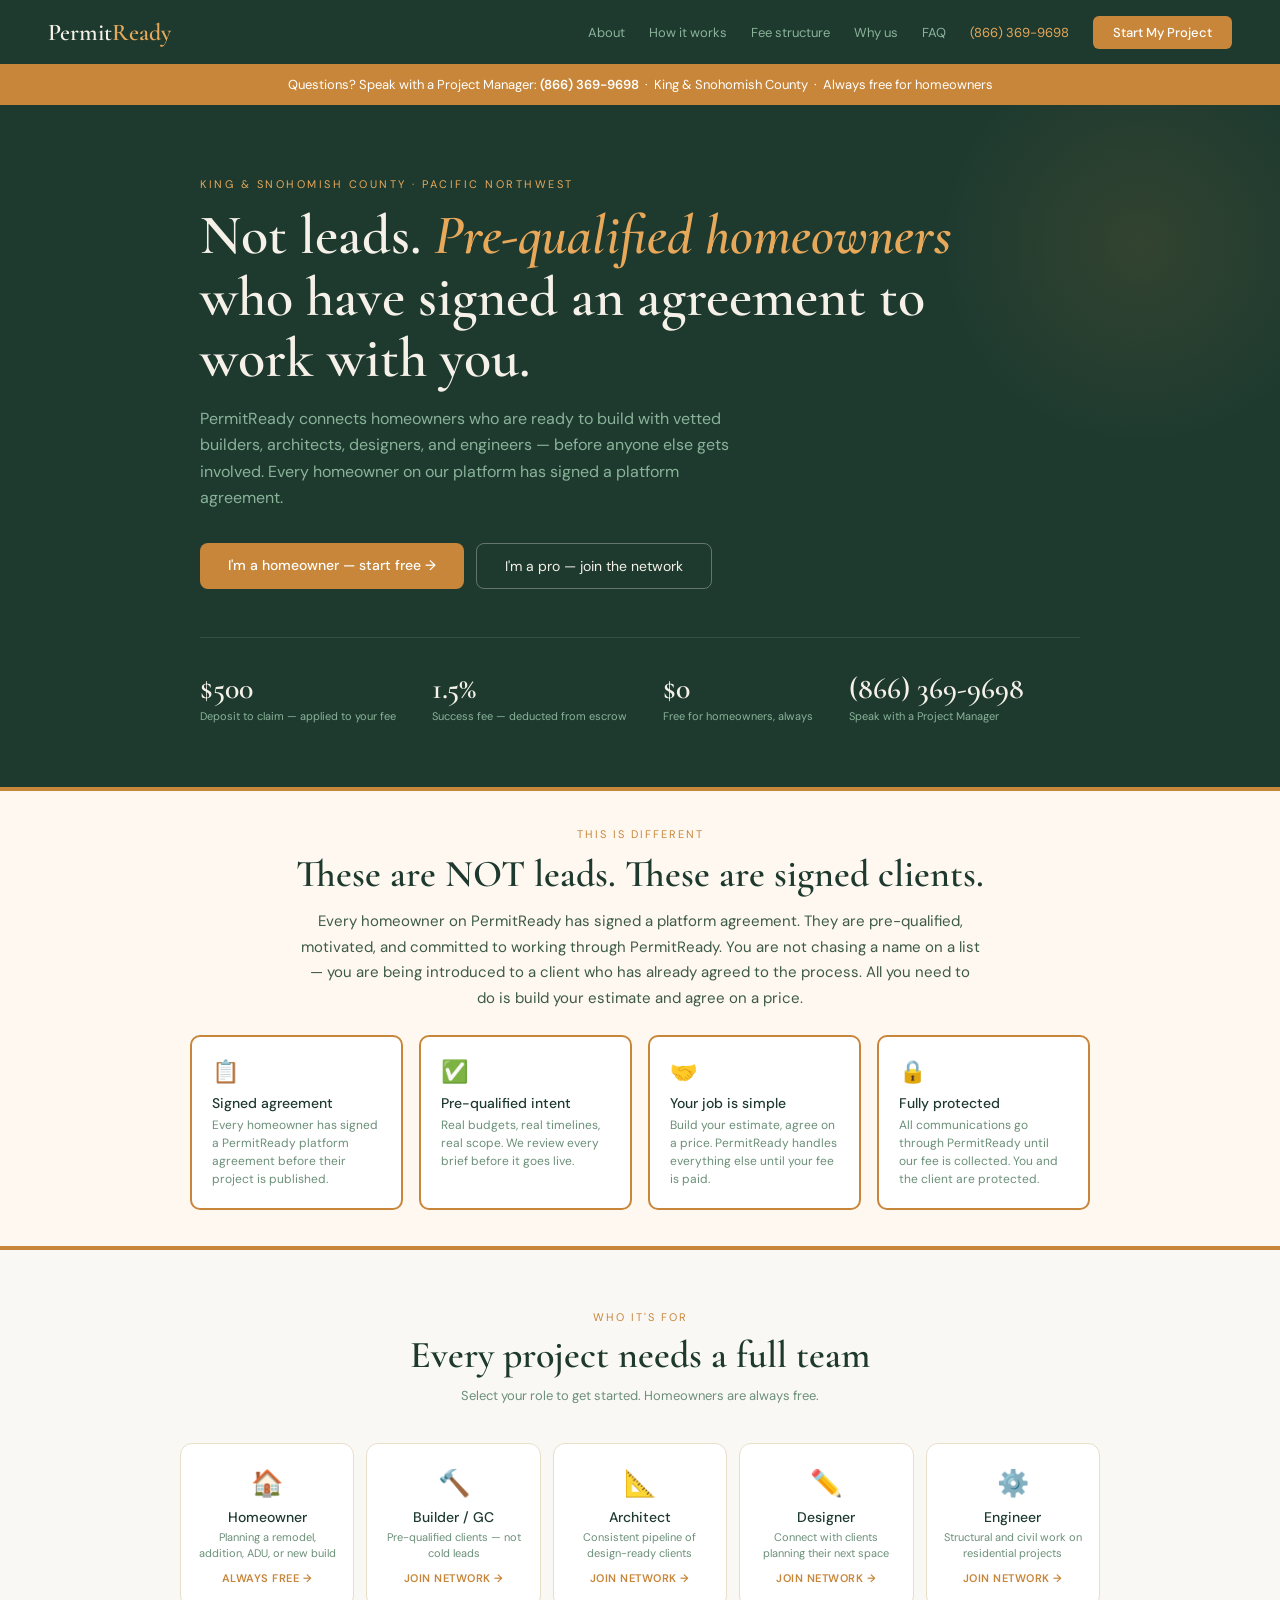
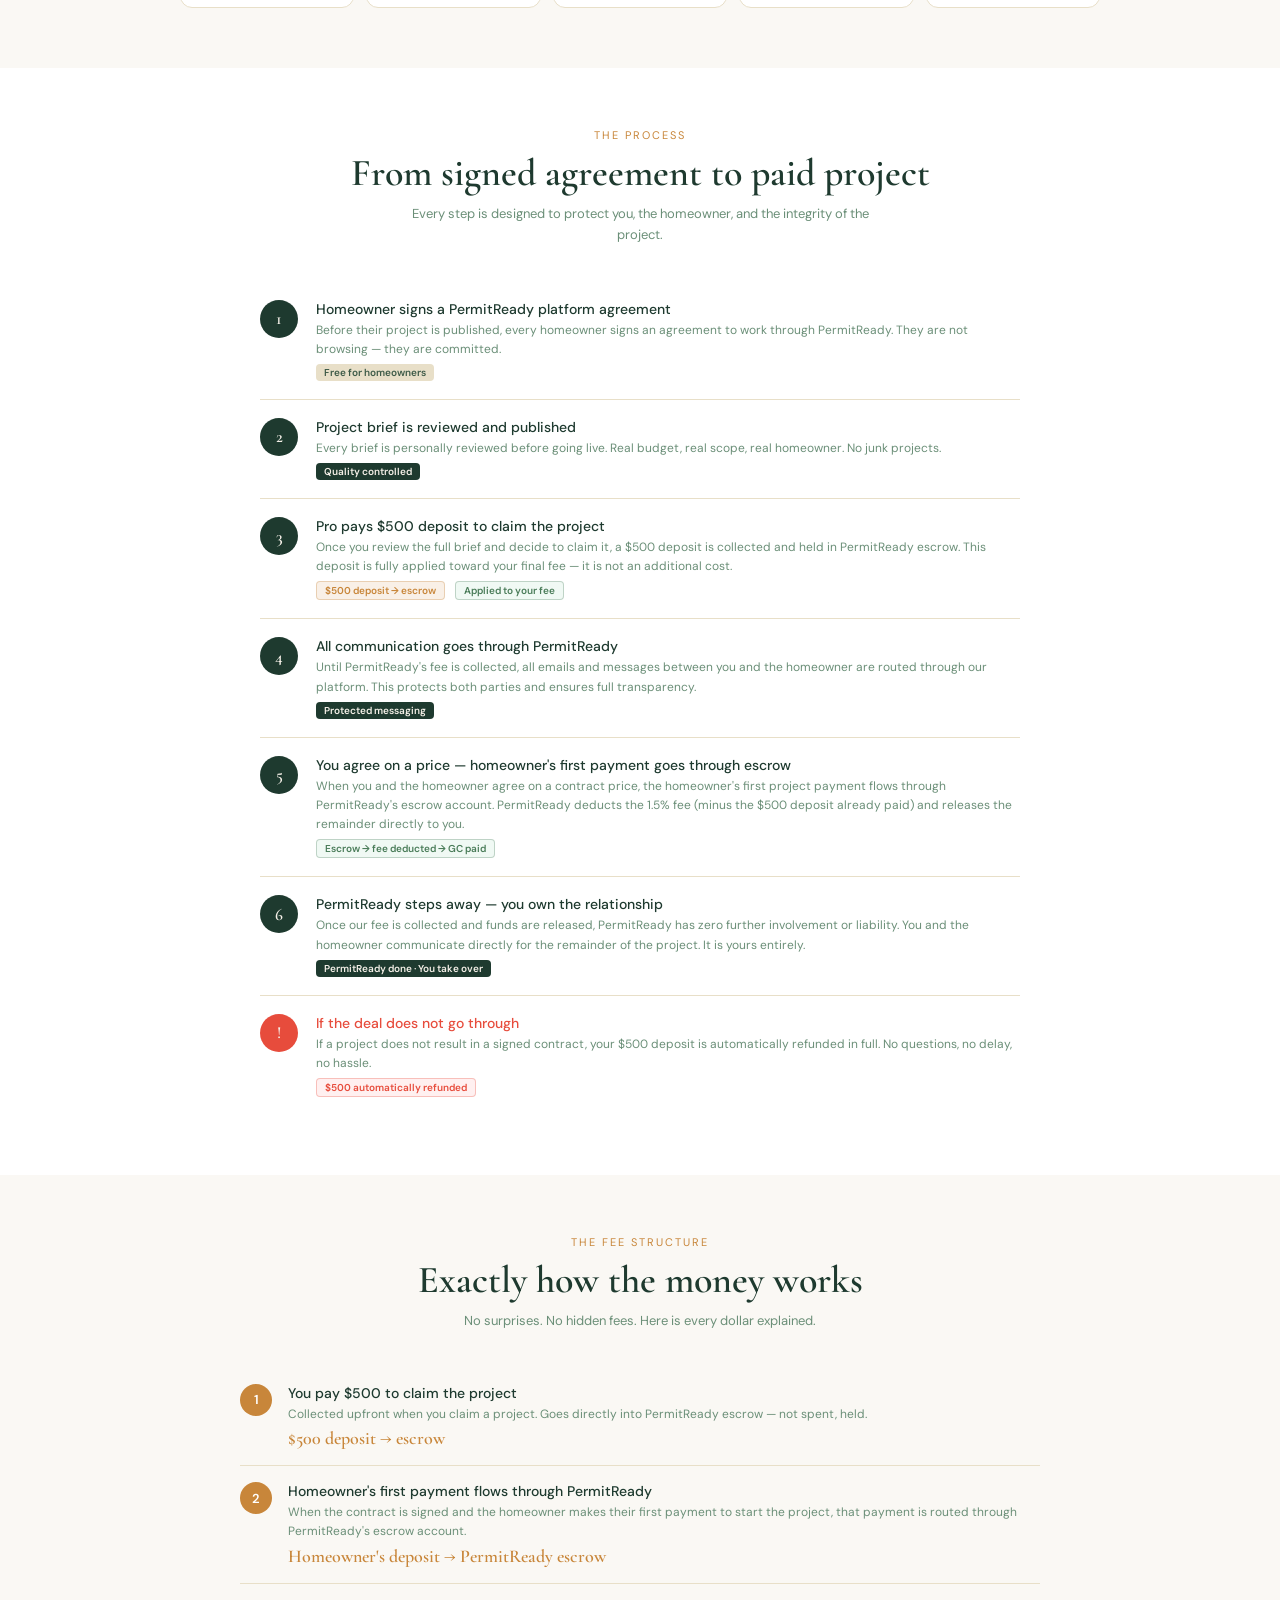
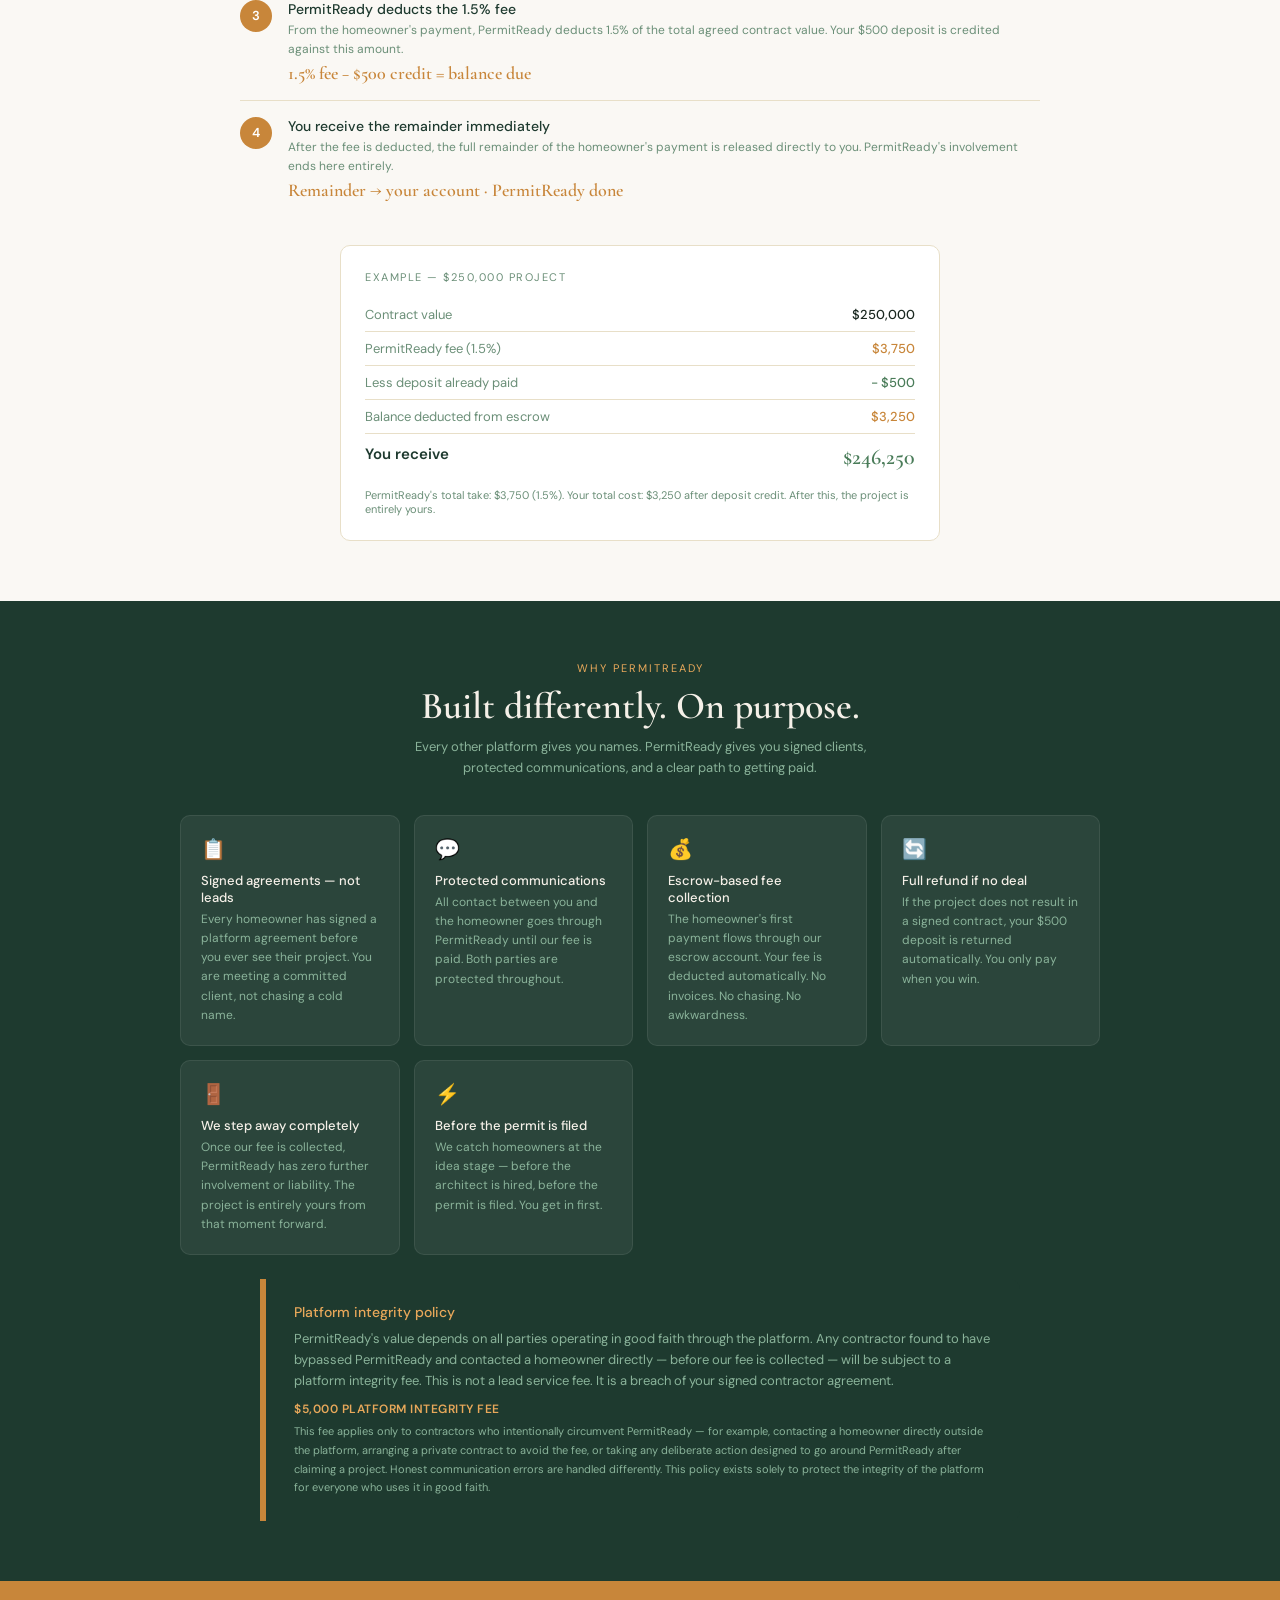
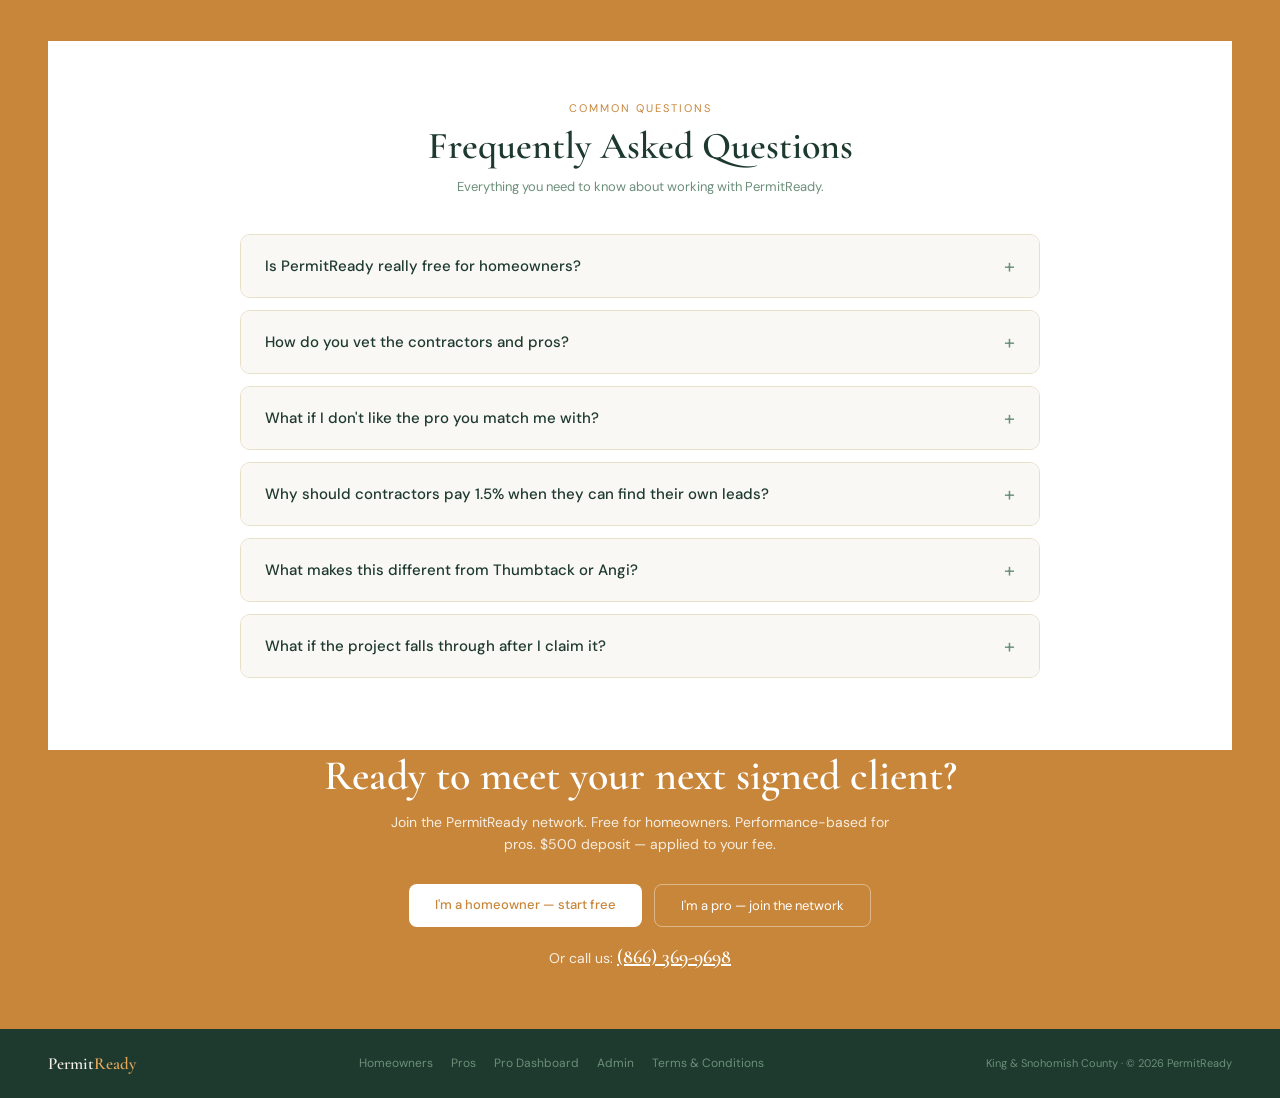
<file: index.html>
<!DOCTYPE html>
<html lang="en">
<head>
<!-- PWA Meta Tags -->
<link rel="manifest" href="manifest.json">
<meta name="theme-color" content="#1e3a2f">
<meta name="apple-mobile-web-app-capable" content="yes">
<meta name="apple-mobile-web-app-status-bar-style" content="black-translucent">
<meta name="apple-mobile-web-app-title" content="PermitReady">
<link rel="apple-touch-icon" href="icon-192.png">

<meta charset="UTF-8">
<link rel="icon" type="image/svg+xml" href="favicon.svg">
<meta name="viewport" content="width=device-width, initial-scale=1.0">
<title>PermitReady — Pre-Qualified Homeowners for King & Snohomish County Contractors</title>
<meta name="description" content="PermitReady connects pre-qualified homeowners with vetted builders, architects, designers and engineers in King and Snohomish County. Not leads — signed agreements.">
<link href="https://fonts.googleapis.com/css2?family=Cormorant+Garamond:ital,wght@0,500;0,600;0,700;1,600&family=DM+Sans:wght@300;400;500&display=swap" rel="stylesheet">
<style>
*,*::before,*::after{box-sizing:border-box;margin:0;padding:0}
:root{--forest:#1e3a2f;--moss:#4a7c59;--sage:#8ab39a;--cream:#f5f0e8;--sand:#e8dfc8;--warm:#faf8f4;--txt:#1a2820;--txtm:#3d5a47;--txtl:#6b8f78;--accent:#c8863a;--acl:#e8a85a;--border:#e8dfc8}
body{font-family:'DM Sans',sans-serif;background:#fff;color:var(--txt)}
nav{background:var(--forest);padding:0 48px;display:flex;align-items:center;justify-content:space-between;height:64px}
.nav-logo{font-family:'Cormorant Garamond',serif;font-size:24px;font-weight:600;color:var(--cream)}
.nav-logo span{color:var(--acl)}
.nav-links{display:flex;gap:24px;align-items:center}
.nav-link{font-size:13px;color:var(--sage);text-decoration:none;transition:color .15s}
.nav-link:hover{color:var(--cream)}
.btn-nav{padding:8px 20px;background:var(--accent);color:#fff;border:none;border-radius:6px;font-family:'DM Sans',sans-serif;font-size:13px;font-weight:500;cursor:pointer;text-decoration:none;transition:all .2s}
.btn-nav:hover{background:var(--acl);color:var(--forest)}
.phone-bar{background:var(--accent);padding:12px 48px;text-align:center;font-size:13px;color:#fff}
.phone-bar a{color:#fff;font-weight:600;text-decoration:none}

/* HERO */
.hero{background:var(--forest);padding:72px 48px 64px;overflow:hidden;position:relative}
.hero::before{content:'';position:absolute;top:-60px;right:-60px;width:400px;height:400px;background:radial-gradient(circle,rgba(200,134,58,.12) 0%,transparent 70%);border-radius:50%}
.hero-inner{max-width:880px;margin:0 auto;position:relative;z-index:1}
.hero-eyebrow{font-size:11px;letter-spacing:2.5px;text-transform:uppercase;color:var(--acl);margin-bottom:14px}
.hero-title{font-family:'Cormorant Garamond',serif;font-size:clamp(30px,5vw,56px);font-weight:600;color:var(--cream);line-height:1.1;margin-bottom:16px;max-width:760px}
.hero-title em{font-style:italic;color:var(--acl)}
.hero-sub{font-size:16px;color:var(--sage);max-width:560px;line-height:1.65;margin-bottom:32px}
.hero-btns{display:flex;gap:12px;flex-wrap:wrap;margin-bottom:48px}
.btn-primary{background:var(--accent);color:#fff;padding:13px 28px;border-radius:8px;font-family:'DM Sans',sans-serif;font-size:14px;font-weight:500;text-decoration:none;display:inline-block;transition:all .2s;border:none;cursor:pointer}
.btn-primary:hover{background:var(--acl);color:var(--forest)}
.btn-ghost{background:transparent;color:var(--cream);border:1.5px solid rgba(255,255,255,.3);padding:13px 28px;border-radius:8px;font-family:'DM Sans',sans-serif;font-size:14px;text-decoration:none;display:inline-block;transition:all .2s}
.btn-ghost:hover{border-color:var(--sage);color:var(--sage)}
.hero-stats{display:flex;gap:36px;padding-top:32px;border-top:1px solid rgba(255,255,255,.1);flex-wrap:wrap}
.stat-val{font-family:'Cormorant Garamond',serif;font-size:30px;font-weight:600;color:var(--cream)}
.stat-lbl{font-size:11px;color:var(--sage);margin-top:2px}

/* NOT LEADS BANNER */
.not-leads{background:#fff8f0;border-top:4px solid var(--accent);border-bottom:4px solid var(--accent);padding:36px 48px;text-align:center}
.not-leads-eyebrow{font-size:11px;letter-spacing:2px;text-transform:uppercase;color:var(--accent);margin-bottom:10px}
.not-leads-title{font-family:'Cormorant Garamond',serif;font-size:clamp(24px,3.5vw,38px);font-weight:600;color:var(--forest);margin-bottom:12px}
.not-leads-sub{font-size:15px;color:var(--txtm);max-width:680px;margin:0 auto 24px;line-height:1.7}
.not-leads-grid{display:grid;grid-template-columns:repeat(auto-fit,minmax(200px,1fr));gap:16px;max-width:900px;margin:0 auto}
.nl-card{background:#fff;border:2px solid var(--accent);border-radius:10px;padding:20px;text-align:left}
.nl-card-icon{font-size:22px;margin-bottom:8px}
.nl-card-title{font-size:14px;font-weight:500;color:var(--forest);margin-bottom:4px}
.nl-card-desc{font-size:12px;color:var(--txtl);line-height:1.5}

/* SECTIONS */
.section{padding:60px 48px}
.section-eyebrow{font-size:11px;letter-spacing:2px;text-transform:uppercase;color:var(--accent);margin-bottom:8px;text-align:center}
.section-title{font-family:'Cormorant Garamond',serif;font-size:clamp(24px,3.5vw,38px);font-weight:600;color:var(--forest);text-align:center;margin-bottom:8px}
.section-sub{font-size:13px;color:var(--txtl);text-align:center;max-width:480px;margin:0 auto 36px;line-height:1.6}

/* ROLES */
.role-grid{display:grid;grid-template-columns:repeat(auto-fit,minmax(170px,1fr));gap:12px;max-width:920px;margin:0 auto}
.role-card{background:#fff;border:1.5px solid var(--border);border-radius:12px;padding:22px 16px;text-align:center;cursor:pointer;transition:all .2s;text-decoration:none;display:block}
.role-card:hover{border-color:var(--moss);transform:translateY(-3px);box-shadow:0 6px 20px rgba(30,58,47,.1)}
.role-icon{font-size:26px;margin-bottom:8px;display:block}
.role-name{font-size:14px;font-weight:500;color:var(--forest);margin-bottom:4px}
.role-desc{font-size:11px;color:var(--txtl);line-height:1.4;margin-bottom:10px}
.role-cta{font-size:11px;font-weight:600;color:var(--accent);text-transform:uppercase;letter-spacing:.5px}

/* HOW IT WORKS */
.steps{max-width:760px;margin:0 auto}
.step-row{display:flex;gap:18px;padding:18px 0;border-bottom:1px solid var(--border)}
.step-row:last-child{border-bottom:none}
.step-num{width:38px;height:38px;background:var(--forest);border-radius:50%;display:flex;align-items:center;justify-content:center;font-family:'Cormorant Garamond',serif;font-size:17px;font-weight:600;color:var(--cream);flex-shrink:0}
.step-title{font-size:14px;font-weight:500;color:var(--forest);margin-bottom:3px}
.step-desc{font-size:12px;color:var(--txtl);line-height:1.6}
.step-tag{display:inline-block;font-size:10px;padding:2px 8px;border-radius:4px;margin-top:5px;font-weight:600}
.tag-deposit{background:rgba(200,134,58,.12);color:var(--accent);border:1px solid rgba(200,134,58,.3)}
.tag-escrow{background:#f0f9f4;color:var(--moss);border:1px solid rgba(74,124,89,.3)}
.tag-protected{background:var(--forest);color:var(--cream)}
.tag-free{background:var(--sand);color:var(--txtm)}

/* MONEY FLOW */
.money-flow{max-width:800px;margin:0 auto}
.mf-row{display:flex;gap:16px;padding:16px 0;border-bottom:1px solid var(--border);align-items:flex-start}
.mf-row:last-child{border-bottom:none}
.mf-step{width:32px;height:32px;background:var(--accent);border-radius:50%;display:flex;align-items:center;justify-content:center;font-size:13px;font-weight:600;color:#fff;flex-shrink:0}
.mf-title{font-size:14px;font-weight:500;color:var(--forest);margin-bottom:3px}
.mf-desc{font-size:12px;color:var(--txtl);line-height:1.6}
.mf-amount{font-family:'Cormorant Garamond',serif;font-size:18px;font-weight:600;color:var(--accent);margin-top:3px}

/* WHY DIFFERENT */
.why-grid{display:grid;grid-template-columns:repeat(auto-fit,minmax(190px,1fr));gap:14px;max-width:920px;margin:0 auto}
.why-card{background:rgba(255,255,255,.06);border:1px solid rgba(255,255,255,.08);border-radius:10px;padding:20px}
.why-icon{font-size:20px;margin-bottom:10px}
.why-title{font-size:13px;font-weight:500;color:var(--cream);margin-bottom:4px}
.why-desc{font-size:12px;color:var(--sage);line-height:1.6}

/* PENALTY BOX */
.penalty-box{background:var(--forest);border-left:6px solid var(--accent);border-radius:0 10px 10px 0;padding:24px 28px;max-width:760px;margin:24px auto 0}
.penalty-title{font-size:14px;font-weight:500;color:var(--acl);margin-bottom:8px}
.penalty-desc{font-size:13px;color:var(--sage);line-height:1.6}
.penalty-amount{font-family:'Cormorant Garamond',serif;font-size:32px;font-weight:600;color:var(--acl);margin-top:8px}

/* CTA */
.cta-sec{background:var(--accent);padding:60px 48px;text-align:center}
.cta-title{font-family:'Cormorant Garamond',serif;font-size:clamp(24px,4vw,42px);font-weight:600;color:#fff;margin-bottom:10px}
.cta-sub{font-size:14px;color:rgba(255,255,255,.85);margin-bottom:28px;max-width:500px;margin-left:auto;margin-right:auto;line-height:1.6}
.cta-btns{display:flex;gap:12px;justify-content:center;flex-wrap:wrap;margin-bottom:18px}
.btn-white{background:#fff;color:var(--accent);padding:12px 26px;border-radius:8px;font-family:'DM Sans',sans-serif;font-size:13px;font-weight:500;text-decoration:none;display:inline-block;transition:all .2s;border:none;cursor:pointer}
.btn-white:hover{background:var(--cream)}
.btn-ghost2{background:transparent;color:#fff;border:1.5px solid rgba(255,255,255,.4);padding:12px 26px;border-radius:8px;font-family:'DM Sans',sans-serif;font-size:13px;text-decoration:none;display:inline-block;transition:all .2s}
.btn-ghost2:hover{border-color:#fff}

/* FOOTER */
.footer{background:var(--forest);padding:24px 48px;display:flex;align-items:center;justify-content:space-between;flex-wrap:wrap;gap:12px}
.footer-logo{font-family:'Cormorant Garamond',serif;font-size:17px;font-weight:600;color:var(--cream)}
.footer-logo span{color:var(--acl)}
.footer-links{display:flex;gap:18px;flex-wrap:wrap}
.footer-link{font-size:12px;color:var(--txtl);text-decoration:none}
.footer-link:hover{color:var(--sage)}
.footer-copy{font-size:11px;color:var(--txtl)}
.hamburger{display:none;background:none;border:none;cursor:pointer;padding:8px;flex-direction:column;gap:5px}
.hamburger span{display:block;width:24px;height:2px;background:var(--cream);transition:all .3s}
.mobile-nav{display:none;position:absolute;top:64px;left:0;right:0;background:var(--forest);padding:20px;border-top:1px solid rgba(255,255,255,.1)}
.mobile-nav a{display:block;padding:12px 0;color:var(--sage);text-decoration:none;font-size:14px;border-bottom:1px solid rgba(255,255,255,.08)}
.mobile-nav a:last-child{border-bottom:none}
.mobile-nav a:hover{color:var(--cream)}
.mobile-nav .btn-nav{display:inline-block;margin-top:16px;text-align:center;width:100%}
@media(max-width:768px){.nav-links{display:none}.hamburger{display:flex}.mobile-nav.open{display:block}nav{position:relative}}
</style>
</head>
<body>

<nav>
  <div class="nav-logo">Permit<span>Ready</span></div>
  <div class="nav-links">
    <a class="nav-link" href="about.html">About</a>
    <a class="nav-link" href="#how">How it works</a>
    <a class="nav-link" href="#money">Fee structure</a>
    <a class="nav-link" href="#why">Why us</a>
    <a class="nav-link" href="#faq">FAQ</a>
    <a class="nav-link" style="color:var(--acl)" href="tel:8663699698">(866) 369-9698</a>
    <a class="btn-nav" href="homeowner.html">Start My Project</a>
  </div>
<button class="hamburger" onclick="document.getElementById('mobile-nav').classList.toggle('open')">
    <span></span><span></span><span></span>
  </button>
  <div class="mobile-nav" id="mobile-nav">
    <a href="about.html">About</a>
    <a href="#how">How it works</a>
    <a href="#money">Fee structure</a>
    <a href="#faq">FAQ</a>
    <a href="contact.html">Contact</a>
    <a href="tel:8663699698">(866) 369-9698</a>
    <a class="btn-nav" href="homeowner.html">Start My Project</a>
  </div>
</nav>

<div class="phone-bar">
  Questions? Speak with a Project Manager: <a href="tel:8663699698">(866) 369-9698</a> &nbsp;·&nbsp; King &amp; Snohomish County &nbsp;·&nbsp; Always free for homeowners
</div>

<!-- HERO -->
<section class="hero">
  <div class="hero-inner">
    <div class="hero-eyebrow">King &amp; Snohomish County · Pacific Northwest</div>
    <h1 class="hero-title">Not leads. <em>Pre-qualified homeowners</em> who have signed an agreement to work with you.</h1>
    <p class="hero-sub">PermitReady connects homeowners who are ready to build with vetted builders, architects, designers, and engineers — before anyone else gets involved. Every homeowner on our platform has signed a platform agreement.</p>
    <div class="hero-btns">
      <a class="btn-primary" href="homeowner.html">I'm a homeowner — start free →</a>
      <a class="btn-ghost" href="register.html">I'm a pro — join the network</a>
    </div>
    <div class="hero-stats">
      <div><div class="stat-val">$500</div><div class="stat-lbl">Deposit to claim — applied to your fee</div></div>
      <div><div class="stat-val">1.5%</div><div class="stat-lbl">Success fee — deducted from escrow</div></div>
      <div><div class="stat-val">$0</div><div class="stat-lbl">Free for homeowners, always</div></div>
      <div><div class="stat-val">(866) 369-9698</div><div class="stat-lbl">Speak with a Project Manager</div></div>
    </div>
  </div>
</section>

<!-- NOT LEADS BANNER -->
<section class="not-leads">
  <div class="not-leads-eyebrow">This is different</div>
  <h2 class="not-leads-title">These are NOT leads. These are signed clients.</h2>
  <p class="not-leads-sub">Every homeowner on PermitReady has signed a platform agreement. They are pre-qualified, motivated, and committed to working through PermitReady. You are not chasing a name on a list — you are being introduced to a client who has already agreed to the process. All you need to do is build your estimate and agree on a price.</p>
  <div class="not-leads-grid">
    <div class="nl-card">
      <div class="nl-card-icon">📋</div>
      <div class="nl-card-title">Signed agreement</div>
      <div class="nl-card-desc">Every homeowner has signed a PermitReady platform agreement before their project is published.</div>
    </div>
    <div class="nl-card">
      <div class="nl-card-icon">✅</div>
      <div class="nl-card-title">Pre-qualified intent</div>
      <div class="nl-card-desc">Real budgets, real timelines, real scope. We review every brief before it goes live.</div>
    </div>
    <div class="nl-card">
      <div class="nl-card-icon">🤝</div>
      <div class="nl-card-title">Your job is simple</div>
      <div class="nl-card-desc">Build your estimate, agree on a price. PermitReady handles everything else until your fee is paid.</div>
    </div>
    <div class="nl-card">
      <div class="nl-card-icon">🔒</div>
      <div class="nl-card-title">Fully protected</div>
      <div class="nl-card-desc">All communications go through PermitReady until our fee is collected. You and the client are protected.</div>
    </div>
  </div>
</section>

<!-- WHO IT'S FOR -->
<section class="section" style="background:var(--warm)">
  <div class="section-eyebrow">Who it's for</div>
  <h2 class="section-title">Every project needs a full team</h2>
  <p class="section-sub">Select your role to get started. Homeowners are always free.</p>
  <div class="role-grid">
    <a class="role-card" href="homeowner.html"><span class="role-icon">🏠</span><div class="role-name">Homeowner</div><div class="role-desc">Planning a remodel, addition, ADU, or new build</div><div class="role-cta">Always free →</div></a>
    <a class="role-card" href="register.html?type=gc"><span class="role-icon">🔨</span><div class="role-name">Builder / GC</div><div class="role-desc">Pre-qualified clients — not cold leads</div><div class="role-cta">Join network →</div></a>
    <a class="role-card" href="register.html?type=architect"><span class="role-icon">📐</span><div class="role-name">Architect</div><div class="role-desc">Consistent pipeline of design-ready clients</div><div class="role-cta">Join network →</div></a>
    <a class="role-card" href="register.html?type=designer"><span class="role-icon">✏️</span><div class="role-name">Designer</div><div class="role-desc">Connect with clients planning their next space</div><div class="role-cta">Join network →</div></a>
    <a class="role-card" href="register.html?type=engineer"><span class="role-icon">⚙️</span><div class="role-name">Engineer</div><div class="role-desc">Structural and civil work on residential projects</div><div class="role-cta">Join network →</div></a>
  </div>
</section>

<!-- HOW IT WORKS -->
<section class="section" style="background:#fff" id="how">
  <div class="section-eyebrow">The process</div>
  <h2 class="section-title">From signed agreement to paid project</h2>
  <p class="section-sub">Every step is designed to protect you, the homeowner, and the integrity of the project.</p>
  <div class="steps">
    <div class="step-row">
      <div class="step-num">1</div>
      <div>
        <div class="step-title">Homeowner signs a PermitReady platform agreement</div>
        <div class="step-desc">Before their project is published, every homeowner signs an agreement to work through PermitReady. They are not browsing — they are committed.</div>
        <span class="step-tag tag-free">Free for homeowners</span>
      </div>
    </div>
    <div class="step-row">
      <div class="step-num">2</div>
      <div>
        <div class="step-title">Project brief is reviewed and published</div>
        <div class="step-desc">Every brief is personally reviewed before going live. Real budget, real scope, real homeowner. No junk projects.</div>
        <span class="step-tag tag-protected">Quality controlled</span>
      </div>
    </div>
    <div class="step-row">
      <div class="step-num">3</div>
      <div>
        <div class="step-title">Pro pays $500 deposit to claim the project</div>
        <div class="step-desc">Once you review the full brief and decide to claim it, a $500 deposit is collected and held in PermitReady escrow. This deposit is fully applied toward your final fee — it is not an additional cost.</div>
        <span class="step-tag tag-deposit">$500 deposit → escrow</span>
        <span class="step-tag tag-escrow" style="margin-left:6px">Applied to your fee</span>
      </div>
    </div>
    <div class="step-row">
      <div class="step-num">4</div>
      <div>
        <div class="step-title">All communication goes through PermitReady</div>
        <div class="step-desc">Until PermitReady's fee is collected, all emails and messages between you and the homeowner are routed through our platform. This protects both parties and ensures full transparency.</div>
        <span class="step-tag tag-protected">Protected messaging</span>
      </div>
    </div>
    <div class="step-row">
      <div class="step-num">5</div>
      <div>
        <div class="step-title">You agree on a price — homeowner's first payment goes through escrow</div>
        <div class="step-desc">When you and the homeowner agree on a contract price, the homeowner's first project payment flows through PermitReady's escrow account. PermitReady deducts the 1.5% fee (minus the $500 deposit already paid) and releases the remainder directly to you.</div>
        <span class="step-tag tag-escrow">Escrow → fee deducted → GC paid</span>
      </div>
    </div>
    <div class="step-row">
      <div class="step-num">6</div>
      <div>
        <div class="step-title">PermitReady steps away — you own the relationship</div>
        <div class="step-desc">Once our fee is collected and funds are released, PermitReady has zero further involvement or liability. You and the homeowner communicate directly for the remainder of the project. It is yours entirely.</div>
        <span class="step-tag tag-protected">PermitReady done · You take over</span>
      </div>
    </div>
    <div class="step-row">
      <div class="step-num" style="background:#e74c3c">!</div>
      <div>
        <div class="step-title" style="color:#e74c3c">If the deal does not go through</div>
        <div class="step-desc">If a project does not result in a signed contract, your $500 deposit is automatically refunded in full. No questions, no delay, no hassle.</div>
        <span class="step-tag" style="background:#fff0f0;color:#e74c3c;border:1px solid rgba(231,76,60,.3)">$500 automatically refunded</span>
      </div>
    </div>
  </div>
</section>

<!-- MONEY FLOW -->
<section class="section" style="background:var(--warm)" id="money">
  <div class="section-eyebrow">The fee structure</div>
  <h2 class="section-title">Exactly how the money works</h2>
  <p class="section-sub">No surprises. No hidden fees. Here is every dollar explained.</p>
  <div class="money-flow">
    <div class="mf-row">
      <div class="mf-step">1</div>
      <div>
        <div class="mf-title">You pay $500 to claim the project</div>
        <div class="mf-desc">Collected upfront when you claim a project. Goes directly into PermitReady escrow — not spent, held.</div>
        <div class="mf-amount">$500 deposit → escrow</div>
      </div>
    </div>
    <div class="mf-row">
      <div class="mf-step">2</div>
      <div>
        <div class="mf-title">Homeowner's first payment flows through PermitReady</div>
        <div class="mf-desc">When the contract is signed and the homeowner makes their first payment to start the project, that payment is routed through PermitReady's escrow account.</div>
        <div class="mf-amount">Homeowner's deposit → PermitReady escrow</div>
      </div>
    </div>
    <div class="mf-row">
      <div class="mf-step">3</div>
      <div>
        <div class="mf-title">PermitReady deducts the 1.5% fee</div>
        <div class="mf-desc">From the homeowner's payment, PermitReady deducts 1.5% of the total agreed contract value. Your $500 deposit is credited against this amount.</div>
        <div class="mf-amount">1.5% fee − $500 credit = balance due</div>
      </div>
    </div>
    <div class="mf-row">
      <div class="mf-step">4</div>
      <div>
        <div class="mf-title">You receive the remainder immediately</div>
        <div class="mf-desc">After the fee is deducted, the full remainder of the homeowner's payment is released directly to you. PermitReady's involvement ends here entirely.</div>
        <div class="mf-amount">Remainder → your account · PermitReady done</div>
      </div>
    </div>
  </div>

  <!-- EXAMPLE -->
  <div style="background:white;border:1px solid var(--border);border-radius:10px;padding:24px;max-width:600px;margin:28px auto 0">
    <div style="font-size:11px;letter-spacing:1.5px;text-transform:uppercase;color:var(--txtl);margin-bottom:14px">Example — $250,000 project</div>
    <div style="display:flex;justify-content:space-between;padding:8px 0;border-bottom:1px solid var(--border);font-size:13px"><span style="color:var(--txtl)">Contract value</span><span style="font-weight:500">$250,000</span></div>
    <div style="display:flex;justify-content:space-between;padding:8px 0;border-bottom:1px solid var(--border);font-size:13px"><span style="color:var(--txtl)">PermitReady fee (1.5%)</span><span style="font-weight:500;color:var(--accent)">$3,750</span></div>
    <div style="display:flex;justify-content:space-between;padding:8px 0;border-bottom:1px solid var(--border);font-size:13px"><span style="color:var(--txtl)">Less deposit already paid</span><span style="font-weight:500;color:var(--moss)">− $500</span></div>
    <div style="display:flex;justify-content:space-between;padding:8px 0;border-bottom:1px solid var(--border);font-size:13px"><span style="color:var(--txtl)">Balance deducted from escrow</span><span style="font-weight:500;color:var(--accent)">$3,250</span></div>
    <div style="display:flex;justify-content:space-between;padding:10px 0;font-size:15px;font-weight:600"><span style="color:var(--forest)">You receive</span><span style="color:var(--moss);font-family:'Cormorant Garamond',serif;font-size:22px">$246,250</span></div>
    <div style="font-size:11px;color:var(--txtl);margin-top:8px">PermitReady's total take: $3,750 (1.5%). Your total cost: $3,250 after deposit credit. After this, the project is entirely yours.</div>
  </div>
</section>

<!-- WHY DIFFERENT -->
<section class="section" style="background:var(--forest)" id="why">
  <div class="section-eyebrow" style="color:var(--acl)">Why PermitReady</div>
  <h2 class="section-title" style="color:var(--cream)">Built differently. On purpose.</h2>
  <p class="section-sub" style="color:var(--sage)">Every other platform gives you names. PermitReady gives you signed clients, protected communications, and a clear path to getting paid.</p>
  <div class="why-grid">
    <div class="why-card"><div class="why-icon">📋</div><div class="why-title">Signed agreements — not leads</div><div class="why-desc">Every homeowner has signed a platform agreement before you ever see their project. You are meeting a committed client, not chasing a cold name.</div></div>
    <div class="why-card"><div class="why-icon">💬</div><div class="why-title">Protected communications</div><div class="why-desc">All contact between you and the homeowner goes through PermitReady until our fee is paid. Both parties are protected throughout.</div></div>
    <div class="why-card"><div class="why-icon">💰</div><div class="why-title">Escrow-based fee collection</div><div class="why-desc">The homeowner's first payment flows through our escrow account. Your fee is deducted automatically. No invoices. No chasing. No awkwardness.</div></div>
    <div class="why-card"><div class="why-icon">🔄</div><div class="why-title">Full refund if no deal</div><div class="why-desc">If the project does not result in a signed contract, your $500 deposit is returned automatically. You only pay when you win.</div></div>
    <div class="why-card"><div class="why-icon">🚪</div><div class="why-title">We step away completely</div><div class="why-desc">Once our fee is collected, PermitReady has zero further involvement or liability. The project is entirely yours from that moment forward.</div></div>
    <div class="why-card"><div class="why-icon">⚡</div><div class="why-title">Before the permit is filed</div><div class="why-desc">We catch homeowners at the idea stage — before the architect is hired, before the permit is filed. You get in first.</div></div>
  </div>

  <!-- PENALTY BOX -->
  <div class="penalty-box">
    <div class="penalty-title">Platform integrity policy</div>
    <div class="penalty-desc">PermitReady's value depends on all parties operating in good faith through the platform. Any contractor found to have bypassed PermitReady and contacted a homeowner directly — before our fee is collected — will be subject to a platform integrity fee. This is not a lead service fee. It is a breach of your signed contractor agreement.</div>
    <div style="font-size:12px;font-weight:600;color:var(--acl);margin-top:10px;letter-spacing:.5px;text-transform:uppercase">$5,000 platform integrity fee</div><div style="font-size:11px;color:var(--sage);margin-top:5px;line-height:1.7">This fee applies only to contractors who intentionally circumvent PermitReady — for example, contacting a homeowner directly outside the platform, arranging a private contract to avoid the fee, or taking any deliberate action designed to go around PermitReady after claiming a project. Honest communication errors are handled differently. This policy exists solely to protect the integrity of the platform for everyone who uses it in good faith.</div>
  </div>
</section>

<!-- CTA -->
<section class="cta-sec">

<!-- FAQ -->
<section class="section" style="background:#fff" id="faq">
  <div class="section-eyebrow">Common questions</div>
  <h2 class="section-title">Frequently Asked Questions</h2>
  <p class="section-sub">Everything you need to know about working with PermitReady.</p>
  
  <div style="max-width:800px;margin:0 auto">
    <div style="margin-bottom:12px;border:1px solid #e8dfc8;border-radius:10px;overflow:hidden">
      <div onclick="this.parentElement.classList.toggle('open')" style="padding:18px 24px;background:#faf8f4;cursor:pointer;display:flex;justify-content:space-between;align-items:center">
        <span style="font-size:15px;font-weight:500;color:#1e3a2f">Is PermitReady really free for homeowners?</span>
        <span style="font-size:20px;color:#6b8f78;transition:transform .2s">+</span>
      </div>
      <div style="max-height:0;overflow:hidden;transition:max-height .3s ease">
        <div style="padding:18px 24px;font-size:14px;color:#3d5a47;line-height:1.7;border-top:1px solid #e8dfc8">
          Yes, 100% free. Homeowners never pay PermitReady anything — not now, not ever. Our fee comes from the professional who wins your project, and only after you've signed a contract with them. You get matched with vetted pros at no cost.
        </div>
      </div>
    </div>

    <div style="margin-bottom:12px;border:1px solid #e8dfc8;border-radius:10px;overflow:hidden">
      <div onclick="this.parentElement.classList.toggle('open')" style="padding:18px 24px;background:#faf8f4;cursor:pointer;display:flex;justify-content:space-between;align-items:center">
        <span style="font-size:15px;font-weight:500;color:#1e3a2f">How do you vet the contractors and pros?</span>
        <span style="font-size:20px;color:#6b8f78;transition:transform .2s">+</span>
      </div>
      <div style="max-height:0;overflow:hidden;transition:max-height .3s ease">
        <div style="padding:18px 24px;font-size:14px;color:#3d5a47;line-height:1.7;border-top:1px solid #e8dfc8">
          Every pro on PermitReady is manually reviewed. We verify active Washington State licenses, check insurance coverage, review past project history, and confirm they're in good standing. We only approve established professionals with a track record in King and Snohomish County.
        </div>
      </div>
    </div>

    <div style="margin-bottom:12px;border:1px solid #e8dfc8;border-radius:10px;overflow:hidden">
      <div onclick="this.parentElement.classList.toggle('open')" style="padding:18px 24px;background:#faf8f4;cursor:pointer;display:flex;justify-content:space-between;align-items:center">
        <span style="font-size:15px;font-weight:500;color:#1e3a2f">What if I don't like the pro you match me with?</span>
        <span style="font-size:20px;color:#6b8f78;transition:transform .2s">+</span>
      </div>
      <div style="max-height:0;overflow:hidden;transition:max-height .3s ease">
        <div style="padding:18px 24px;font-size:14px;color:#3d5a47;line-height:1.7;border-top:1px solid #e8dfc8">
          No obligation whatsoever. If the match isn't right, just let us know. You're never locked in, and we can connect you with a different professional. Our goal is finding you the right fit, not just any fit.
        </div>
      </div>
    </div>

    <div style="margin-bottom:12px;border:1px solid #e8dfc8;border-radius:10px;overflow:hidden">
      <div onclick="this.parentElement.classList.toggle('open')" style="padding:18px 24px;background:#faf8f4;cursor:pointer;display:flex;justify-content:space-between;align-items:center">
        <span style="font-size:15px;font-weight:500;color:#1e3a2f">Why should contractors pay 1.5% when they can find their own leads?</span>
        <span style="font-size:20px;color:#6b8f78;transition:transform .2s">+</span>
      </div>
      <div style="max-height:0;overflow:hidden;transition:max-height .3s ease">
        <div style="padding:18px 24px;font-size:14px;color:#3d5a47;line-height:1.7;border-top:1px solid #e8dfc8">
          These aren't leads — they're signed clients. Every homeowner has already agreed to work with the pro who claims them. No competing bids, no tire-kickers, no chasing. You pay only on projects you actually win. Most contractors spend 5-10% of revenue on marketing for uncertain results. This is 1.5% for a done deal.
        </div>
      </div>
    </div>

    <div style="margin-bottom:12px;border:1px solid #e8dfc8;border-radius:10px;overflow:hidden">
      <div onclick="this.parentElement.classList.toggle('open')" style="padding:18px 24px;background:#faf8f4;cursor:pointer;display:flex;justify-content:space-between;align-items:center">
        <span style="font-size:15px;font-weight:500;color:#1e3a2f">What makes this different from Thumbtack or Angi?</span>
        <span style="font-size:20px;color:#6b8f78;transition:transform .2s">+</span>
      </div>
      <div style="max-height:0;overflow:hidden;transition:max-height .3s ease">
        <div style="padding:18px 24px;font-size:14px;color:#3d5a47;line-height:1.7;border-top:1px solid #e8dfc8">
          On those platforms, you're one of 5+ contractors bidding on the same job — and you pay just to send a quote. On PermitReady, when you claim a project, it's yours exclusively. No competition. The homeowner has already signed an agreement to work with you. You pay nothing until the project closes.
        </div>
      </div>
    </div>

    <div style="margin-bottom:12px;border:1px solid #e8dfc8;border-radius:10px;overflow:hidden">
      <div onclick="this.parentElement.classList.toggle('open')" style="padding:18px 24px;background:#faf8f4;cursor:pointer;display:flex;justify-content:space-between;align-items:center">
        <span style="font-size:15px;font-weight:500;color:#1e3a2f">What if the project falls through after I claim it?</span>
        <span style="font-size:20px;color:#6b8f78;transition:transform .2s">+</span>
      </div>
      <div style="max-height:0;overflow:hidden;transition:max-height .3s ease">
        <div style="padding:18px 24px;font-size:14px;color:#3d5a47;line-height:1.7;border-top:1px solid #e8dfc8">
          Your $500 deposit is fully refundable if the deal doesn't close — minus payment processing fees, which we credit back to your account for your next claim. You only pay the 1.5% success fee when money actually changes hands and the project moves forward.
        </div>
      </div>
    </div>
  </div>
</section>

<style>
.open > div:first-child span:last-child { transform: rotate(45deg); }
.open > div:last-child { max-height: 200px !important; }
.hamburger{display:none;background:none;border:none;cursor:pointer;padding:8px;flex-direction:column;gap:5px}
.hamburger span{display:block;width:24px;height:2px;background:var(--cream);transition:all .3s}
.mobile-nav{display:none;position:absolute;top:64px;left:0;right:0;background:var(--forest);padding:20px;border-top:1px solid rgba(255,255,255,.1)}
.mobile-nav a{display:block;padding:12px 0;color:var(--sage);text-decoration:none;font-size:14px;border-bottom:1px solid rgba(255,255,255,.08)}
.mobile-nav a:last-child{border-bottom:none}
.mobile-nav a:hover{color:var(--cream)}
.mobile-nav .btn-nav{display:inline-block;margin-top:16px;text-align:center;width:100%}
@media(max-width:768px){.nav-links{display:none}.hamburger{display:flex}.mobile-nav.open{display:block}nav{position:relative}}
</style>
  <h2 class="cta-title">Ready to meet your next signed client?</h2>
  <p class="cta-sub">Join the PermitReady network. Free for homeowners. Performance-based for pros. $500 deposit — applied to your fee.</p>
  <div class="cta-btns">
    <a class="btn-white" href="homeowner.html">I'm a homeowner — start free</a>
    <a class="btn-ghost2" href="register.html">I'm a pro — join the network</a>
  </div>
  <div style="color:rgba(255,255,255,.85);font-size:14px">Or call us: <a href="tel:8663699698" style="color:#fff;font-family:Cormorant Garamond,serif;font-size:20px;font-weight:600">(866) 369-9698</a></div>
</section>

<footer class="footer">
  <div class="footer-logo">Permit<span>Ready</span></div>
  <div class="footer-links">
    <a class="footer-link" href="homeowner.html">Homeowners</a>
    <a class="footer-link" href="register.html">Pros</a>
    <a class="footer-link" href="dashboard.html">Pro Dashboard</a>
    <a class="footer-link" href="admin.html">Admin</a>
    <a class="footer-link" href="terms.html">Terms & Conditions</a>
  </div>
  <div class="footer-copy">King &amp; Snohomish County · © 2026 PermitReady</div>
</footer>


<!-- PWA Install Banner -->
<style>
.pwa-install-banner{position:fixed;bottom:0;left:0;right:0;background:linear-gradient(135deg,#1e3a2f,#2d5441);padding:16px 20px;display:none;align-items:center;justify-content:space-between;gap:12px;z-index:9999;box-shadow:0 -4px 20px rgba(0,0,0,0.3)}
.pwa-install-banner.show{display:flex}
.pwa-banner-content{display:flex;align-items:center;gap:12px;flex:1}
.pwa-banner-icon{width:48px;height:48px;border-radius:10px}
.pwa-banner-text h4{color:#f5f0e8;font-size:15px;margin:0 0 2px 0;font-weight:600}
.pwa-banner-text p{color:#8ab39a;font-size:12px;margin:0}
.pwa-install-btn{background:#e8a85a;color:#1e3a2f;border:none;padding:12px 20px;border-radius:8px;font-weight:600;font-size:14px;cursor:pointer;white-space:nowrap}
.pwa-install-btn:hover{background:#c8863a}
.pwa-close-btn{background:none;border:none;color:#6b8f78;font-size:24px;cursor:pointer;padding:4px 8px}
.pwa-close-btn:hover{color:#f5f0e8}
.pwa-ios-modal{position:fixed;top:0;left:0;right:0;bottom:0;background:rgba(0,0,0,0.8);display:none;align-items:center;justify-content:center;z-index:10000;padding:20px}
.pwa-ios-modal.show{display:flex}
.pwa-ios-content{background:#f5f0e8;border-radius:16px;padding:24px;max-width:320px;text-align:center}
.pwa-ios-content h3{color:#1e3a2f;font-size:20px;margin:0 0 16px 0}
.pwa-ios-step{display:flex;align-items:center;gap:12px;text-align:left;padding:12px 0;border-bottom:1px solid #e8dfc8}
.pwa-ios-step:last-of-type{border-bottom:none}
.pwa-ios-num{width:28px;height:28px;background:#1e3a2f;color:#e8a85a;border-radius:50%;display:flex;align-items:center;justify-content:center;font-weight:600;font-size:14px;flex-shrink:0}
.pwa-ios-step p{color:#1e3a2f;font-size:14px;margin:0;line-height:1.4}
.pwa-ios-step .icon{font-size:20px}
.pwa-ios-close{margin-top:20px;background:#1e3a2f;color:#f5f0e8;border:none;padding:14px 32px;border-radius:8px;font-weight:600;font-size:15px;cursor:pointer;width:100%}
</style>
<div class="pwa-install-banner" id="pwa-banner">
  <div class="pwa-banner-content">
    <img src="icon-192.png" alt="PermitReady" class="pwa-banner-icon">
    <div class="pwa-banner-text">
      <h4>Install PermitReady</h4>
      <p>Add to your home screen for quick access</p>
    </div>
  </div>
  <button class="pwa-install-btn" id="pwa-install-btn">Install App</button>
  <button class="pwa-close-btn" id="pwa-close-btn">&times;</button>
</div>
<div class="pwa-ios-modal" id="pwa-ios-modal">
  <div class="pwa-ios-content">
    <h3>Install PermitReady</h3>
    <div class="pwa-ios-step">
      <div class="pwa-ios-num">1</div>
      <p>Tap the <span class="icon">⬆️</span> <strong>Share</strong> button at the bottom of Safari</p>
    </div>
    <div class="pwa-ios-step">
      <div class="pwa-ios-num">2</div>
      <p>Scroll down and tap <strong>"Add to Home Screen"</strong></p>
    </div>
    <div class="pwa-ios-step">
      <div class="pwa-ios-num">3</div>
      <p>Tap <strong>"Add"</strong> in the top right corner</p>
    </div>
    <button class="pwa-ios-close" onclick="document.getElementById('pwa-ios-modal').classList.remove('show')">Got it!</button>
  </div>
</div>
<script>
// Register Service Worker
if ('serviceWorker' in navigator) {
  navigator.serviceWorker.register('/sw.js').catch(err => console.log('SW error:', err));
}
// PWA Install Handler
(function() {
  let deferredPrompt;
  const banner = document.getElementById('pwa-banner');
  const installBtn = document.getElementById('pwa-install-btn');
  const closeBtn = document.getElementById('pwa-close-btn');
  const iosModal = document.getElementById('pwa-ios-modal');
  if (!banner) return;
  if (window.matchMedia('(display-mode: standalone)').matches) return;
  if (window.navigator.standalone === true) return;
  const dismissed = localStorage.getItem('pwa-dismissed');
  if (dismissed && Date.now() - parseInt(dismissed) < 86400000) return;
  const isIOS = /iPad|iPhone|iPod/.test(navigator.userAgent);
  const isAndroid = /Android/.test(navigator.userAgent);
  const isMobile = isIOS || isAndroid;
  // Show on all devices
  window.addEventListener('beforeinstallprompt', (e) => {
    e.preventDefault();
    deferredPrompt = e;
    banner.classList.add('show');
  });
  if (isIOS) {
    setTimeout(() => { banner.classList.add('show'); }, 3000);
  }
  installBtn.addEventListener('click', async () => {
    if (isIOS) {
      iosModal.classList.add('show');
    } else if (deferredPrompt) {
      deferredPrompt.prompt();
      const { outcome } = await deferredPrompt.userChoice;
      if (outcome === 'accepted') { banner.classList.remove('show'); }
      deferredPrompt = null;
    }
  });
  closeBtn.addEventListener('click', () => {
    banner.classList.remove('show');
    localStorage.setItem('pwa-dismissed', Date.now().toString());
  });
  iosModal.addEventListener('click', (e) => {
    if (e.target === iosModal) { iosModal.classList.remove('show'); }
  });
})();
</script>
</body>
</html>
</file>
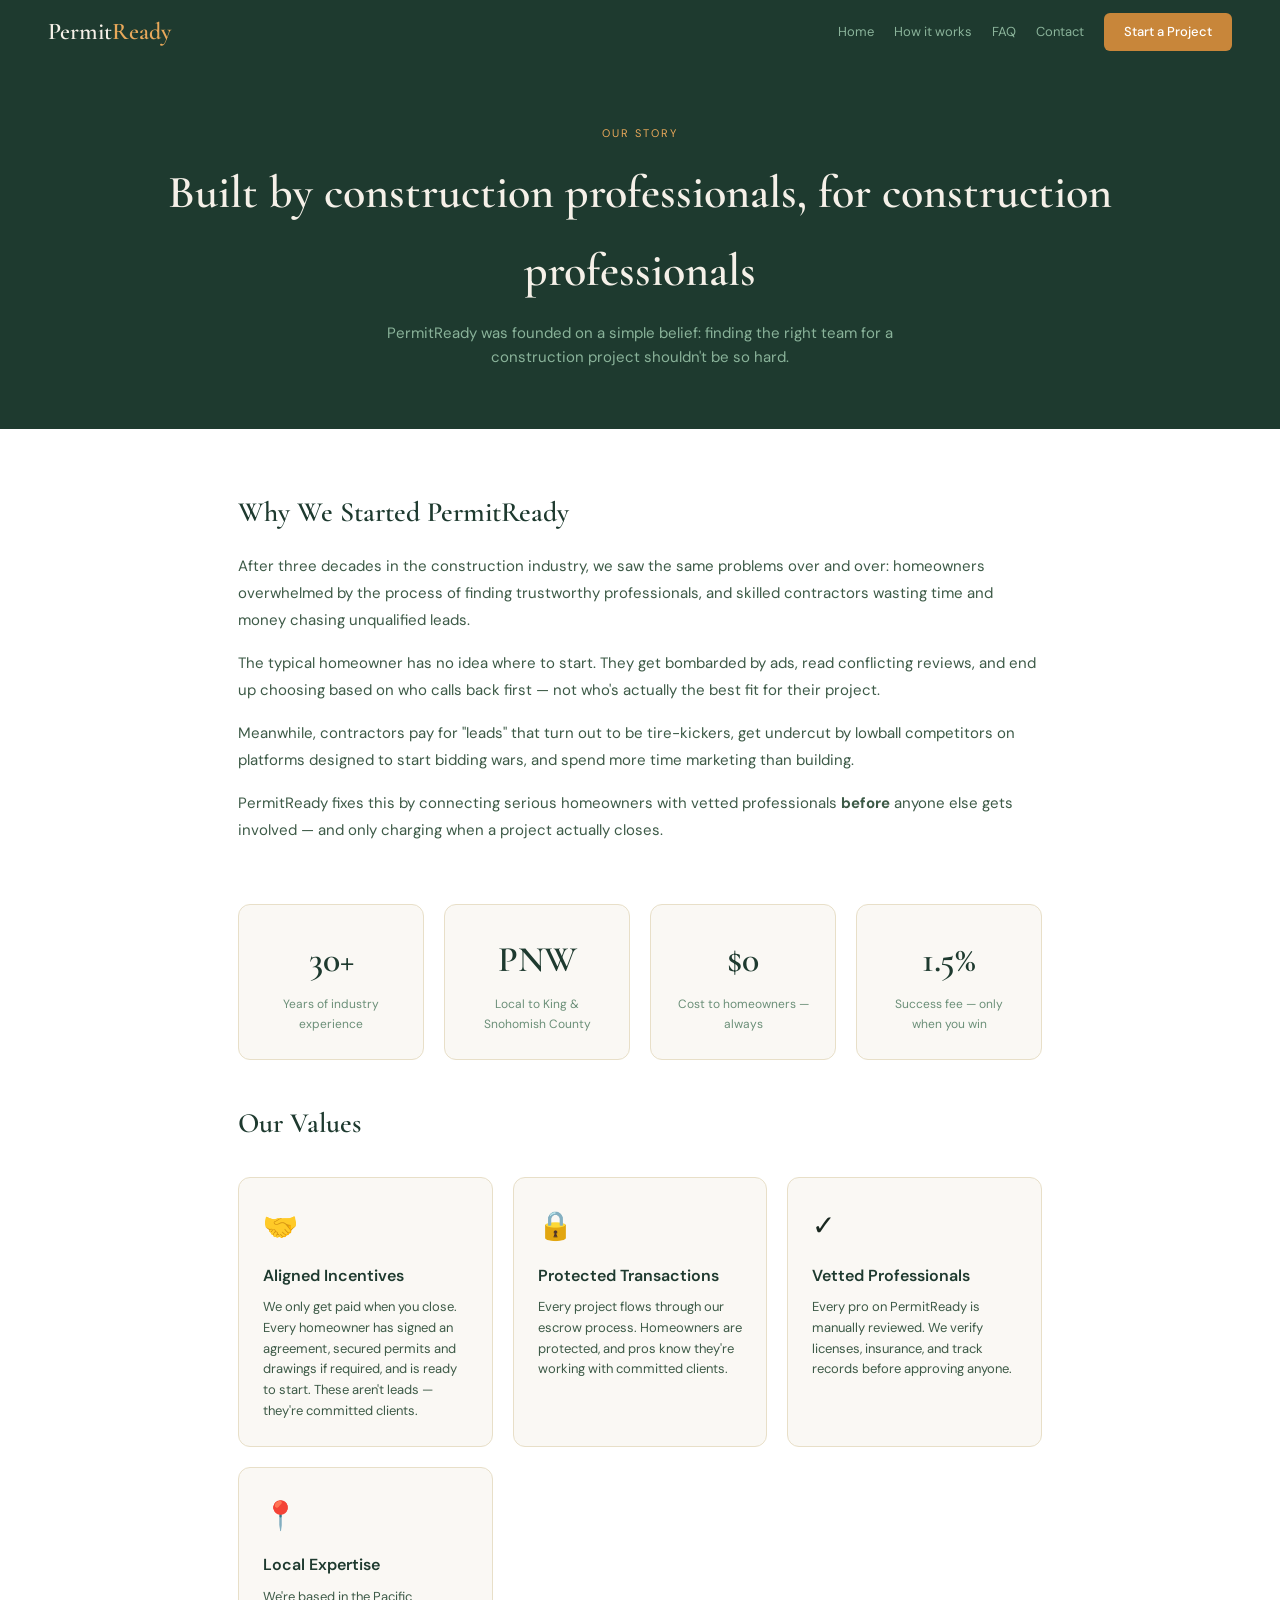
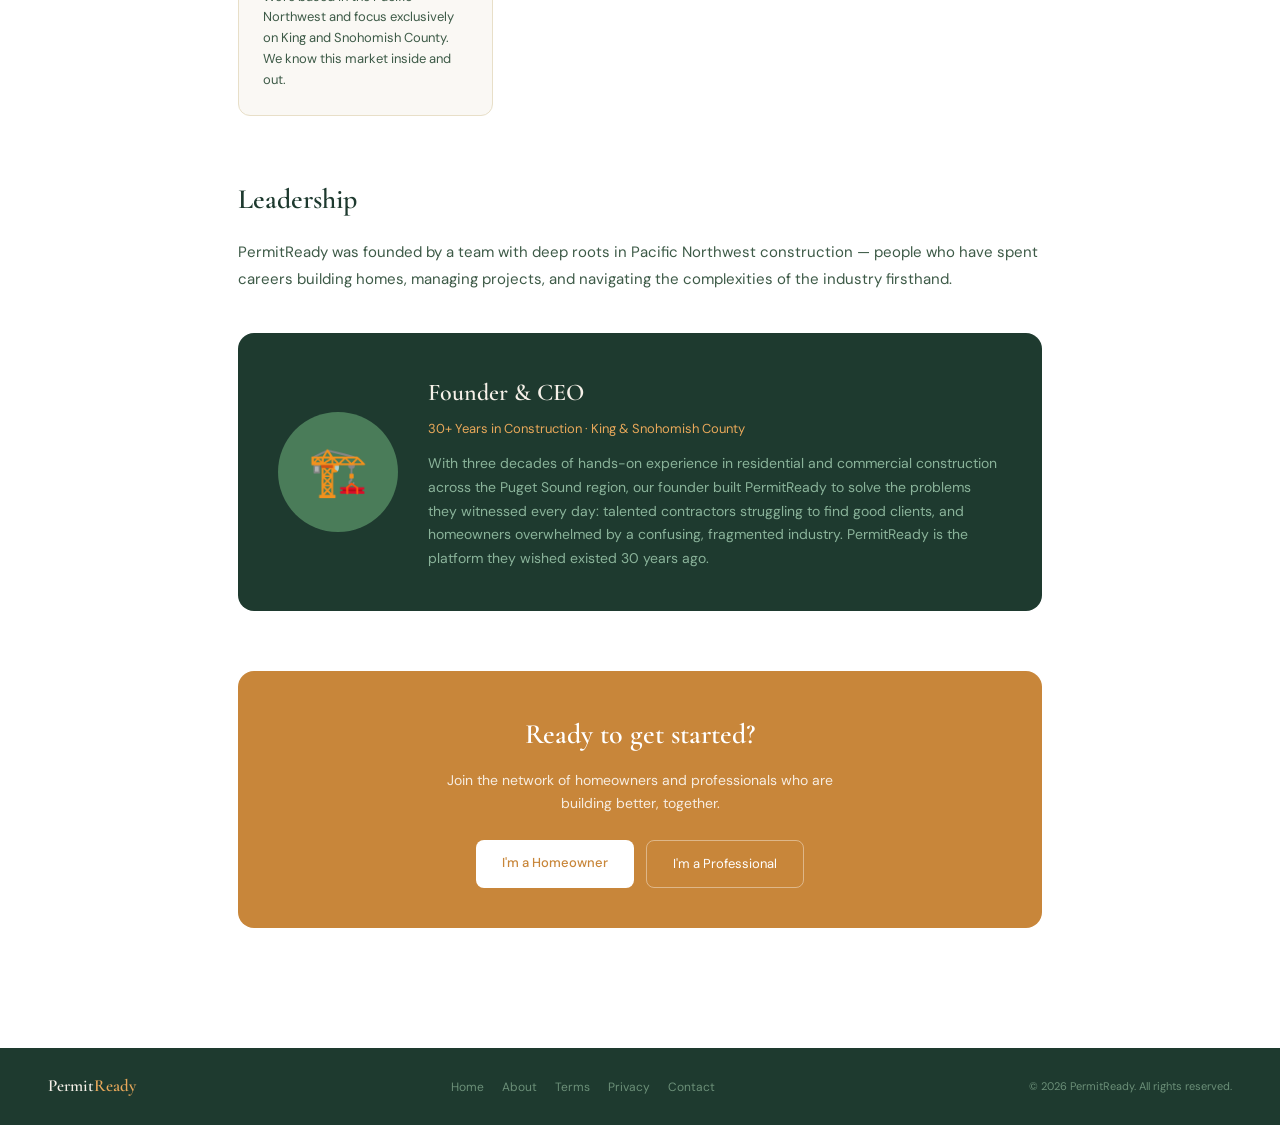
<file: about.html>
<!DOCTYPE html>
<html lang="en">
<head>
<meta charset="UTF-8">
<link rel="icon" type="image/svg+xml" href="favicon.svg">
<meta name="viewport" content="width=device-width, initial-scale=1.0">
<title>About Us — PermitReady</title>
<link href="https://fonts.googleapis.com/css2?family=Cormorant+Garamond:wght@500;600;700&family=DM+Sans:wght@300;400;500&display=swap" rel="stylesheet">
<style>
*,*::before,*::after{box-sizing:border-box;margin:0;padding:0}
:root{--forest:#1e3a2f;--moss:#4a7c59;--sage:#8ab39a;--cream:#f5f0e8;--sand:#e8dfc8;--warm:#faf8f4;--txt:#1a2820;--txtm:#3d5a47;--txtl:#6b8f78;--accent:#c8863a;--acl:#e8a85a;--border:#e8dfc8}
body{font-family:'DM Sans',sans-serif;background:#fff;color:var(--txt);line-height:1.7}
nav{background:var(--forest);padding:0 48px;display:flex;align-items:center;justify-content:space-between;height:64px}
.nav-logo{font-family:'Cormorant Garamond',serif;font-size:24px;font-weight:600;color:var(--cream);text-decoration:none}
.nav-logo span{color:var(--acl)}
.nav-links{display:flex;gap:20px;align-items:center}
.nav-link{font-size:13px;color:var(--sage);text-decoration:none}
.nav-link:hover{color:var(--cream)}
.btn-nav{padding:8px 20px;background:var(--accent);color:#fff;border:none;border-radius:6px;font-size:13px;font-weight:500;text-decoration:none}
.btn-nav:hover{background:var(--acl);color:var(--forest)}
.hero{background:var(--forest);padding:60px 48px;text-align:center}
.hero-eyebrow{font-size:11px;letter-spacing:2px;text-transform:uppercase;color:var(--acl);margin-bottom:10px}
.hero-title{font-family:'Cormorant Garamond',serif;font-size:clamp(28px,4vw,46px);font-weight:600;color:var(--cream);margin-bottom:12px}
.hero-sub{font-size:15px;color:var(--sage);max-width:600px;margin:0 auto;line-height:1.6}
.content{max-width:900px;margin:0 auto;padding:60px 48px}
@media(max-width:768px){.content{padding:40px 24px}}
.section{margin-bottom:60px}
.section:last-child{margin-bottom:0}
.section-title{font-family:'Cormorant Garamond',serif;font-size:28px;font-weight:600;color:var(--forest);margin-bottom:16px}
.section p{font-size:15px;color:var(--txtm);margin-bottom:16px;line-height:1.8}
.stats-grid{display:grid;grid-template-columns:repeat(auto-fit,minmax(180px,1fr));gap:20px;margin:40px 0}
.stat-card{background:var(--warm);border:1px solid var(--border);border-radius:12px;padding:24px;text-align:center}
.stat-val{font-family:'Cormorant Garamond',serif;font-size:36px;font-weight:600;color:var(--forest)}
.stat-lbl{font-size:12px;color:var(--txtl);margin-top:4px}
.values-grid{display:grid;grid-template-columns:repeat(auto-fit,minmax(250px,1fr));gap:20px;margin-top:30px}
.value-card{background:var(--warm);border:1px solid var(--border);border-radius:12px;padding:24px}
.value-icon{font-size:28px;margin-bottom:12px}
.value-title{font-size:16px;font-weight:600;color:var(--forest);margin-bottom:8px}
.value-desc{font-size:13px;color:var(--txtm);line-height:1.6}
.founder-card{background:var(--forest);border-radius:16px;padding:40px;display:grid;grid-template-columns:auto 1fr;gap:30px;align-items:center;margin-top:40px}
@media(max-width:600px){.founder-card{grid-template-columns:1fr;text-align:center}}
.founder-avatar{width:120px;height:120px;background:var(--moss);border-radius:50%;display:flex;align-items:center;justify-content:center;font-size:48px;color:var(--cream)}
.founder-name{font-family:'Cormorant Garamond',serif;font-size:24px;font-weight:600;color:var(--cream);margin-bottom:4px}
.founder-role{font-size:13px;color:var(--acl);margin-bottom:12px}
.founder-bio{font-size:14px;color:var(--sage);line-height:1.7}
.cta-box{background:var(--accent);border-radius:16px;padding:40px;text-align:center;margin-top:60px}
.cta-title{font-family:'Cormorant Garamond',serif;font-size:28px;font-weight:600;color:#fff;margin-bottom:10px}
.cta-sub{font-size:14px;color:rgba(255,255,255,.85);margin-bottom:24px;max-width:400px;margin-left:auto;margin-right:auto}
.cta-btns{display:flex;gap:12px;justify-content:center;flex-wrap:wrap}
.btn-white{background:#fff;color:var(--accent);padding:12px 26px;border-radius:8px;font-size:13px;font-weight:500;text-decoration:none;transition:all .2s}
.btn-white:hover{background:var(--cream)}
.btn-ghost{background:transparent;color:#fff;border:1.5px solid rgba(255,255,255,.4);padding:12px 26px;border-radius:8px;font-size:13px;text-decoration:none;transition:all .2s}
.btn-ghost:hover{border-color:#fff}
.footer{background:var(--forest);padding:24px 48px;display:flex;align-items:center;justify-content:space-between;flex-wrap:wrap;gap:12px;margin-top:60px}
.footer-logo{font-family:'Cormorant Garamond',serif;font-size:17px;font-weight:600;color:var(--cream)}
.footer-logo span{color:var(--acl)}
.footer-links{display:flex;gap:18px;flex-wrap:wrap}
.footer-link{font-size:12px;color:var(--txtl);text-decoration:none}
.footer-link:hover{color:var(--sage)}
.footer-copy{font-size:11px;color:var(--txtl)}
.hamburger{display:none;background:none;border:none;cursor:pointer;padding:8px;flex-direction:column;gap:5px}.hamburger span{display:block;width:24px;height:2px;background:var(--cream)}.mobile-nav{display:none;position:absolute;top:64px;left:0;right:0;background:var(--forest);padding:20px}.mobile-nav a{display:block;padding:12px 0;color:var(--sage);text-decoration:none;font-size:14px}.mobile-nav .btn-nav{display:inline-block;margin-top:16px;width:100%}@media(max-width:768px){.nav-links{display:none}.hamburger{display:flex}.mobile-nav.open{display:block}nav{position:relative}}</style>
</head>
<body>
<nav>
  <a class="nav-logo" href="index.html">Permit<span>Ready</span></a>
  <div class="nav-links">
    <a class="nav-link" href="index.html">Home</a>
    <a class="nav-link" href="index.html#how">How it works</a>
    <a class="nav-link" href="index.html#faq">FAQ</a>
    <a class="nav-link" href="contact.html">Contact</a>
    <a class="btn-nav" href="homeowner.html">Start a Project</a>
  </div>
<button class="hamburger" onclick="document.getElementById('mobile-nav').classList.toggle('open')"><span></span><span></span><span></span></button><div class="mobile-nav" id="mobile-nav"><a href="index.html">Home</a><a href="index.html#faq">FAQ</a><a href="contact.html">Contact</a><a class="btn-nav" href="homeowner.html">Start My Project</a></div></nav>
<div class="hero">
  <div class="hero-eyebrow">Our story</div>
  <h1 class="hero-title">Built by construction professionals, for construction professionals</h1>
  <p class="hero-sub">PermitReady was founded on a simple belief: finding the right team for a construction project shouldn't be so hard.</p>
</div>
<div class="content">
  <div class="section">
    <h2 class="section-title">Why We Started PermitReady</h2>
    <p>After three decades in the construction industry, we saw the same problems over and over: homeowners overwhelmed by the process of finding trustworthy professionals, and skilled contractors wasting time and money chasing unqualified leads.</p>
    <p>The typical homeowner has no idea where to start. They get bombarded by ads, read conflicting reviews, and end up choosing based on who calls back first — not who's actually the best fit for their project.</p>
    <p>Meanwhile, contractors pay for "leads" that turn out to be tire-kickers, get undercut by lowball competitors on platforms designed to start bidding wars, and spend more time marketing than building.</p>
    <p>PermitReady fixes this by connecting serious homeowners with vetted professionals <strong>before</strong> anyone else gets involved — and only charging when a project actually closes.</p>
  </div>
  <div class="stats-grid">
    <div class="stat-card"><div class="stat-val">30+</div><div class="stat-lbl">Years of industry experience</div></div>
    <div class="stat-card"><div class="stat-val">PNW</div><div class="stat-lbl">Local to King & Snohomish County</div></div>
    <div class="stat-card"><div class="stat-val">$0</div><div class="stat-lbl">Cost to homeowners — always</div></div>
    <div class="stat-card"><div class="stat-val">1.5%</div><div class="stat-lbl">Success fee — only when you win</div></div>
  </div>
  <div class="section">
    <h2 class="section-title">Our Values</h2>
    <div class="values-grid">
      <div class="value-card"><div class="value-icon">🤝</div><div class="value-title">Aligned Incentives</div><div class="value-desc">We only get paid when you close. Every homeowner has signed an agreement, secured permits and drawings if required, and is ready to start. These aren't leads — they're committed clients.</div></div>
      <div class="value-card"><div class="value-icon">🔒</div><div class="value-title">Protected Transactions</div><div class="value-desc">Every project flows through our escrow process. Homeowners are protected, and pros know they're working with committed clients.</div></div>
      <div class="value-card"><div class="value-icon">✓</div><div class="value-title">Vetted Professionals</div><div class="value-desc">Every pro on PermitReady is manually reviewed. We verify licenses, insurance, and track records before approving anyone.</div></div>
      <div class="value-card"><div class="value-icon">📍</div><div class="value-title">Local Expertise</div><div class="value-desc">We're based in the Pacific Northwest and focus exclusively on King and Snohomish County. We know this market inside and out.</div></div>
    </div>
  </div>
  <div class="section">
    <h2 class="section-title">Leadership</h2>
    <p>PermitReady was founded by a team with deep roots in Pacific Northwest construction — people who have spent careers building homes, managing projects, and navigating the complexities of the industry firsthand.</p>
    <div class="founder-card">
      <div class="founder-avatar">🏗️</div>
      <div>
        <div class="founder-name">Founder & CEO</div>
        <div class="founder-role">30+ Years in Construction · King & Snohomish County</div>
        <div class="founder-bio">With three decades of hands-on experience in residential and commercial construction across the Puget Sound region, our founder built PermitReady to solve the problems they witnessed every day: talented contractors struggling to find good clients, and homeowners overwhelmed by a confusing, fragmented industry. PermitReady is the platform they wished existed 30 years ago.</div>
      </div>
    </div>
  </div>
  <div class="cta-box">
    <div class="cta-title">Ready to get started?</div>
    <p class="cta-sub">Join the network of homeowners and professionals who are building better, together.</p>
    <div class="cta-btns">
      <a class="btn-white" href="homeowner.html">I'm a Homeowner</a>
      <a class="btn-ghost" href="register.html">I'm a Professional</a>
    </div>
  </div>
</div>
<footer class="footer">
  <div class="footer-logo">Permit<span>Ready</span></div>
  <div class="footer-links">
    <a class="footer-link" href="index.html">Home</a>
    <a class="footer-link" href="about.html">About</a>
    <a class="footer-link" href="terms.html">Terms</a>
    <a class="footer-link" href="privacy.html">Privacy</a>
    <a class="footer-link" href="contact.html">Contact</a>
  </div>
  <div class="footer-copy">© 2026 PermitReady. All rights reserved.</div>
</footer>
</body>
</html>
</file>
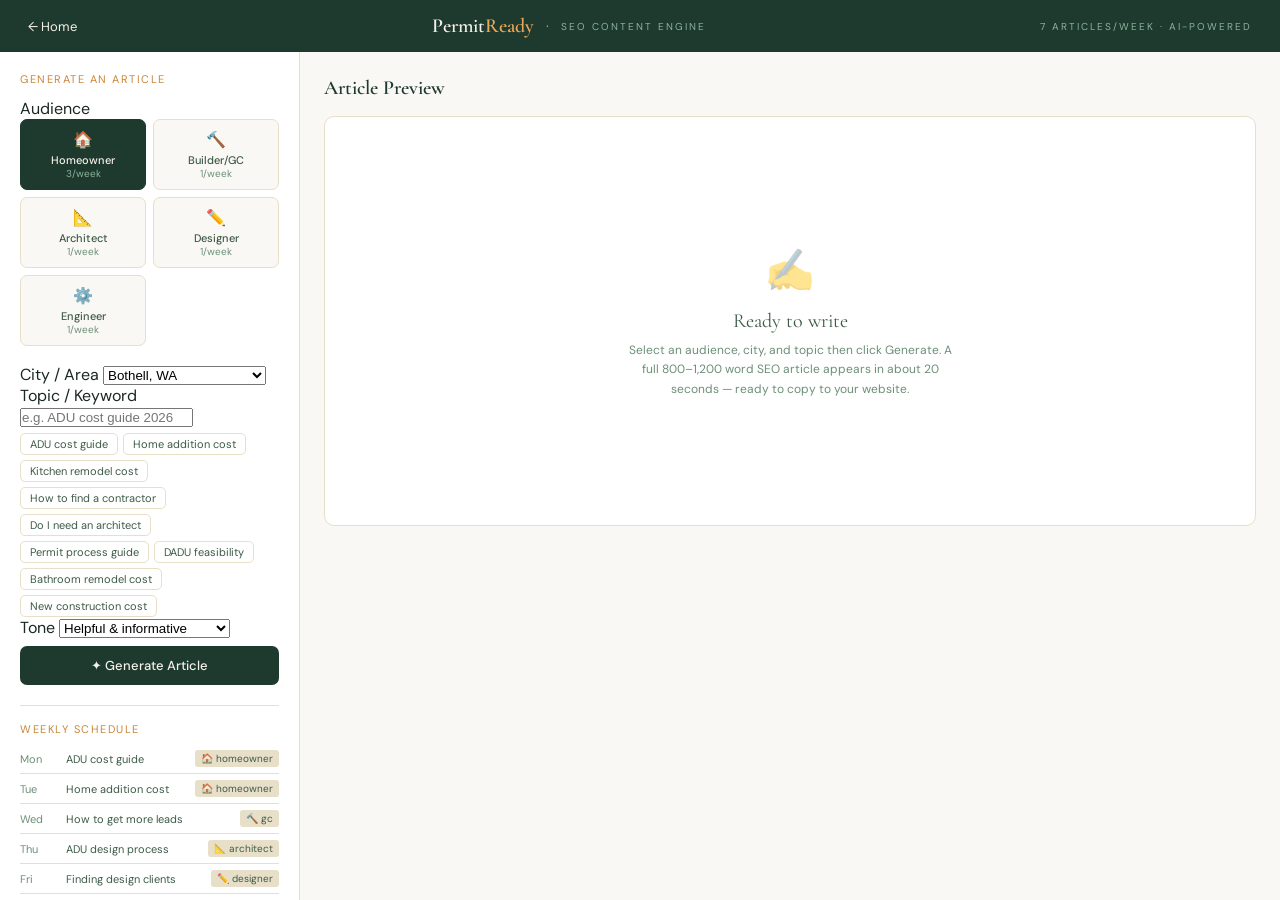
<file: articles.html>
<!DOCTYPE html>
<html lang="en">
<head>
<meta charset="UTF-8">
<link rel="icon" type="image/svg+xml" href="favicon.svg">
<meta name="viewport" content="width=device-width, initial-scale=1.0">
<title>SEO Content Engine — PermitReady</title>
<link href="https://fonts.googleapis.com/css2?family=Cormorant+Garamond:wght@500;600&family=DM+Sans:wght@300;400;500&display=swap" rel="stylesheet">
<link rel="stylesheet" href="assets/style.css">
<style>
body{display:grid;grid-template-rows:auto 1fr;min-height:100vh}
.topbar{background:var(--forest);padding:14px 28px;display:flex;align-items:center;justify-content:space-between}
.topbar-logo{font-family:'Cormorant Garamond',serif;font-size:20px;font-weight:600;color:var(--cream)}
.topbar-logo span{color:var(--acl)}
.topbar-tag{font-size:10px;letter-spacing:2px;text-transform:uppercase;color:var(--sage)}
.layout{display:grid;grid-template-columns:300px 1fr;height:calc(100vh - 52px);overflow:hidden}
.left{background:white;border-right:1px solid var(--border);overflow-y:auto;padding:20px}
.panel-title{font-size:11px;letter-spacing:1.5px;text-transform:uppercase;color:var(--accent);margin-bottom:12px}
.aud-grid{display:grid;grid-template-columns:1fr 1fr;gap:7px;margin-bottom:18px}
.aud-card{border:1.5px solid var(--border);border-radius:7px;padding:9px 8px;cursor:pointer;text-align:center;transition:all .15s;background:var(--warm)}
.aud-card:hover{border-color:var(--moss)}
.aud-card.sel{border-color:var(--forest);background:var(--forest)}
.aud-icon{font-size:16px;display:block;margin-bottom:3px}
.aud-name{font-size:11px;font-weight:500;color:var(--txtm)}
.aud-count{font-size:10px;color:var(--txtl)}
.aud-card.sel .aud-name{color:var(--cream)}
.aud-card.sel .aud-count{color:var(--sage)}
.chips{display:flex;flex-wrap:wrap;gap:5px;margin-top:6px}
.chip{font-size:11px;padding:3px 9px;border-radius:5px;border:1px solid var(--border);background:white;color:var(--txtm);cursor:pointer;transition:all .15s}
.chip:hover{border-color:var(--moss)}
.chip.active{border-color:var(--forest);background:var(--forest);color:var(--cream)}
.gen-btn{width:100%;padding:11px;background:var(--forest);color:var(--cream);border:none;border-radius:7px;font-family:'DM Sans',sans-serif;font-size:13px;font-weight:500;cursor:pointer;transition:all .2s;margin-top:8px}
.gen-btn:hover:not(:disabled){background:var(--moss)}
.gen-btn:disabled{background:var(--sage);cursor:not-allowed}
.right{overflow-y:auto;padding:24px;background:var(--warm)}
.article-box{background:white;border:1px solid var(--border);border-radius:10px;padding:24px;min-height:400px}
.placeholder{display:flex;flex-direction:column;align-items:center;justify-content:center;min-height:360px;text-align:center;color:var(--txtl)}
.placeholder-icon{font-size:40px;margin-bottom:14px;opacity:.5}
.placeholder-title{font-family:'Cormorant Garamond',serif;font-size:20px;color:var(--txtm);margin-bottom:8px}
.spinner-wrap{display:flex;flex-direction:column;align-items:center;justify-content:center;min-height:360px;text-align:center}
.spinner{width:36px;height:36px;border:3px solid var(--border);border-top-color:var(--forest);border-radius:50%;animation:spin 1s linear infinite;margin-bottom:14px}
@keyframes spin{to{transform:rotate(360deg)}}
.article-content{font-size:13px;line-height:1.8;color:var(--txtm)}
.article-content h1{font-family:'Cormorant Garamond',serif;font-size:26px;font-weight:600;color:var(--forest);margin-bottom:8px;line-height:1.2}
.article-content h2{font-family:'Cormorant Garamond',serif;font-size:19px;font-weight:600;color:var(--forest);margin:22px 0 8px;line-height:1.2}
.article-content h3{font-size:14px;font-weight:500;color:var(--forest);margin:16px 0 6px}
.article-content p{margin-bottom:12px}
.article-content ul,.article-content ol{margin:8px 0 12px 18px}
.article-content li{margin-bottom:5px}
.article-content strong{color:var(--forest);font-weight:500}
.seo-meta{background:var(--warm);border:1px solid var(--border);border-radius:7px;padding:12px;margin-bottom:18px;font-size:12px}
.seo-meta-title{font-weight:500;color:var(--forest);margin-bottom:8px;font-size:12px}
.seo-row{display:flex;gap:8px;margin-bottom:5px}
.seo-key{color:var(--txtl);width:90px;flex-shrink:0;font-size:11px}
.seo-val{color:var(--txtm);font-style:italic}
.action-bar{display:flex;gap:8px;margin-top:14px}
.action-btn{padding:8px 16px;border:1.5px solid var(--border);border-radius:6px;background:white;font-family:'DM Sans',sans-serif;font-size:12px;font-weight:500;color:var(--txtm);cursor:pointer;transition:all .15s}
.action-btn:hover{border-color:var(--moss);color:var(--forest)}
.action-btn.primary{background:var(--forest);color:var(--cream);border-color:var(--forest)}
.action-btn.primary:hover{background:var(--moss)}
.schedule-row{display:flex;align-items:center;justify-content:space-between;padding:6px 0;border-bottom:1px solid var(--border);font-size:11px}
.schedule-row:last-child{border-bottom:none}
.schedule-day{color:var(--txtl);width:40px}
.schedule-aud{font-size:10px;padding:2px 6px;border-radius:3px;background:var(--sand);color:var(--txtm)}
</style>
</head>
<body>

<div class="topbar"><a href="index.html" style="color:var(--cream);text-decoration:none;font-size:13px;margin-right:20px">← Home</a>
  <div style="display:flex;align-items:center;gap:12px">
    <a href="index.html" style="text-decoration:none"><div class="topbar-logo">Permit<span>Ready</span></div></a>
    <div style="color:var(--sage);font-size:14px">·</div>
    <div class="topbar-tag">SEO Content Engine</div>
  </div>
  <div class="topbar-tag">7 articles/week · AI-powered</div>
</div>

<div class="layout">
  <div class="left">
    <div class="panel-title">Generate an Article</div>
    <div class="field-group">
      <label class="field-label">Audience</label>
      <div class="aud-grid">
        <div class="aud-card sel" onclick="selAud('homeowner',this)"><span class="aud-icon">🏠</span><div class="aud-name">Homeowner</div><div class="aud-count">3/week</div></div>
        <div class="aud-card" onclick="selAud('gc',this)"><span class="aud-icon">🔨</span><div class="aud-name">Builder/GC</div><div class="aud-count">1/week</div></div>
        <div class="aud-card" onclick="selAud('architect',this)"><span class="aud-icon">📐</span><div class="aud-name">Architect</div><div class="aud-count">1/week</div></div>
        <div class="aud-card" onclick="selAud('designer',this)"><span class="aud-icon">✏️</span><div class="aud-name">Designer</div><div class="aud-count">1/week</div></div>
        <div class="aud-card" onclick="selAud('engineer',this)"><span class="aud-icon">⚙️</span><div class="aud-name">Engineer</div><div class="aud-count">1/week</div></div>
      </div>
    </div>
    <div class="field-group">
      <label class="field-label">City / Area</label>
      <select class="field-input" id="city-sel">
        <option value="Seattle, WA">Seattle, WA</option>
        <option value="Bellevue, WA">Bellevue, WA</option>
        <option value="Bothell, WA" selected>Bothell, WA</option>
        <option value="Kirkland, WA">Kirkland, WA</option>
        <option value="Redmond, WA">Redmond, WA</option>
        <option value="Edmonds, WA">Edmonds, WA</option>
        <option value="Everett, WA">Everett, WA</option>
        <option value="Mill Creek, WA">Mill Creek, WA</option>
        <option value="Snohomish, WA">Snohomish, WA</option>
        <option value="Monroe, WA">Monroe, WA</option>
        <option value="King County, WA">King County, WA</option>
        <option value="Snohomish County, WA">Snohomish County, WA</option>
      </select>
    </div>
    <div class="field-group">
      <label class="field-label">Topic / Keyword</label>
      <input class="field-input" type="text" id="topic-input" placeholder="e.g. ADU cost guide 2026">
      <div class="chips" id="topic-chips"></div>
    </div>
    <div class="field-group">
      <label class="field-label">Tone</label>
      <select class="field-input" id="tone-sel">
        <option value="helpful and informative">Helpful & informative</option>
        <option value="authoritative and expert">Authoritative & expert</option>
        <option value="conversational and friendly">Conversational & friendly</option>
        <option value="direct and no-nonsense">Direct & no-nonsense</option>
      </select>
    </div>
    <button class="gen-btn" id="gen-btn" onclick="generateArticle()">✦ Generate Article</button>

    <div style="margin-top:20px;border-top:1px solid var(--border);padding-top:16px">
      <div class="panel-title" style="margin-bottom:8px">Weekly Schedule</div>
      <div id="schedule"></div>
    </div>
  </div>

  <div class="right">
    <div style="display:flex;align-items:center;justify-content:space-between;margin-bottom:16px">
      <div style="font-family:'Cormorant Garamond',serif;font-size:20px;font-weight:600;color:var(--forest)" id="right-title">Article Preview</div>
      <div style="font-size:12px;color:var(--txtl)" id="article-meta"></div>
    </div>
    <div class="article-box" id="article-box">
      <div class="placeholder">
        <div class="placeholder-icon">✍️</div>
        <div class="placeholder-title">Ready to write</div>
        <div style="font-size:12px;max-width:340px;line-height:1.6">Select an audience, city, and topic then click Generate. A full 800–1,200 word SEO article appears in about 20 seconds — ready to copy to your website.</div>
      </div>
    </div>
    <div class="action-bar" id="action-bar" style="display:none">
      <button class="action-btn primary" onclick="copyArticle()">📋 Copy article</button>
      <button class="action-btn" onclick="downloadArticle()">⬇ Download .txt</button>
      <button class="action-btn" onclick="generateArticle()">↺ Regenerate</button>
    </div>
  </div>
</div>

<script>
const audData = {
  homeowner:{topics:['ADU cost guide','Home addition cost','Kitchen remodel cost','How to find a contractor','Do I need an architect','Permit process guide','DADU feasibility','Bathroom remodel cost','New construction cost'],system:'You are an expert content writer for PermitReady, a construction matching platform serving King and Snohomish County, WA. Write SEO-optimized articles for homeowners planning remodels, additions, ADU/DADU builds, or new construction. Be helpful, honest, and draw on real local knowledge. Always mention PermitReady naturally as the solution, with phone number (866) 369-9698.'},
  gc:{topics:['How to get more leads','ADU build process WA','Permit requirements contractors','Growing your GC business','Working with architects','Winning more bids','Client communication tips'],system:'You are an expert content writer for PermitReady. Write SEO articles for general contractors looking to grow their business in the Seattle area. Always mention PermitReady as the platform that connects GCs with qualified homeowner leads. Include phone (866) 369-9698.'},
  architect:{topics:['ADU design process Seattle','Marketing architecture firm','Working with GCs','Getting residential clients','Seattle permit process architects','ADU design requirements'],system:'You are an expert content writer for PermitReady. Write SEO articles for architects growing their residential practice in Seattle area. Position PermitReady as the platform connecting architects with qualified project clients. Include phone (866) 369-9698.'},
  designer:{topics:['Interior design trends Seattle','Finding design clients PNW','Kitchen design process','ADU interior design','Growing interior design business'],system:'You are an expert content writer for PermitReady. Write SEO articles for interior designers looking to grow their client base in the Seattle area. Position PermitReady as the platform connecting designers with homeowners planning projects. Include (866) 369-9698.'},
  engineer:{topics:['Structural engineering ADU Seattle','Residential engineering work','Working with architects GCs','Seismic requirements Seattle','Foundation types Pacific NW'],system:'You are an expert content writer for PermitReady. Write SEO articles for structural and civil engineers growing their residential project pipeline in the Seattle area. Position PermitReady as the platform that connects engineers with projects from day one. Include (866) 369-9698.'}
};

const weekSchedule = [
  {day:'Mon',aud:'homeowner',topic:'ADU cost guide'},
  {day:'Tue',aud:'homeowner',topic:'Home addition cost'},
  {day:'Wed',aud:'gc',topic:'How to get more leads'},
  {day:'Thu',aud:'architect',topic:'ADU design process'},
  {day:'Fri',aud:'designer',topic:'Finding design clients'},
  {day:'Sat',aud:'engineer',topic:'Structural ADU work'},
  {day:'Sun',aud:'homeowner',topic:'Permit process guide'},
];

const audIcons = {homeowner:'🏠',gc:'🔨',architect:'📐',designer:'✏️',engineer:'⚙️'};
let currentAud = 'homeowner';
let lastArticleText = '';

function selAud(aud,el){
  currentAud=aud;
  document.querySelectorAll('.aud-card').forEach(c=>c.classList.remove('sel'));
  el.classList.add('sel');
  renderChips();
}

function renderChips(){
  const el=document.getElementById('topic-chips');
  el.innerHTML=audData[currentAud].topics.map(t=>`<div class="chip" onclick="selChip(this,'${t}')">${t}</div>`).join('');
}

function selChip(el,topic){
  document.querySelectorAll('.chip').forEach(c=>c.classList.remove('active'));
  el.classList.add('active');
  document.getElementById('topic-input').value=topic;
}

function renderSchedule(){
  document.getElementById('schedule').innerHTML=weekSchedule.map(s=>`
    <div class="schedule-row">
      <div class="schedule-day">${s.day}</div>
      <div style="flex:1;font-size:11px;color:var(--txtm);padding:0 6px">${s.topic}</div>
      <div class="schedule-aud">${audIcons[s.aud]} ${s.aud}</div>
    </div>`).join('');
}

async function generateArticle(){
  const topic=document.getElementById('topic-input').value.trim();
  const city=document.getElementById('city-sel').value;
  const tone=document.getElementById('tone-sel').value;
  if(!topic){document.getElementById('topic-input').style.borderColor='#e74c3c';setTimeout(()=>document.getElementById('topic-input').style.borderColor='',2000);return;}
  const btn=document.getElementById('gen-btn');
  btn.disabled=true; btn.textContent='⏳ Writing...';
  document.getElementById('action-bar').style.display='none';
  document.getElementById('article-box').innerHTML=`<div class="spinner-wrap"><div class="spinner"></div><div style="font-size:13px;color:var(--txtm)">Writing your article...</div><div style="font-size:11px;color:var(--txtl);margin-top:6px">${audIcons[currentAud]} ${currentAud} · ${city} · "${topic}"</div></div>`;
  const prompt=`Write a comprehensive SEO-optimized article for PermitReady's website:
AUDIENCE: ${currentAud}
CITY: ${city}
TOPIC/KEYWORD: ${topic}
TONE: ${tone}
YEAR: 2026
PHONE: (866) 369-9698

FORMAT:
1. SEO metadata block (title tag under 60 chars, meta description under 155 chars, primary keyword, 3-4 secondary keywords)
2. Full article 800-1200 words with:
   - Compelling H1 with keyword and city
   - Engaging introduction
   - 3-5 H2 sections with genuinely useful local content
   - Real local details: King County, Snohomish County, Seattle DCI, WA contractor licensing
   - Specific cost ranges and timelines
   - Natural mention of PermitReady and phone (866) 369-9698
   - Strong CTA at the end

Write like a local expert who knows Seattle construction, not generic AI content. Use ## for H2, ### for H3, **bold** for key terms.`;
  try {
    const res=await fetch('https://api.anthropic.com/v1/messages',{
      method:'POST',
      headers:{'Content-Type':'application/json'},
      body:JSON.stringify({model:'claude-sonnet-4-20250514',max_tokens:1000,system:audData[currentAud].system,messages:[{role:'user',content:prompt}]})
    });
    const data=await res.json();
    const text=data.content?.[0]?.text||'';
    lastArticleText=text;
    document.getElementById('article-box').innerHTML=`<div class="article-content">${mdToHtml(text)}</div>`;
    document.getElementById('action-bar').style.display='flex';
    document.getElementById('right-title').textContent=`${audIcons[currentAud]} ${currentAud} article · ${city}`;
    document.getElementById('article-meta').textContent=topic;
  } catch(e){
    document.getElementById('article-box').innerHTML=`<div class="placeholder"><div class="placeholder-icon">⚠️</div><div class="placeholder-title">AI connection needed</div><div style="font-size:12px">This tool requires Claude AI. Open this file through Claude.ai to generate articles.</div></div>`;
  }
  btn.disabled=false; btn.textContent='✦ Generate Article';
}

function mdToHtml(text){
  return '<p>'+text
    .replace(/^# (.+)$/gm,'<h1>$1</h1>')
    .replace(/^## (.+)$/gm,'<h2>$1</h2>')
    .replace(/^### (.+)$/gm,'<h3>$1</h3>')
    .replace(/\*\*(.+?)\*\*/g,'<strong>$1</strong>')
    .replace(/^- (.+)$/gm,'<li>$1</li>')
    .replace(/(<li>.*<\/li>\n?)+/g,'<ul>$&</ul>')
    .replace(/\n\n/g,'</p><p>')
    +'</p>';
}

function copyArticle(){
  navigator.clipboard.writeText(lastArticleText).then(()=>{
    const btn=event.target; btn.textContent='✓ Copied!';
    setTimeout(()=>btn.textContent='📋 Copy article',2000);
  });
}

function downloadArticle(){
  const blob=new Blob([lastArticleText],{type:'text/plain'});
  const url=URL.createObjectURL(blob);
  const a=document.createElement('a');
  const topic=document.getElementById('topic-input').value.replace(/\s+/g,'-').toLowerCase();
  const city=document.getElementById('city-sel').value.replace(/,?\s+WA/,'').replace(/\s+/g,'-').toLowerCase();
  a.href=url; a.download=`permitready-${currentAud}-${topic}-${city}.txt`; a.click();
  URL.revokeObjectURL(url);
}

renderChips();
renderSchedule();
</script>
</body>
</html>
</file>
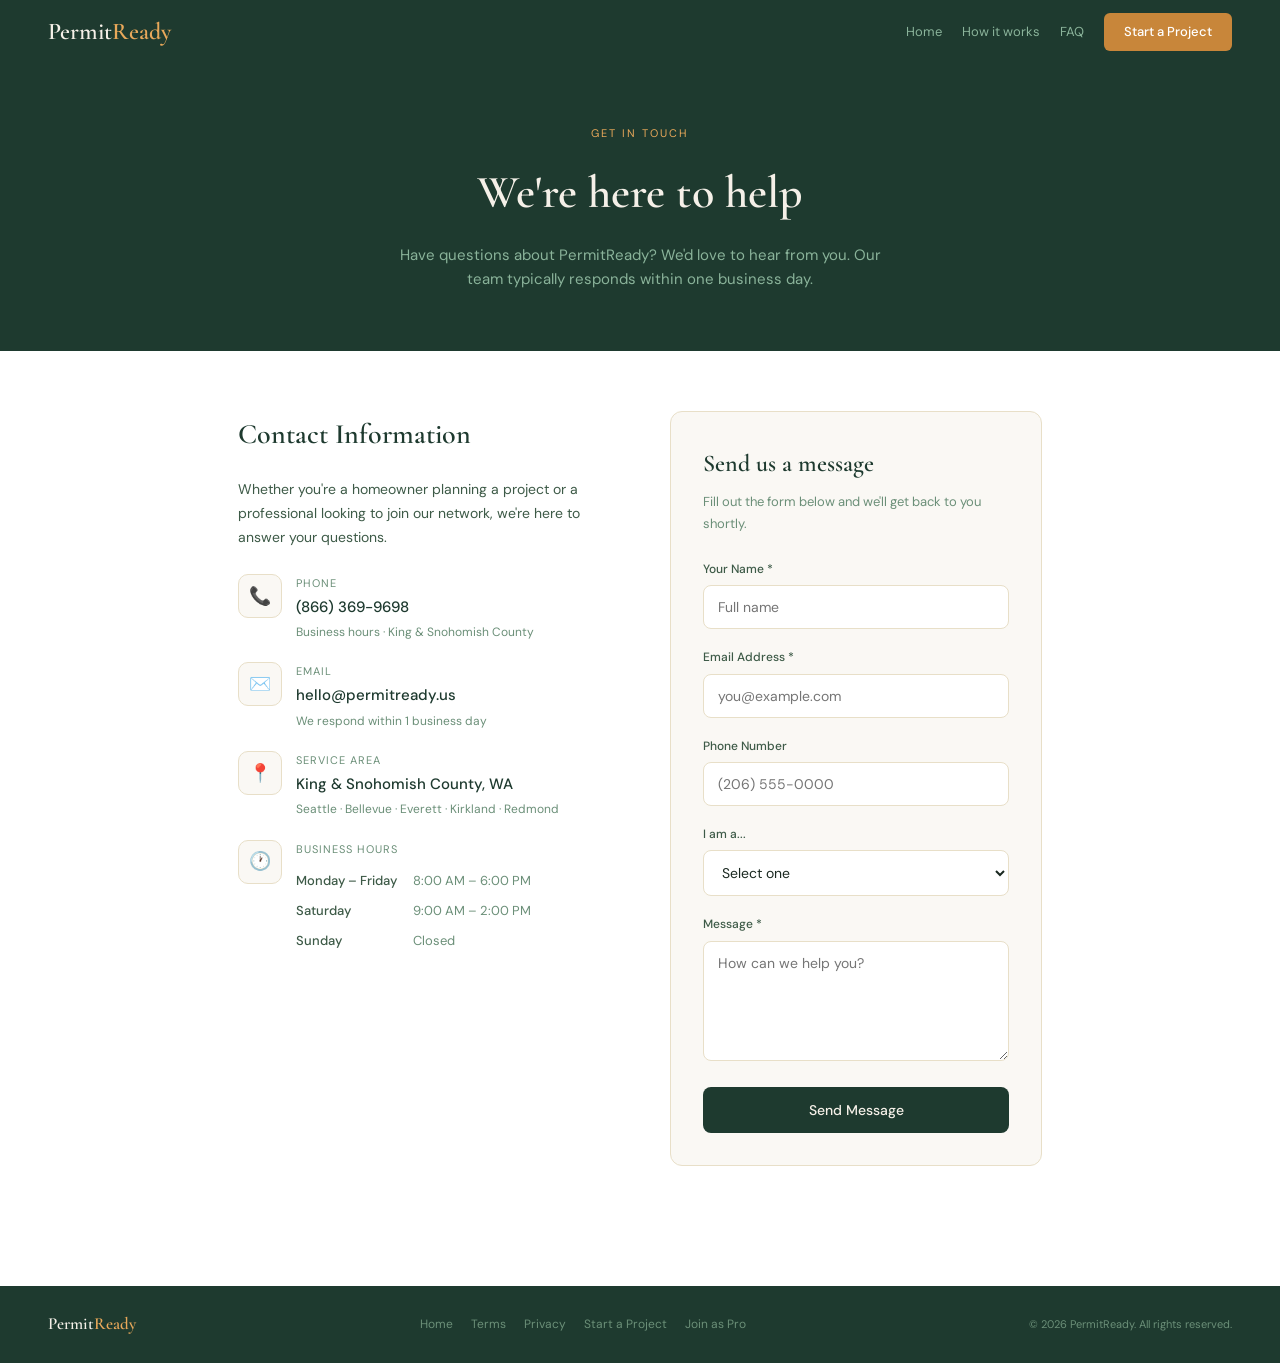
<file: contact.html>
<!DOCTYPE html>
<html lang="en">
<head>
<meta charset="UTF-8">
<link rel="icon" type="image/svg+xml" href="favicon.svg">
<meta name="viewport" content="width=device-width, initial-scale=1.0">
<title>Contact Us — PermitReady</title>
<link href="https://fonts.googleapis.com/css2?family=Cormorant+Garamond:wght@500;600;700&family=DM+Sans:wght@300;400;500&display=swap" rel="stylesheet">
<style>
*,*::before,*::after{box-sizing:border-box;margin:0;padding:0}
:root{--forest:#1e3a2f;--moss:#4a7c59;--sage:#8ab39a;--cream:#f5f0e8;--sand:#e8dfc8;--warm:#faf8f4;--txt:#1a2820;--txtm:#3d5a47;--txtl:#6b8f78;--accent:#c8863a;--acl:#e8a85a;--border:#e8dfc8}
body{font-family:'DM Sans',sans-serif;background:#fff;color:var(--txt);line-height:1.7}
nav{background:var(--forest);padding:0 48px;display:flex;align-items:center;justify-content:space-between;height:64px}
.nav-logo{font-family:'Cormorant Garamond',serif;font-size:24px;font-weight:600;color:var(--cream);text-decoration:none}
.nav-logo span{color:var(--acl)}
.nav-links{display:flex;gap:20px;align-items:center}
.nav-link{font-size:13px;color:var(--sage);text-decoration:none}
.nav-link:hover{color:var(--cream)}
.btn-nav{padding:8px 20px;background:var(--accent);color:#fff;border:none;border-radius:6px;font-size:13px;font-weight:500;text-decoration:none}
.btn-nav:hover{background:var(--acl);color:var(--forest)}

.hero{background:var(--forest);padding:60px 48px;text-align:center}
.hero-eyebrow{font-size:11px;letter-spacing:2px;text-transform:uppercase;color:var(--acl);margin-bottom:10px}
.hero-title{font-family:'Cormorant Garamond',serif;font-size:clamp(28px,4vw,46px);font-weight:600;color:var(--cream);margin-bottom:12px}
.hero-sub{font-size:15px;color:var(--sage);max-width:500px;margin:0 auto;line-height:1.6}

.content{max-width:900px;margin:0 auto;padding:60px 48px;display:grid;grid-template-columns:1fr 1fr;gap:60px}
@media(max-width:768px){.content{grid-template-columns:1fr;padding:40px 24px;gap:40px}}

.contact-info h2{font-family:'Cormorant Garamond',serif;font-size:28px;font-weight:600;color:var(--forest);margin-bottom:20px}
.contact-info p{font-size:14px;color:var(--txtm);margin-bottom:24px;line-height:1.7}

.info-item{display:flex;gap:14px;margin-bottom:20px;align-items:flex-start}
.info-icon{width:44px;height:44px;background:var(--warm);border:1px solid var(--border);border-radius:10px;display:flex;align-items:center;justify-content:center;font-size:18px;flex-shrink:0}
.info-label{font-size:11px;letter-spacing:1px;text-transform:uppercase;color:var(--txtl);margin-bottom:2px}
.info-value{font-size:15px;color:var(--forest);font-weight:500}
.info-value a{color:var(--forest);text-decoration:none}
.info-value a:hover{color:var(--accent)}
.info-note{font-size:12px;color:var(--txtl);margin-top:2px}

.hours-grid{display:grid;grid-template-columns:auto 1fr;gap:8px 16px;font-size:13px;margin-top:12px}
.hours-day{color:var(--txtm);font-weight:500}
.hours-time{color:var(--txtl)}

.form-card{background:var(--warm);border:1px solid var(--border);border-radius:12px;padding:32px}
.form-card h2{font-family:'Cormorant Garamond',serif;font-size:24px;font-weight:600;color:var(--forest);margin-bottom:6px}
.form-card p{font-size:13px;color:var(--txtl);margin-bottom:24px}

.field{margin-bottom:18px}
.field label{display:block;font-size:12px;font-weight:500;color:var(--txtm);margin-bottom:6px}
.field input,.field select,.field textarea{width:100%;padding:12px 14px;border:1.5px solid var(--border);border-radius:8px;font-family:'DM Sans',sans-serif;font-size:14px;color:var(--txt);background:#fff;transition:border-color .2s}
.field input:focus,.field select:focus,.field textarea:focus{outline:none;border-color:var(--moss)}
.field textarea{resize:vertical;min-height:120px}

.btn-submit{width:100%;padding:14px;background:var(--forest);color:var(--cream);border:none;border-radius:8px;font-family:'DM Sans',sans-serif;font-size:14px;font-weight:500;cursor:pointer;transition:all .2s}
.btn-submit:hover{background:var(--moss)}
.btn-submit:disabled{background:var(--sage);cursor:not-allowed}

.success-msg{display:none;text-align:center;padding:40px 20px}
.success-icon{font-size:48px;margin-bottom:16px}
.success-title{font-family:'Cormorant Garamond',serif;font-size:24px;color:var(--forest);margin-bottom:8px}
.success-text{font-size:14px;color:var(--txtm);margin-bottom:20px}

.footer{background:var(--forest);padding:24px 48px;display:flex;align-items:center;justify-content:space-between;flex-wrap:wrap;gap:12px;margin-top:60px}
.footer-logo{font-family:'Cormorant Garamond',serif;font-size:17px;font-weight:600;color:var(--cream)}
.footer-logo span{color:var(--acl)}
.footer-links{display:flex;gap:18px;flex-wrap:wrap}
.footer-link{font-size:12px;color:var(--txtl);text-decoration:none}
.footer-link:hover{color:var(--sage)}
.footer-copy{font-size:11px;color:var(--txtl)}
.hamburger{display:none;background:none;border:none;cursor:pointer;padding:8px;flex-direction:column;gap:5px}.hamburger span{display:block;width:24px;height:2px;background:var(--cream)}.mobile-nav{display:none;position:absolute;top:64px;left:0;right:0;background:var(--forest);padding:20px}.mobile-nav a{display:block;padding:12px 0;color:var(--sage);text-decoration:none;font-size:14px}.mobile-nav .btn-nav{display:inline-block;margin-top:16px;width:100%}@media(max-width:768px){.nav-links{display:none}.hamburger{display:flex}.mobile-nav.open{display:block}nav{position:relative}}</style>
</head>
<body>

<nav>
  <a class="nav-logo" href="index.html">Permit<span>Ready</span></a>
  <div class="nav-links">
    <a class="nav-link" href="index.html">Home</a>
    <a class="nav-link" href="index.html#how">How it works</a>
    <a class="nav-link" href="index.html#faq">FAQ</a>
    <a class="btn-nav" href="homeowner.html">Start a Project</a>
  </div>
<button class="hamburger" onclick="document.getElementById('mobile-nav').classList.toggle('open')"><span></span><span></span><span></span></button><div class="mobile-nav" id="mobile-nav"><a href="index.html">Home</a><a href="about.html">About</a><a href="index.html#faq">FAQ</a><a class="btn-nav" href="homeowner.html">Start My Project</a></div></nav>

<div class="hero">
  <div class="hero-eyebrow">Get in touch</div>
  <h1 class="hero-title">We're here to help</h1>
  <p class="hero-sub">Have questions about PermitReady? We'd love to hear from you. Our team typically responds within one business day.</p>
</div>

<div class="content">
  <div class="contact-info">
    <h2>Contact Information</h2>
    <p>Whether you're a homeowner planning a project or a professional looking to join our network, we're here to answer your questions.</p>
    
    <div class="info-item">
      <div class="info-icon">📞</div>
      <div>
        <div class="info-label">Phone</div>
        <div class="info-value"><a href="tel:8663699698">(866) 369-9698</a></div>
        <div class="info-note">Business hours · King & Snohomish County</div>
      </div>
    </div>
    
    <div class="info-item">
      <div class="info-icon">✉️</div>
      <div>
        <div class="info-label">Email</div>
        <div class="info-value"><a href="mailto:hello@permitready.us">hello@permitready.us</a></div>
        <div class="info-note">We respond within 1 business day</div>
      </div>
    </div>
    
    <div class="info-item">
      <div class="info-icon">📍</div>
      <div>
        <div class="info-label">Service Area</div>
        <div class="info-value">King & Snohomish County, WA</div>
        <div class="info-note">Seattle · Bellevue · Everett · Kirkland · Redmond</div>
      </div>
    </div>
    
    <div class="info-item">
      <div class="info-icon">🕐</div>
      <div>
        <div class="info-label">Business Hours</div>
        <div class="hours-grid">
          <span class="hours-day">Monday – Friday</span>
          <span class="hours-time">8:00 AM – 6:00 PM</span>
          <span class="hours-day">Saturday</span>
          <span class="hours-time">9:00 AM – 2:00 PM</span>
          <span class="hours-day">Sunday</span>
          <span class="hours-time">Closed</span>
        </div>
      </div>
    </div>
  </div>
  
  <div class="form-card">
    <div id="form-content">
      <h2>Send us a message</h2>
      <p>Fill out the form below and we'll get back to you shortly.</p>
      
      <div class="field">
        <label>Your Name *</label>
        <input type="text" id="contact-name" placeholder="Full name" required>
      </div>
      
      <div class="field">
        <label>Email Address *</label>
        <input type="email" id="contact-email" placeholder="you@example.com" required>
      </div>
      
      <div class="field">
        <label>Phone Number</label>
        <input type="tel" id="contact-phone" placeholder="(206) 555-0000">
      </div>
      
      <div class="field">
        <label>I am a...</label>
        <select id="contact-type">
          <option value="">Select one</option>
          <option value="homeowner">Homeowner planning a project</option>
          <option value="contractor">Contractor / Builder</option>
          <option value="architect">Architect</option>
          <option value="designer">Interior Designer</option>
          <option value="engineer">Engineer</option>
          <option value="other">Other</option>
        </select>
      </div>
      
      <div class="field">
        <label>Message *</label>
        <textarea id="contact-message" placeholder="How can we help you?"></textarea>
      </div>
      
      <button class="btn-submit" id="btn-submit" onclick="submitContact()">Send Message</button>
    </div>
    
    <div class="success-msg" id="success-msg">
      <div class="success-icon">✓</div>
      <div class="success-title">Message Sent!</div>
      <p class="success-text">Thank you for reaching out. A member of our team will get back to you within one business day.</p>
      <a href="index.html" style="color:var(--accent);font-weight:500;text-decoration:none">← Back to Home</a>
    </div>
  </div>
</div>

<footer class="footer">
  <div class="footer-logo">Permit<span>Ready</span></div>
  <div class="footer-links">
    <a class="footer-link" href="index.html">Home</a>
    <a class="footer-link" href="terms.html">Terms</a>
    <a class="footer-link" href="privacy.html">Privacy</a>
    <a class="footer-link" href="homeowner.html">Start a Project</a>
    <a class="footer-link" href="register.html">Join as Pro</a>
  </div>
  <div class="footer-copy">© 2026 PermitReady. All rights reserved.</div>
</footer>

<script>
var API = 'http://localhost:5001';

function submitContact() {
  var name = document.getElementById('contact-name').value.trim();
  var email = document.getElementById('contact-email').value.trim();
  var phone = document.getElementById('contact-phone').value.trim();
  var type = document.getElementById('contact-type').value;
  var message = document.getElementById('contact-message').value.trim();
  
  if (!name || !email || !message) {
    alert('Please fill in all required fields.');
    return;
  }
  
  var btn = document.getElementById('btn-submit');
  btn.disabled = true;
  btn.textContent = 'Sending...';
  
  // For now, just show success (can wire to backend later)
  setTimeout(function() {
    document.getElementById('form-content').style.display = 'none';
    document.getElementById('success-msg').style.display = 'block';
  }, 800);
}
</script>

</body>
</html>
</file>
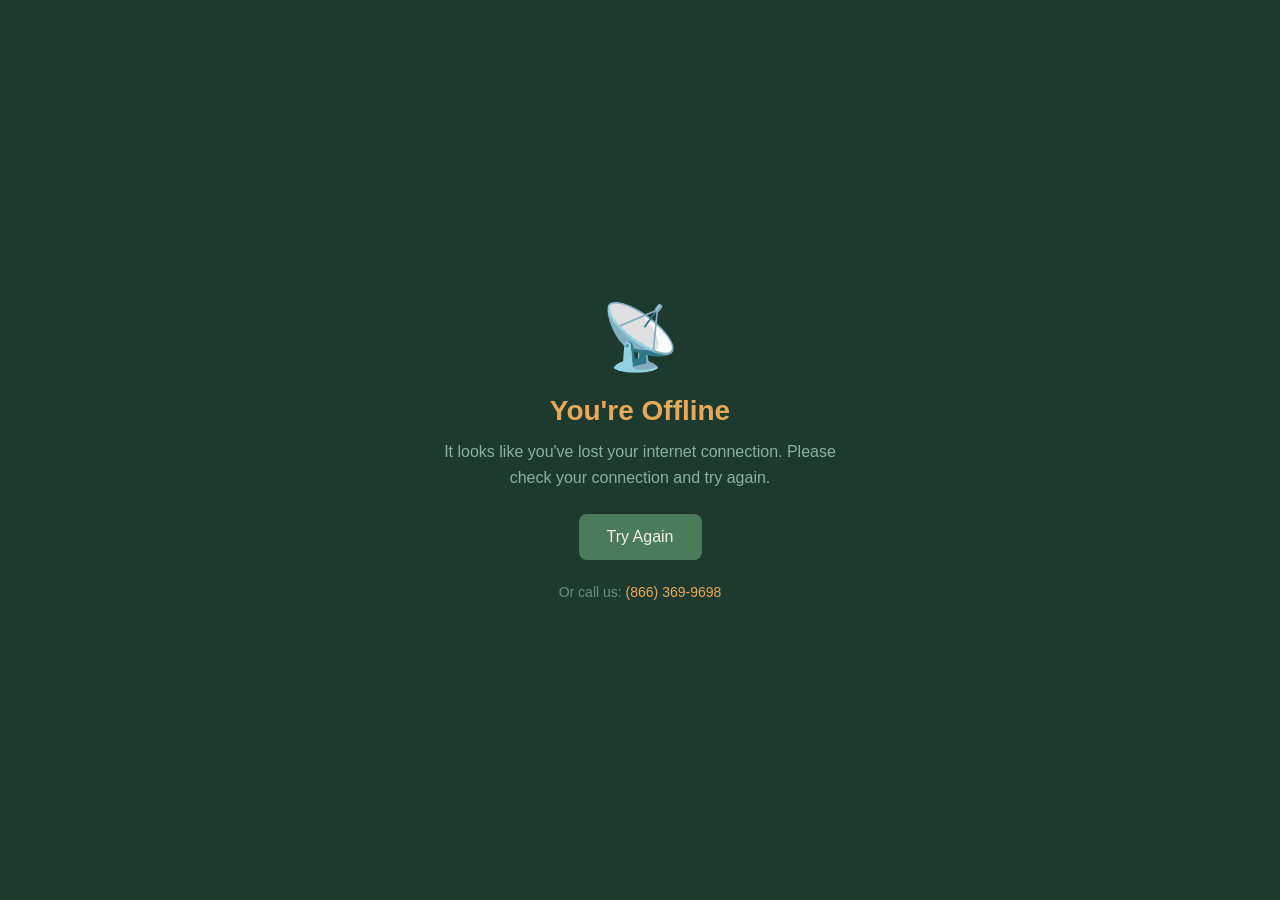
<file: offline.html>
<!DOCTYPE html>
<html lang="en">
<head>
<meta charset="UTF-8">
<meta name="viewport" content="width=device-width, initial-scale=1.0">
<title>Offline — PermitReady</title>
<link rel="icon" type="image/svg+xml" href="favicon.svg">
<style>
*{box-sizing:border-box;margin:0;padding:0}
body{font-family:-apple-system,BlinkMacSystemFont,'Segoe UI',Roboto,sans-serif;background:#1e3a2f;color:#f5f0e8;min-height:100vh;display:flex;align-items:center;justify-content:center;padding:20px}
.container{text-align:center;max-width:400px}
.icon{font-size:64px;margin-bottom:20px}
h1{font-size:28px;margin-bottom:12px;color:#e8a85a}
p{font-size:16px;color:#8ab39a;line-height:1.6;margin-bottom:24px}
.btn{display:inline-block;padding:14px 28px;background:#4a7c59;color:#f5f0e8;text-decoration:none;border-radius:8px;font-weight:500;border:none;cursor:pointer;font-size:16px}
.btn:hover{background:#5a8c69}
.phone{margin-top:24px;font-size:14px;color:#6b8f78}
.phone a{color:#e8a85a;text-decoration:none}
</style>
</head>
<body>
<div class="container">
  <div class="icon">📡</div>
  <h1>You're Offline</h1>
  <p>It looks like you've lost your internet connection. Please check your connection and try again.</p>
  <button class="btn" onclick="location.reload()">Try Again</button>
  <div class="phone">Or call us: <a href="tel:8663699698">(866) 369-9698</a></div>
</div>
</body>
</html>
</file>
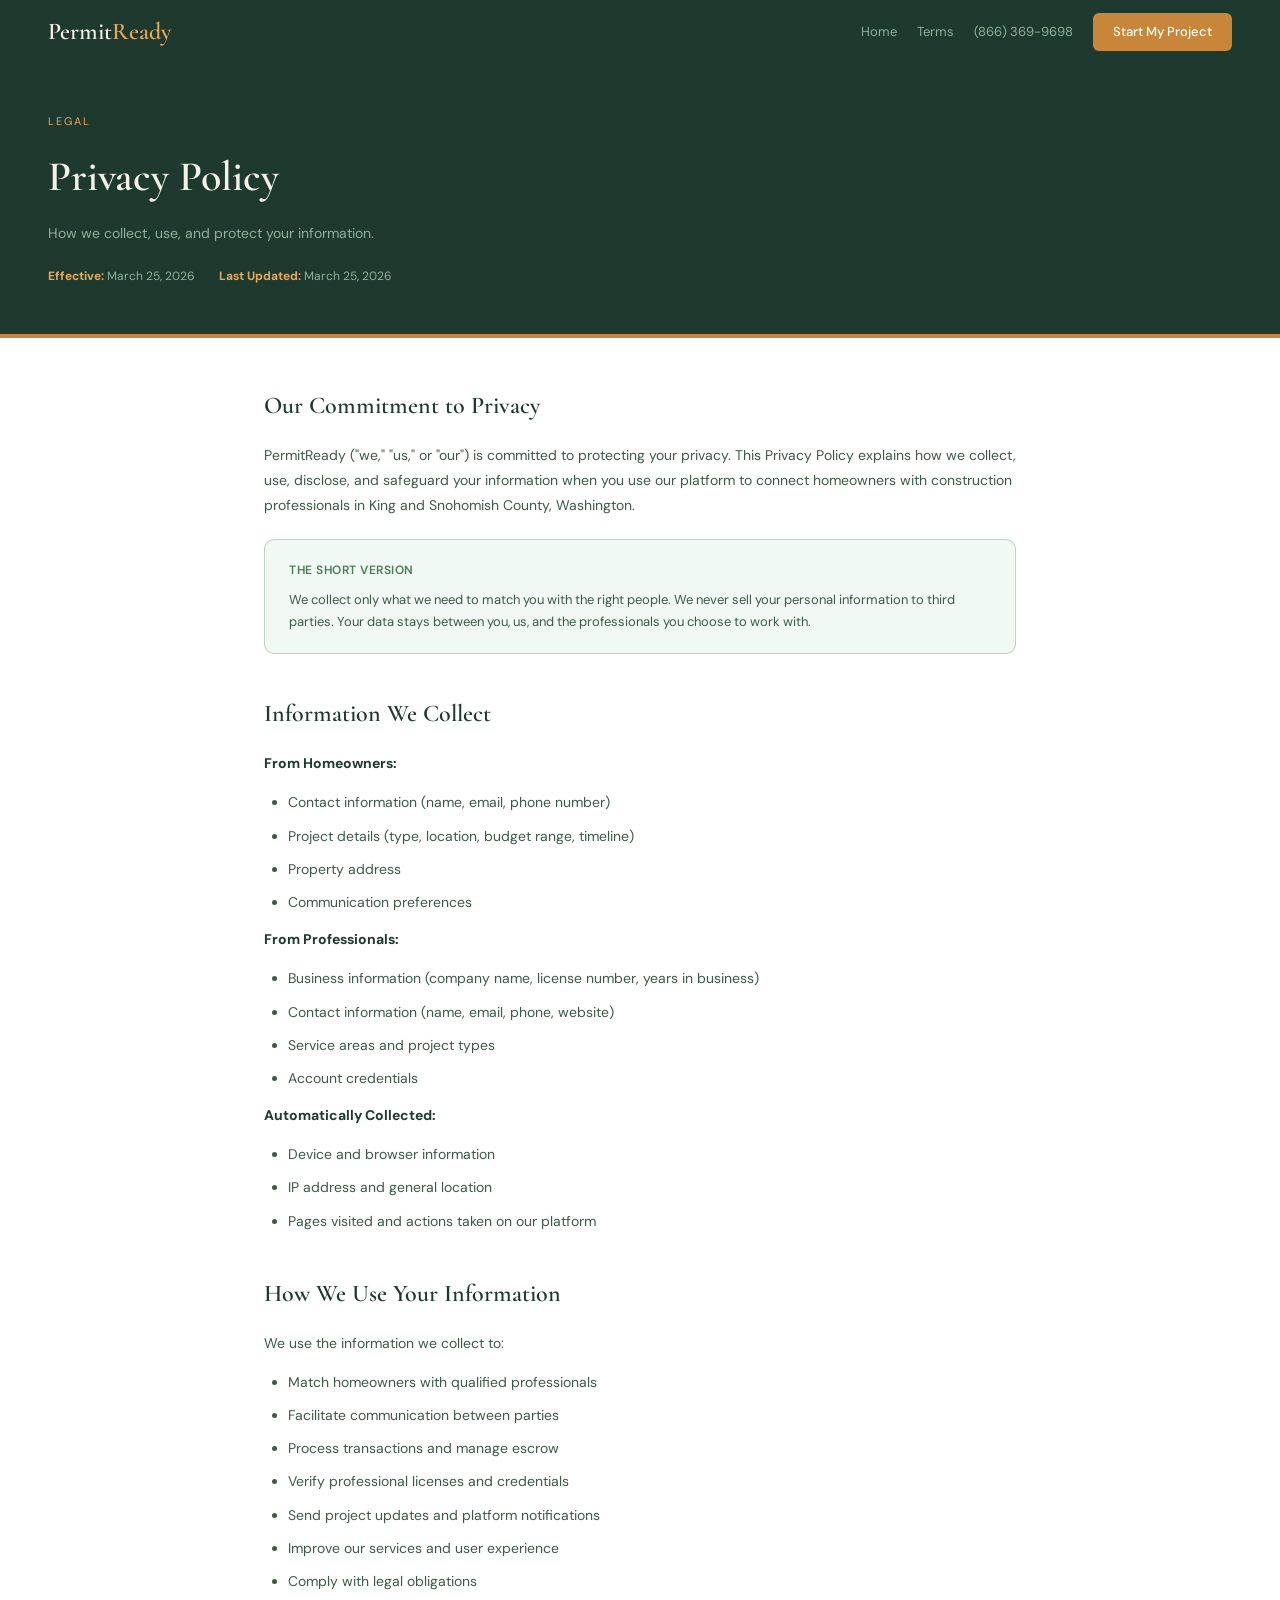
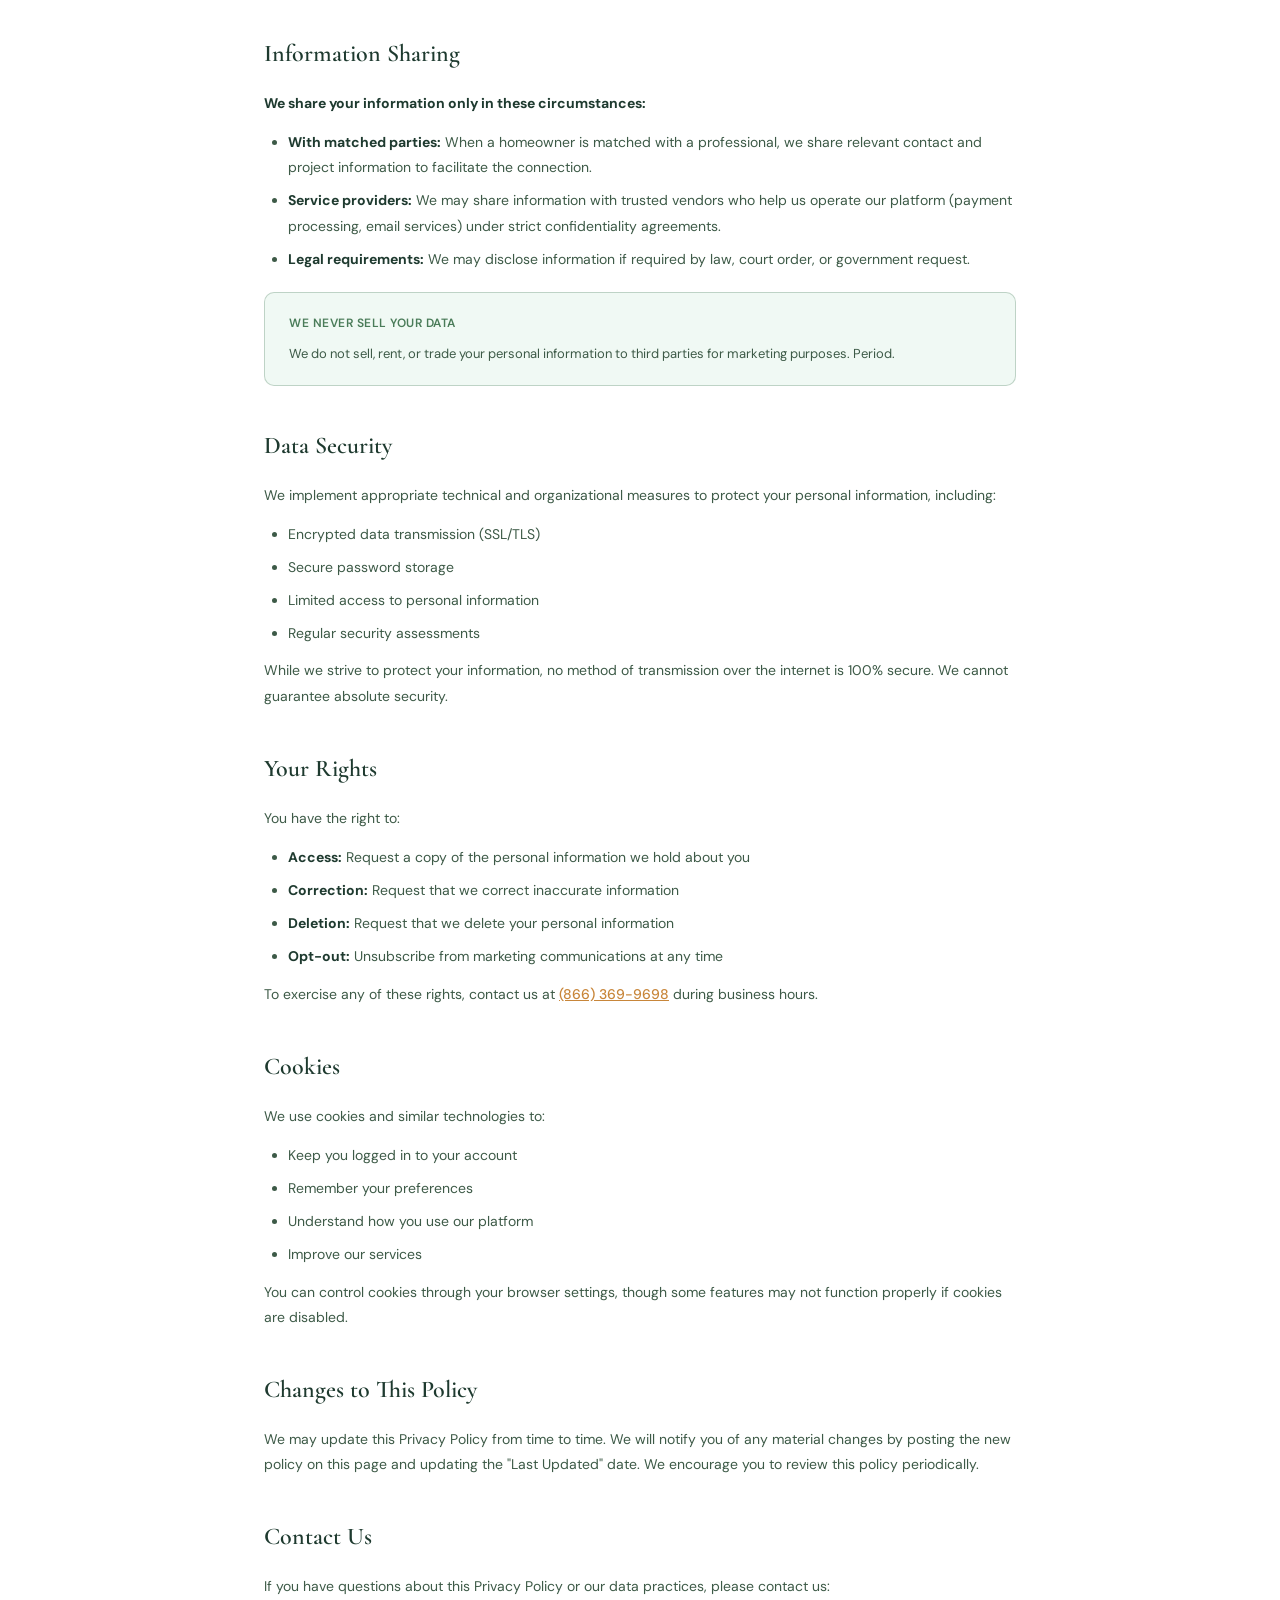
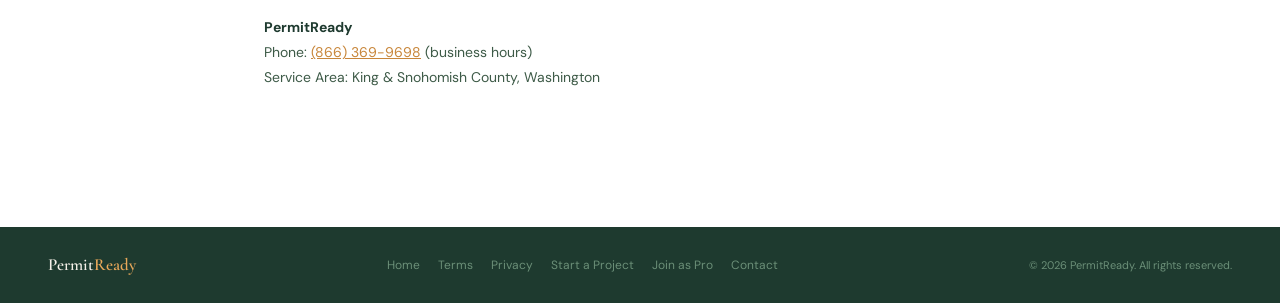
<file: privacy.html>
<!DOCTYPE html>
<html lang="en">
<head>
<meta charset="UTF-8">
<link rel="icon" type="image/svg+xml" href="favicon.svg">
<meta name="viewport" content="width=device-width, initial-scale=1.0">
<title>Privacy Policy — PermitReady</title>
<link href="https://fonts.googleapis.com/css2?family=Cormorant+Garamond:wght@500;600;700&family=DM+Sans:wght@300;400;500&display=swap" rel="stylesheet">
<style>
*,*::before,*::after{box-sizing:border-box;margin:0;padding:0}
:root{--forest:#1e3a2f;--moss:#4a7c59;--sage:#8ab39a;--cream:#f5f0e8;--sand:#e8dfc8;--warm:#faf8f4;--txt:#1a2820;--txtm:#3d5a47;--txtl:#6b8f78;--accent:#c8863a;--acl:#e8a85a;--border:#e8dfc8}
body{font-family:'DM Sans',sans-serif;background:#fff;color:var(--txt);line-height:1.7}
nav{background:var(--forest);padding:0 48px;display:flex;align-items:center;justify-content:space-between;height:64px}
.nav-logo{font-family:'Cormorant Garamond',serif;font-size:24px;font-weight:600;color:var(--cream);text-decoration:none}
.nav-logo span{color:var(--acl)}
.nav-links{display:flex;gap:20px;align-items:center}
.nav-link{font-size:13px;color:var(--sage);text-decoration:none}
.nav-link:hover{color:var(--cream)}
.btn-nav{padding:8px 20px;background:var(--accent);color:#fff;border:none;border-radius:6px;font-size:13px;font-weight:500;text-decoration:none}
.hero{background:var(--forest);padding:48px;border-bottom:4px solid var(--accent)}
.hero-eye{font-size:11px;letter-spacing:2px;text-transform:uppercase;color:var(--acl);margin-bottom:10px}
.hero-title{font-family:'Cormorant Garamond',serif;font-size:clamp(28px,4vw,42px);font-weight:600;color:var(--cream);margin-bottom:10px}
.hero-sub{font-size:14px;color:var(--sage);max-width:600px}
.hero-meta{display:flex;gap:24px;margin-top:20px;flex-wrap:wrap}
.hero-meta-item{font-size:12px;color:var(--sage)}
.hero-meta-item strong{color:var(--acl)}
.content{max-width:800px;margin:0 auto;padding:48px 24px}
.section{margin-bottom:40px}
.section-title{font-family:'Cormorant Garamond',serif;font-size:24px;font-weight:600;color:var(--forest);margin-bottom:16px}
.section-body{font-size:14px;color:var(--txtm);line-height:1.8}
.section-body p{margin-bottom:14px}
.section-body ul{margin:12px 0 12px 24px}
.section-body li{margin-bottom:8px}
.section-body strong{color:var(--forest)}
.highlight-box{background:var(--warm);border:1px solid var(--border);border-radius:10px;padding:20px 24px;margin:20px 0}
.highlight-box.green{background:#f0f9f4;border-color:rgba(74,124,89,.3)}
.highlight-title{font-size:12px;font-weight:600;letter-spacing:.5px;text-transform:uppercase;margin-bottom:8px;color:var(--moss)}
.highlight-body{font-size:13px;color:var(--txtm);line-height:1.7}
.footer{background:var(--forest);padding:24px 48px;display:flex;align-items:center;justify-content:space-between;flex-wrap:wrap;gap:12px;margin-top:48px}
.footer-logo{font-family:'Cormorant Garamond',serif;font-size:17px;font-weight:600;color:var(--cream)}
.footer-logo span{color:var(--acl)}
.footer-links{display:flex;gap:18px;flex-wrap:wrap}
.footer-link{font-size:12px;color:var(--txtl);text-decoration:none}
.footer-link:hover{color:var(--sage)}
.footer-copy{font-size:11px;color:var(--txtl)}
@media(max-width:768px){
  nav{padding:0 20px}
  .hero{padding:28px 20px}
  .content{padding:32px 20px}
}
.hamburger{display:none;background:none;border:none;cursor:pointer;padding:8px;flex-direction:column;gap:5px}.hamburger span{display:block;width:24px;height:2px;background:var(--cream)}.mobile-nav{display:none;position:absolute;top:64px;left:0;right:0;background:var(--forest);padding:20px}.mobile-nav a{display:block;padding:12px 0;color:var(--sage);text-decoration:none;font-size:14px}.mobile-nav .btn-nav{display:inline-block;margin-top:16px;width:100%}@media(max-width:768px){.nav-links{display:none}.hamburger{display:flex}.mobile-nav.open{display:block}nav{position:relative}}</style>
</head>
<body>

<nav>
  <a class="nav-logo" href="index.html">Permit<span>Ready</span></a>
  <div class="nav-links">
    <a class="nav-link" href="index.html">Home</a>
    <a class="nav-link" href="terms.html">Terms</a>
    <a class="nav-link" href="tel:8663699698">(866) 369-9698</a>
    <a class="btn-nav" href="homeowner.html">Start My Project</a>
  </div>
<button class="hamburger" onclick="document.getElementById('mobile-nav').classList.toggle('open')"><span></span><span></span><span></span></button><div class="mobile-nav" id="mobile-nav"><a href="index.html">Home</a><a href="about.html">About</a><a href="contact.html">Contact</a><a class="btn-nav" href="homeowner.html">Start My Project</a></div></nav>

<div class="hero">
  <div class="hero-eye">Legal</div>
  <h1 class="hero-title">Privacy Policy</h1>
  <p class="hero-sub">How we collect, use, and protect your information.</p>
  <div class="hero-meta">
    <div class="hero-meta-item"><strong>Effective:</strong> March 25, 2026</div>
    <div class="hero-meta-item"><strong>Last Updated:</strong> March 25, 2026</div>
  </div>
</div>

<div class="content">

  <div class="section">
    <h2 class="section-title">Our Commitment to Privacy</h2>
    <div class="section-body">
      <p>PermitReady ("we," "us," or "our") is committed to protecting your privacy. This Privacy Policy explains how we collect, use, disclose, and safeguard your information when you use our platform to connect homeowners with construction professionals in King and Snohomish County, Washington.</p>
      
      <div class="highlight-box green">
        <div class="highlight-title">The Short Version</div>
        <div class="highlight-body">We collect only what we need to match you with the right people. We never sell your personal information to third parties. Your data stays between you, us, and the professionals you choose to work with.</div>
      </div>
    </div>
  </div>

  <div class="section">
    <h2 class="section-title">Information We Collect</h2>
    <div class="section-body">
      <p><strong>From Homeowners:</strong></p>
      <ul>
        <li>Contact information (name, email, phone number)</li>
        <li>Project details (type, location, budget range, timeline)</li>
        <li>Property address</li>
        <li>Communication preferences</li>
      </ul>
      
      <p><strong>From Professionals:</strong></p>
      <ul>
        <li>Business information (company name, license number, years in business)</li>
        <li>Contact information (name, email, phone, website)</li>
        <li>Service areas and project types</li>
        <li>Account credentials</li>
      </ul>
      
      <p><strong>Automatically Collected:</strong></p>
      <ul>
        <li>Device and browser information</li>
        <li>IP address and general location</li>
        <li>Pages visited and actions taken on our platform</li>
      </ul>
    </div>
  </div>

  <div class="section">
    <h2 class="section-title">How We Use Your Information</h2>
    <div class="section-body">
      <p>We use the information we collect to:</p>
      <ul>
        <li>Match homeowners with qualified professionals</li>
        <li>Facilitate communication between parties</li>
        <li>Process transactions and manage escrow</li>
        <li>Verify professional licenses and credentials</li>
        <li>Send project updates and platform notifications</li>
        <li>Improve our services and user experience</li>
        <li>Comply with legal obligations</li>
      </ul>
    </div>
  </div>

  <div class="section">
    <h2 class="section-title">Information Sharing</h2>
    <div class="section-body">
      <p><strong>We share your information only in these circumstances:</strong></p>
      <ul>
        <li><strong>With matched parties:</strong> When a homeowner is matched with a professional, we share relevant contact and project information to facilitate the connection.</li>
        <li><strong>Service providers:</strong> We may share information with trusted vendors who help us operate our platform (payment processing, email services) under strict confidentiality agreements.</li>
        <li><strong>Legal requirements:</strong> We may disclose information if required by law, court order, or government request.</li>
      </ul>
      
      <div class="highlight-box green">
        <div class="highlight-title">We Never Sell Your Data</div>
        <div class="highlight-body">We do not sell, rent, or trade your personal information to third parties for marketing purposes. Period.</div>
      </div>
    </div>
  </div>

  <div class="section">
    <h2 class="section-title">Data Security</h2>
    <div class="section-body">
      <p>We implement appropriate technical and organizational measures to protect your personal information, including:</p>
      <ul>
        <li>Encrypted data transmission (SSL/TLS)</li>
        <li>Secure password storage</li>
        <li>Limited access to personal information</li>
        <li>Regular security assessments</li>
      </ul>
      <p>While we strive to protect your information, no method of transmission over the internet is 100% secure. We cannot guarantee absolute security.</p>
    </div>
  </div>

  <div class="section">
    <h2 class="section-title">Your Rights</h2>
    <div class="section-body">
      <p>You have the right to:</p>
      <ul>
        <li><strong>Access:</strong> Request a copy of the personal information we hold about you</li>
        <li><strong>Correction:</strong> Request that we correct inaccurate information</li>
        <li><strong>Deletion:</strong> Request that we delete your personal information</li>
        <li><strong>Opt-out:</strong> Unsubscribe from marketing communications at any time</li>
      </ul>
      <p>To exercise any of these rights, contact us at <a href="tel:8663699698" style="color:var(--accent);font-weight:500">(866) 369-9698</a> during business hours.</p>
    </div>
  </div>

  <div class="section">
    <h2 class="section-title">Cookies</h2>
    <div class="section-body">
      <p>We use cookies and similar technologies to:</p>
      <ul>
        <li>Keep you logged in to your account</li>
        <li>Remember your preferences</li>
        <li>Understand how you use our platform</li>
        <li>Improve our services</li>
      </ul>
      <p>You can control cookies through your browser settings, though some features may not function properly if cookies are disabled.</p>
    </div>
  </div>

  <div class="section">
    <h2 class="section-title">Changes to This Policy</h2>
    <div class="section-body">
      <p>We may update this Privacy Policy from time to time. We will notify you of any material changes by posting the new policy on this page and updating the "Last Updated" date. We encourage you to review this policy periodically.</p>
    </div>
  </div>

  <div class="section">
    <h2 class="section-title">Contact Us</h2>
    <div class="section-body">
      <p>If you have questions about this Privacy Policy or our data practices, please contact us:</p>
      <p style="margin-top:16px">
        <strong>PermitReady</strong><br>
        Phone: <a href="tel:8663699698" style="color:var(--accent)">(866) 369-9698</a> (business hours)<br>
        Service Area: King & Snohomish County, Washington
      </p>
    </div>
  </div>

</div>

<footer class="footer">
  <div class="footer-logo">Permit<span>Ready</span></div>
  <div class="footer-links">
    <a class="footer-link" href="index.html">Home</a>
    <a class="footer-link" href="terms.html">Terms</a>
    <a class="footer-link" href="privacy.html">Privacy</a>
    <a class="footer-link" href="homeowner.html">Start a Project</a>
    <a class="footer-link" href="register.html">Join as Pro</a><a class="footer-link" href="contact.html">Contact</a>
  </div>
  <div class="footer-copy">© 2026 PermitReady. All rights reserved.</div>
</footer>

</body>
</html>
</file>
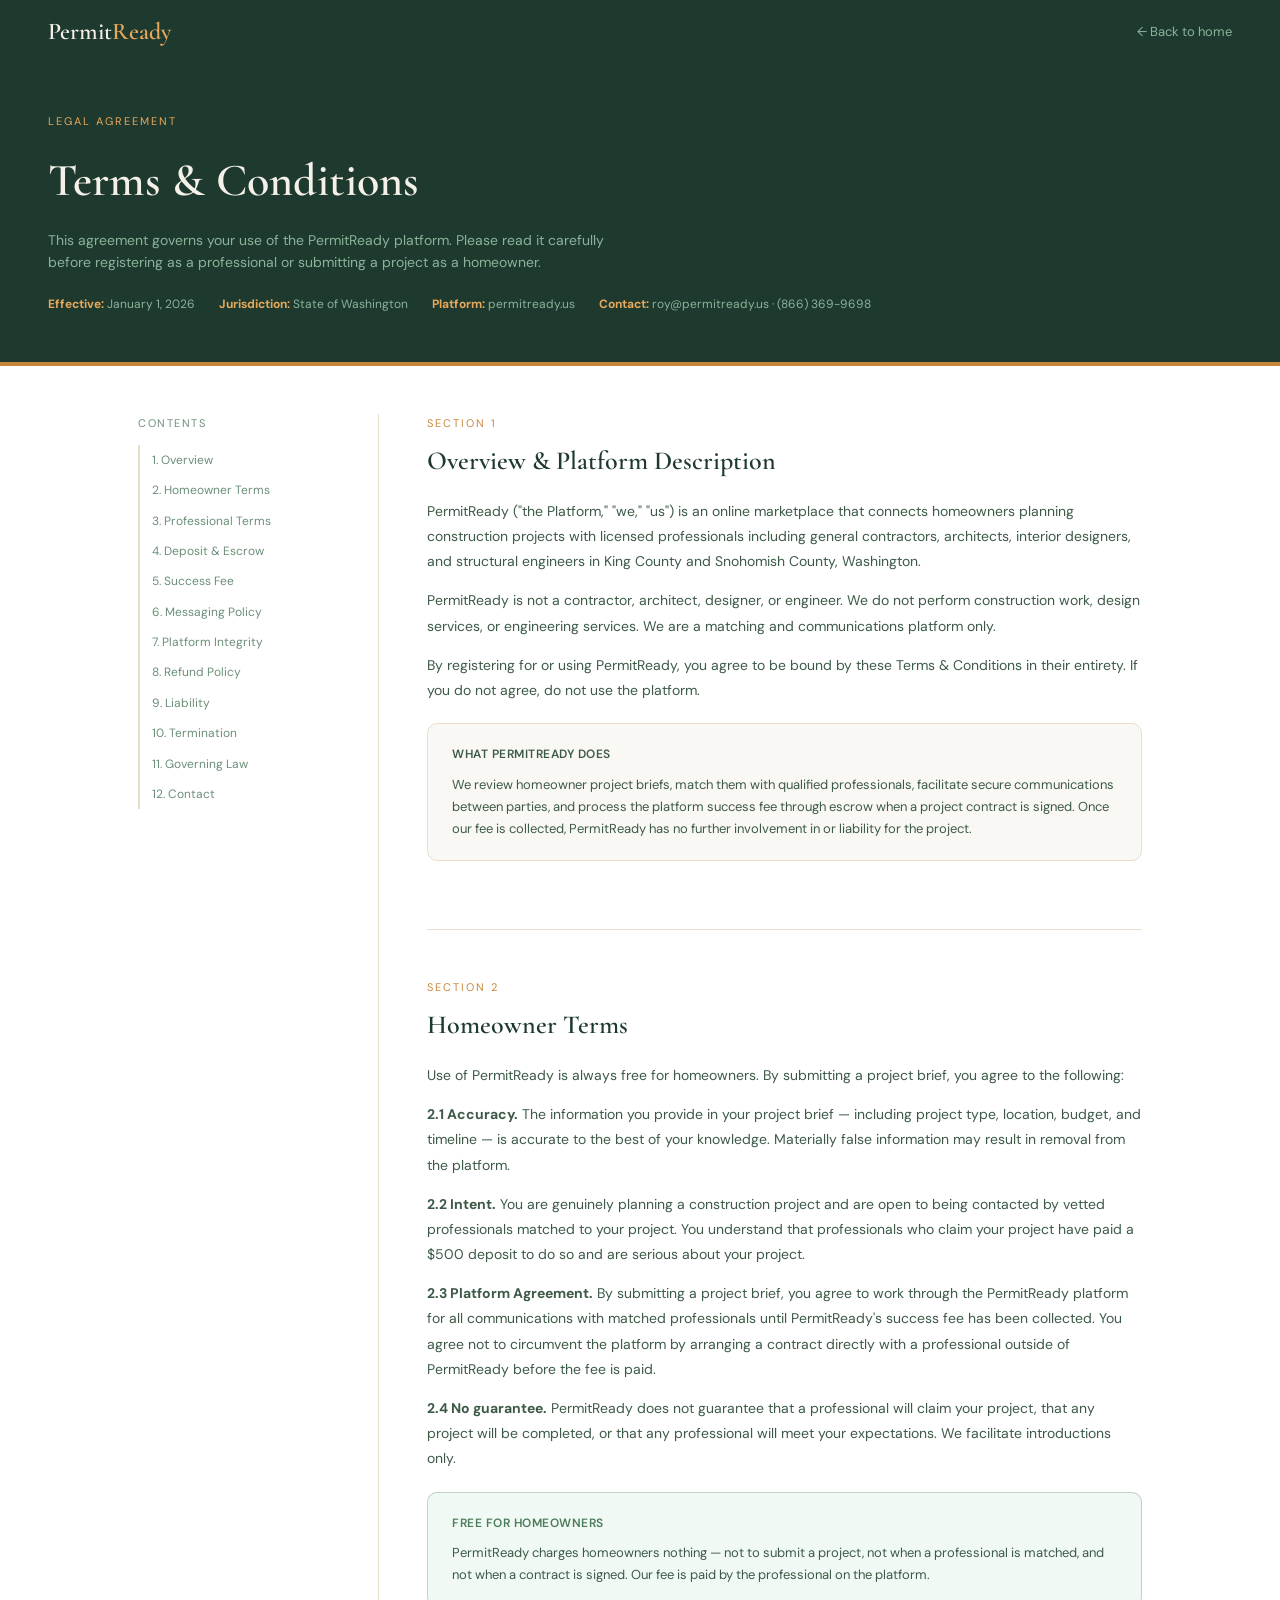
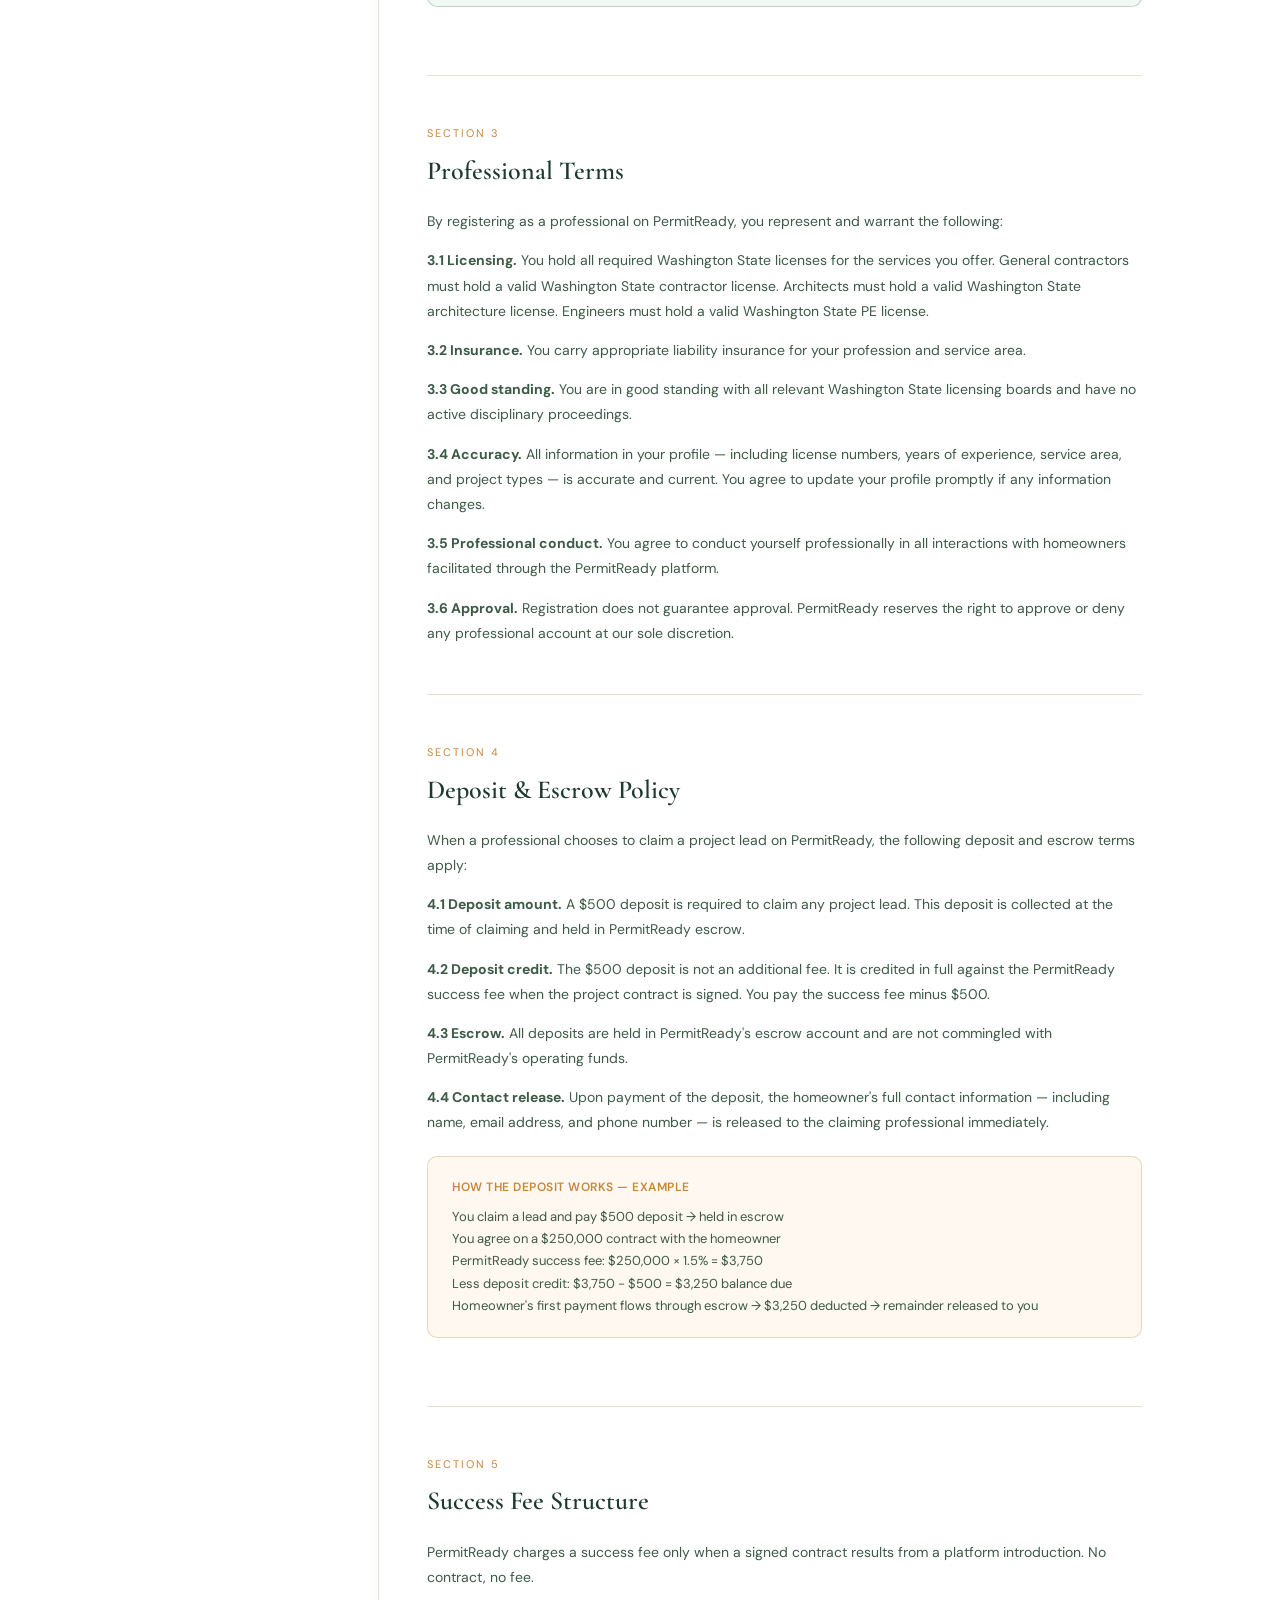
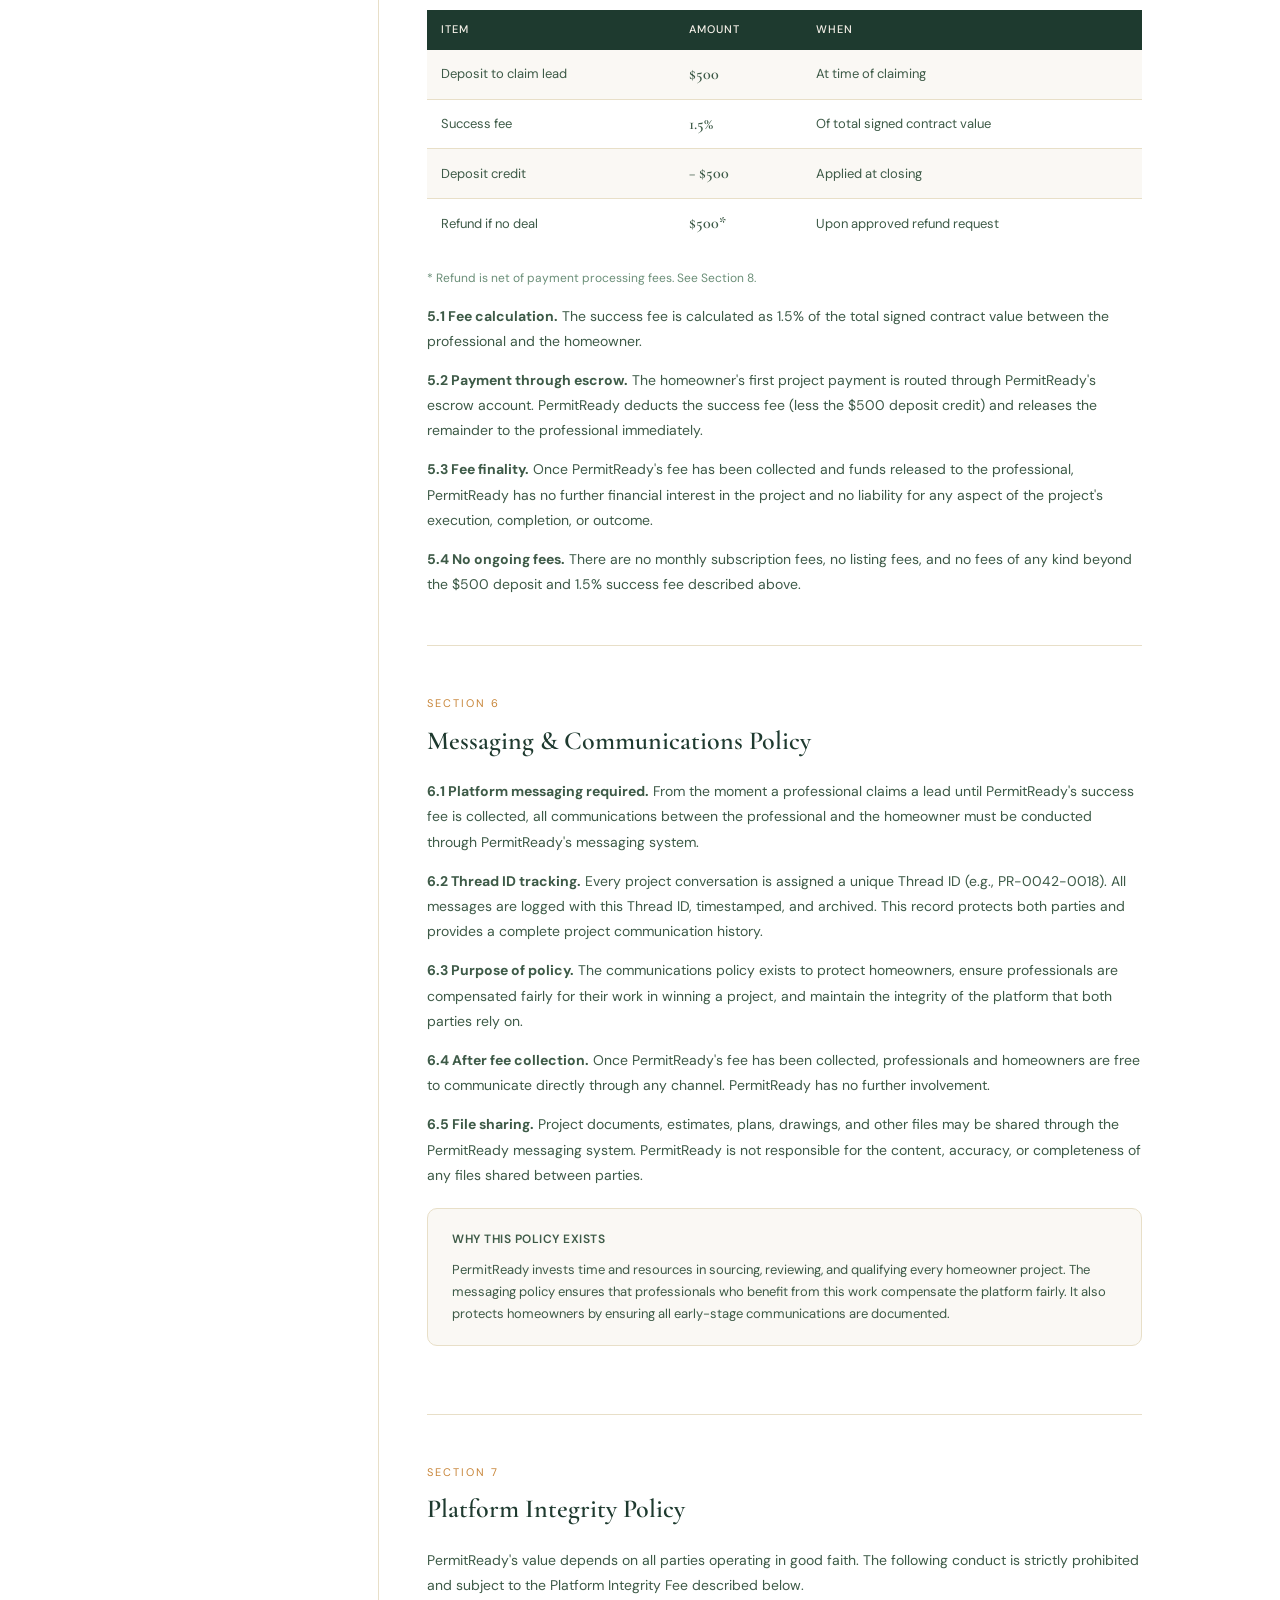
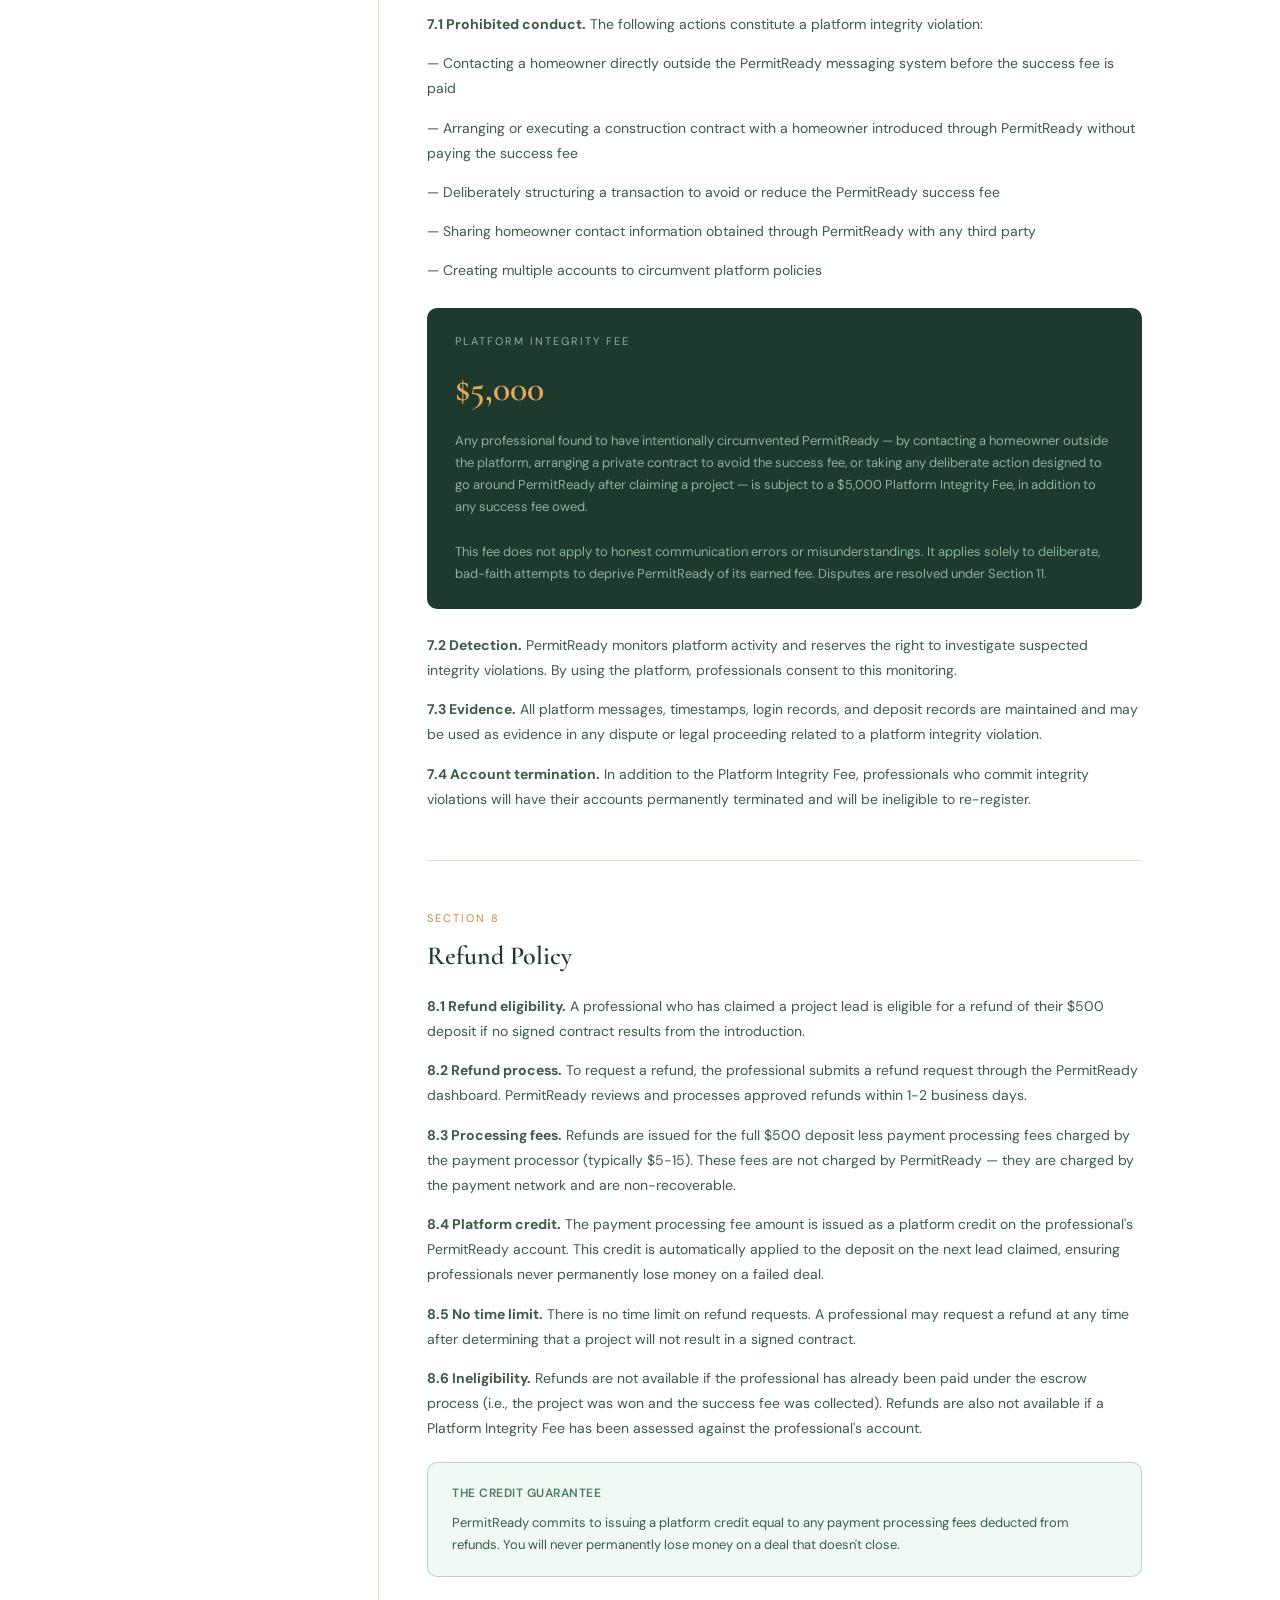
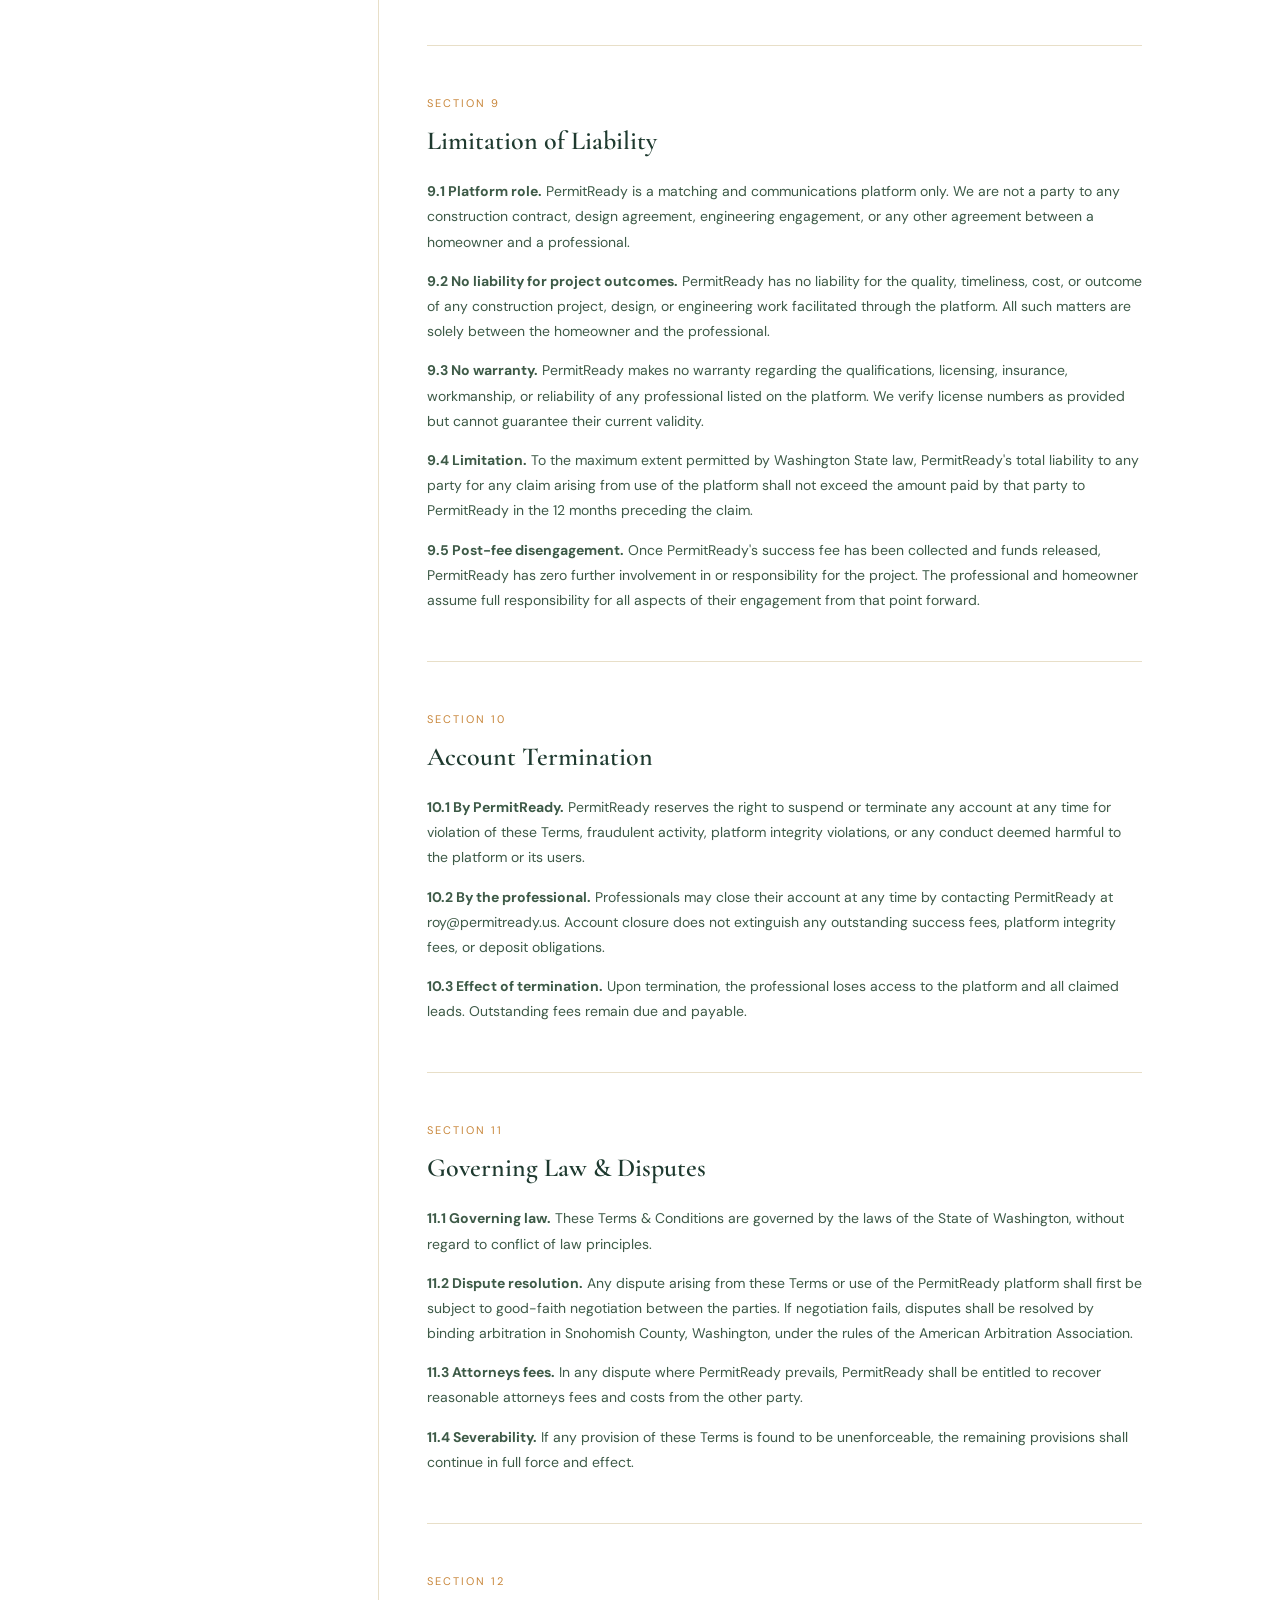
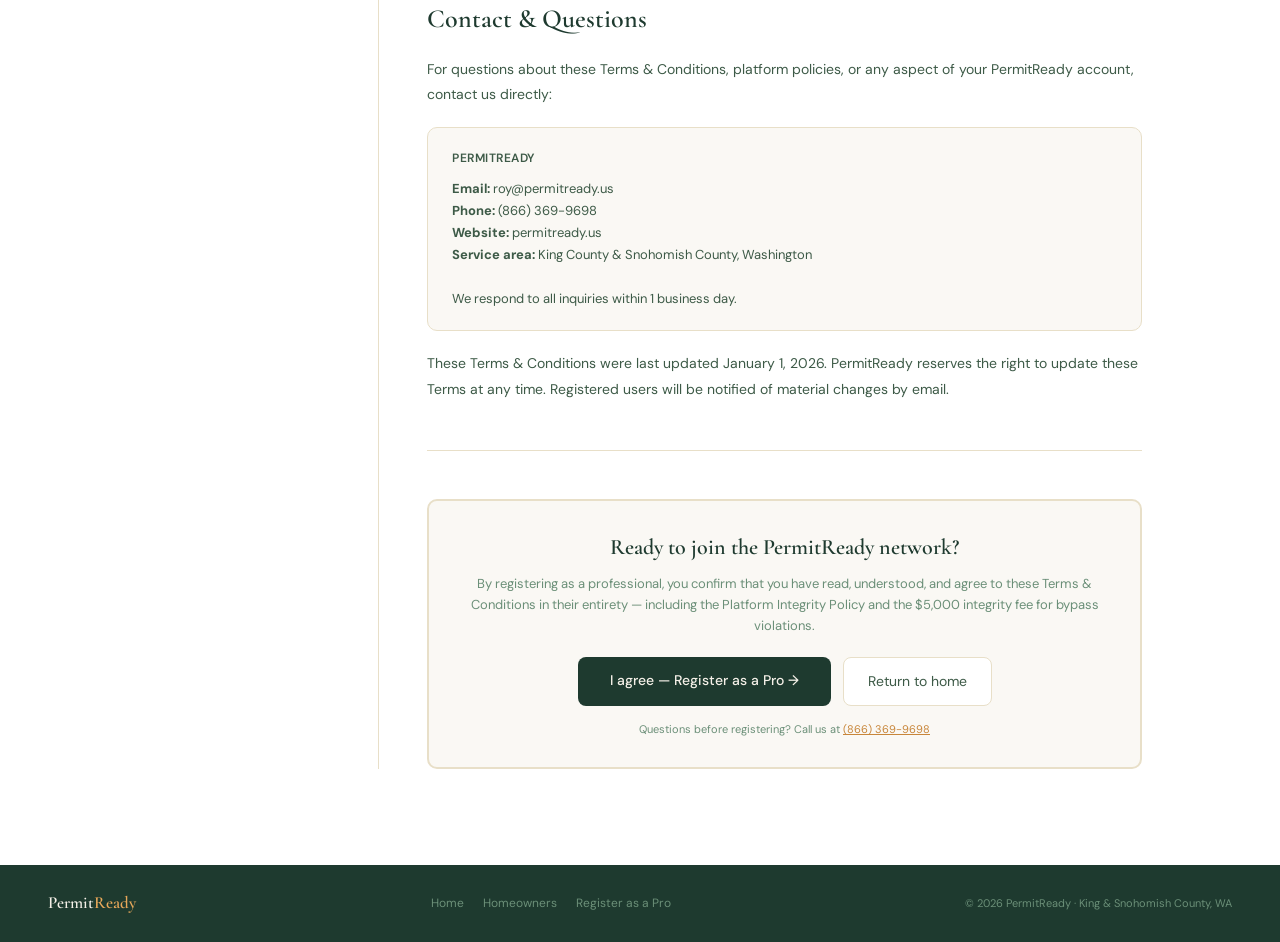
<file: terms.html>
<!DOCTYPE html>
<html lang="en">
<head>
<meta charset="UTF-8">
<link rel="icon" type="image/svg+xml" href="favicon.svg">
<meta name="viewport" content="width=device-width, initial-scale=1.0">
<title>Terms & Conditions — PermitReady</title>
<link href="https://fonts.googleapis.com/css2?family=Cormorant+Garamond:wght@500;600;700&family=DM+Sans:wght@300;400;500&display=swap" rel="stylesheet">
<style>
*,*::before,*::after{box-sizing:border-box;margin:0;padding:0}
:root{--forest:#1e3a2f;--moss:#4a7c59;--sage:#8ab39a;--cream:#f5f0e8;--sand:#e8dfc8;--warm:#faf8f4;--txt:#1a2820;--txtm:#3d5a47;--txtl:#6b8f78;--accent:#c8863a;--acl:#e8a85a;--border:#e8dfc8}
body{font-family:'DM Sans',sans-serif;background:#fff;color:var(--txt);line-height:1.7}
nav{background:var(--forest);padding:0 48px;display:flex;align-items:center;justify-content:space-between;height:64px}
.nav-logo{font-family:'Cormorant Garamond',serif;font-size:24px;font-weight:600;color:var(--cream);text-decoration:none}
.nav-logo span{color:var(--acl)}
.nav-link{font-size:13px;color:var(--sage);text-decoration:none}
.nav-link:hover{color:var(--cream)}
.hero{background:var(--forest);padding:48px;border-bottom:4px solid var(--accent)}
.hero-eye{font-size:11px;letter-spacing:2px;text-transform:uppercase;color:var(--acl);margin-bottom:10px}
.hero-title{font-family:'Cormorant Garamond',serif;font-size:clamp(28px,4vw,46px);font-weight:600;color:var(--cream);margin-bottom:10px}
.hero-sub{font-size:14px;color:var(--sage);max-width:600px;line-height:1.6}
.hero-meta{display:flex;gap:24px;margin-top:20px;flex-wrap:wrap}
.hero-meta-item{font-size:12px;color:var(--sage)}
.hero-meta-item strong{color:var(--acl)}
.layout{display:grid;grid-template-columns:240px 1fr;gap:0;max-width:1100px;margin:0 auto;padding:48px}
.toc{position:sticky;top:24px;height:fit-content}
.toc-title{font-size:11px;letter-spacing:1.5px;text-transform:uppercase;color:var(--txtl);margin-bottom:12px}
.toc-item{display:block;font-size:12px;color:var(--txtl);text-decoration:none;padding:5px 0;border-left:2px solid var(--border);padding-left:12px;transition:all .15s}
.toc-item:hover{color:var(--forest);border-left-color:var(--moss)}
.toc-item.active{color:var(--forest);border-left-color:var(--forest);font-weight:500}
.content{padding-left:48px;border-left:1px solid var(--border)}
.section{margin-bottom:48px;padding-bottom:48px;border-bottom:1px solid var(--border)}
.section:last-child{border-bottom:none}
.section-num{font-size:11px;letter-spacing:2px;text-transform:uppercase;color:var(--accent);margin-bottom:6px}
.section-title{font-family:'Cormorant Garamond',serif;font-size:26px;font-weight:600;color:var(--forest);margin-bottom:16px}
.section-body{font-size:14px;color:var(--txtm);line-height:1.8}
.section-body p{margin-bottom:14px}
.section-body p:last-child{margin-bottom:0}
.highlight-box{background:var(--warm);border:1px solid var(--border);border-radius:10px;padding:20px 24px;margin:20px 0}
.highlight-box.orange{background:#fff8f0;border-color:rgba(200,134,58,.3)}
.highlight-box.red{background:#fff0f0;border-color:rgba(231,76,60,.3)}
.highlight-box.green{background:#f0f9f4;border-color:rgba(74,124,89,.3)}
.highlight-title{font-size:12px;font-weight:600;letter-spacing:.5px;text-transform:uppercase;margin-bottom:8px}
.orange .highlight-title{color:var(--accent)}
.red .highlight-title{color:#e74c3c}
.green .highlight-title{color:var(--moss)}
.highlight-body{font-size:13px;color:var(--txtm);line-height:1.7}
.penalty-box{background:var(--forest);border-radius:10px;padding:24px 28px;margin:24px 0}
.penalty-label{font-size:11px;letter-spacing:2px;text-transform:uppercase;color:var(--sage);margin-bottom:6px}
.penalty-amount{font-family:'Cormorant Garamond',serif;font-size:36px;font-weight:600;color:var(--acl);margin-bottom:8px}
.penalty-desc{font-size:13px;color:var(--sage);line-height:1.7}
.fee-table{width:100%;border-collapse:collapse;margin:20px 0;font-size:13px}
.fee-table th{text-align:left;padding:10px 14px;background:var(--forest);color:var(--cream);font-weight:500;font-size:11px;letter-spacing:1px;text-transform:uppercase}
.fee-table td{padding:10px 14px;border-bottom:1px solid var(--border);color:var(--txtm)}
.fee-table tr:last-child td{border-bottom:none}
.fee-table tr:nth-child(even) td{background:var(--warm)}
.fee-val{font-weight:600;color:var(--forest);font-family:'Cormorant Garamond',serif;font-size:16px}
.sign-box{background:var(--warm);border:2px solid var(--border);border-radius:10px;padding:28px;margin-top:32px;text-align:center}
.sign-title{font-family:'Cormorant Garamond',serif;font-size:22px;font-weight:600;color:var(--forest);margin-bottom:8px}
.sign-sub{font-size:13px;color:var(--txtl);margin-bottom:20px;line-height:1.6}
.sign-btns{display:flex;gap:12px;justify-content:center;flex-wrap:wrap}
.btn-accept{padding:12px 32px;background:var(--forest);color:var(--cream);border:none;border-radius:8px;font-family:'DM Sans',sans-serif;font-size:14px;font-weight:500;cursor:pointer;text-decoration:none;display:inline-block;transition:all .2s}
.btn-accept:hover{background:var(--moss)}
.btn-decline{padding:12px 24px;background:white;color:var(--txtm);border:1.5px solid var(--border);border-radius:8px;font-family:'DM Sans',sans-serif;font-size:14px;cursor:pointer;text-decoration:none;display:inline-block}
.footer{background:var(--forest);padding:24px 48px;display:flex;align-items:center;justify-content:space-between;flex-wrap:wrap;gap:12px;margin-top:48px}
.footer-logo{font-family:'Cormorant Garamond',serif;font-size:17px;font-weight:600;color:var(--cream)}
.footer-logo span{color:var(--acl)}
.footer-copy{font-size:11px;color:var(--txtl)}
@media(max-width:768px){
  .layout{grid-template-columns:1fr;padding:24px}
  .toc{display:none}
  .content{padding-left:0;border-left:none}
  nav{padding:0 20px}
  .hero{padding:28px 20px}
}
.hamburger{display:none;background:none;border:none;cursor:pointer;padding:8px;flex-direction:column;gap:5px}.hamburger span{display:block;width:24px;height:2px;background:var(--cream)}.mobile-nav{display:none;position:absolute;top:64px;left:0;right:0;background:var(--forest);padding:20px}.mobile-nav a{display:block;padding:12px 0;color:var(--sage);text-decoration:none;font-size:14px}.mobile-nav .btn-nav{display:inline-block;margin-top:16px;width:100%}@media(max-width:768px){.nav-links{display:none}.hamburger{display:flex}.mobile-nav.open{display:block}nav{position:relative}}</style>
</head>
<body>

<nav>
  <a class="nav-logo" href="index.html">Permit<span>Ready</span></a>
  <a class="nav-link" href="index.html">← Back to home</a>
<button class="hamburger" onclick="document.getElementById('mobile-nav').classList.toggle('open')"><span></span><span></span><span></span></button><div class="mobile-nav" id="mobile-nav"><a href="index.html">Home</a><a href="about.html">About</a><a href="contact.html">Contact</a><a class="btn-nav" href="homeowner.html">Start My Project</a></div></nav>

<div class="hero">
  <div class="hero-eye">Legal Agreement</div>
  <h1 class="hero-title">Terms & Conditions</h1>
  <p class="hero-sub">This agreement governs your use of the PermitReady platform. Please read it carefully before registering as a professional or submitting a project as a homeowner.</p>
  <div class="hero-meta">
    <div class="hero-meta-item"><strong>Effective:</strong> January 1, 2026</div>
    <div class="hero-meta-item"><strong>Jurisdiction:</strong> State of Washington</div>
    <div class="hero-meta-item"><strong>Platform:</strong> permitready.us</div>
    <div class="hero-meta-item"><strong>Contact:</strong> roy@permitready.us · (866) 369-9698</div>
  </div>
</div>

<div class="layout">

  <div class="toc">
    <div class="toc-title">Contents</div>
    <a class="toc-item" href="#overview">1. Overview</a>
    <a class="toc-item" href="#homeowner">2. Homeowner Terms</a>
    <a class="toc-item" href="#pro">3. Professional Terms</a>
    <a class="toc-item" href="#deposit">4. Deposit & Escrow</a>
    <a class="toc-item" href="#fee">5. Success Fee</a>
    <a class="toc-item" href="#messaging">6. Messaging Policy</a>
    <a class="toc-item" href="#integrity">7. Platform Integrity</a>
    <a class="toc-item" href="#refund">8. Refund Policy</a>
    <a class="toc-item" href="#liability">9. Liability</a>
    <a class="toc-item" href="#termination">10. Termination</a>
    <a class="toc-item" href="#governing">11. Governing Law</a>
    <a class="toc-item" href="#contact">12. Contact</a>
  </div>

  <div class="content">

    <div class="section" id="overview">
      <div class="section-num">Section 1</div>
      <h2 class="section-title">Overview & Platform Description</h2>
      <div class="section-body">
        <p>PermitReady ("the Platform," "we," "us") is an online marketplace that connects homeowners planning construction projects with licensed professionals including general contractors, architects, interior designers, and structural engineers in King County and Snohomish County, Washington.</p>
        <p>PermitReady is not a contractor, architect, designer, or engineer. We do not perform construction work, design services, or engineering services. We are a matching and communications platform only.</p>
        <p>By registering for or using PermitReady, you agree to be bound by these Terms & Conditions in their entirety. If you do not agree, do not use the platform.</p>
        <div class="highlight-box">
          <div class="highlight-title">What PermitReady does</div>
          <div class="highlight-body">We review homeowner project briefs, match them with qualified professionals, facilitate secure communications between parties, and process the platform success fee through escrow when a project contract is signed. Once our fee is collected, PermitReady has no further involvement in or liability for the project.</div>
        </div>
      </div>
    </div>

    <div class="section" id="homeowner">
      <div class="section-num">Section 2</div>
      <h2 class="section-title">Homeowner Terms</h2>
      <div class="section-body">
        <p>Use of PermitReady is always free for homeowners. By submitting a project brief, you agree to the following:</p>
        <p><strong>2.1 Accuracy.</strong> The information you provide in your project brief — including project type, location, budget, and timeline — is accurate to the best of your knowledge. Materially false information may result in removal from the platform.</p>
        <p><strong>2.2 Intent.</strong> You are genuinely planning a construction project and are open to being contacted by vetted professionals matched to your project. You understand that professionals who claim your project have paid a $500 deposit to do so and are serious about your project.</p>
        <p><strong>2.3 Platform Agreement.</strong> By submitting a project brief, you agree to work through the PermitReady platform for all communications with matched professionals until PermitReady's success fee has been collected. You agree not to circumvent the platform by arranging a contract directly with a professional outside of PermitReady before the fee is paid.</p>
        <p><strong>2.4 No guarantee.</strong> PermitReady does not guarantee that a professional will claim your project, that any project will be completed, or that any professional will meet your expectations. We facilitate introductions only.</p>
        <div class="highlight-box green">
          <div class="highlight-title">Free for homeowners</div>
          <div class="highlight-body">PermitReady charges homeowners nothing — not to submit a project, not when a professional is matched, and not when a contract is signed. Our fee is paid by the professional on the platform.</div>
        </div>
      </div>
    </div>

    <div class="section" id="pro">
      <div class="section-num">Section 3</div>
      <h2 class="section-title">Professional Terms</h2>
      <div class="section-body">
        <p>By registering as a professional on PermitReady, you represent and warrant the following:</p>
        <p><strong>3.1 Licensing.</strong> You hold all required Washington State licenses for the services you offer. General contractors must hold a valid Washington State contractor license. Architects must hold a valid Washington State architecture license. Engineers must hold a valid Washington State PE license.</p>
        <p><strong>3.2 Insurance.</strong> You carry appropriate liability insurance for your profession and service area.</p>
        <p><strong>3.3 Good standing.</strong> You are in good standing with all relevant Washington State licensing boards and have no active disciplinary proceedings.</p>
        <p><strong>3.4 Accuracy.</strong> All information in your profile — including license numbers, years of experience, service area, and project types — is accurate and current. You agree to update your profile promptly if any information changes.</p>
        <p><strong>3.5 Professional conduct.</strong> You agree to conduct yourself professionally in all interactions with homeowners facilitated through the PermitReady platform.</p>
        <p><strong>3.6 Approval.</strong> Registration does not guarantee approval. PermitReady reserves the right to approve or deny any professional account at our sole discretion.</p>
      </div>
    </div>

    <div class="section" id="deposit">
      <div class="section-num">Section 4</div>
      <h2 class="section-title">Deposit & Escrow Policy</h2>
      <div class="section-body">
        <p>When a professional chooses to claim a project lead on PermitReady, the following deposit and escrow terms apply:</p>
        <p><strong>4.1 Deposit amount.</strong> A $500 deposit is required to claim any project lead. This deposit is collected at the time of claiming and held in PermitReady escrow.</p>
        <p><strong>4.2 Deposit credit.</strong> The $500 deposit is not an additional fee. It is credited in full against the PermitReady success fee when the project contract is signed. You pay the success fee minus $500.</p>
        <p><strong>4.3 Escrow.</strong> All deposits are held in PermitReady's escrow account and are not commingled with PermitReady's operating funds.</p>
        <p><strong>4.4 Contact release.</strong> Upon payment of the deposit, the homeowner's full contact information — including name, email address, and phone number — is released to the claiming professional immediately.</p>

        <div class="highlight-box orange">
          <div class="highlight-title">How the deposit works — example</div>
          <div class="highlight-body">
            You claim a lead and pay $500 deposit → held in escrow<br>
            You agree on a $250,000 contract with the homeowner<br>
            PermitReady success fee: $250,000 × 1.5% = $3,750<br>
            Less deposit credit: $3,750 − $500 = $3,250 balance due<br>
            Homeowner's first payment flows through escrow → $3,250 deducted → remainder released to you
          </div>
        </div>
      </div>
    </div>

    <div class="section" id="fee">
      <div class="section-num">Section 5</div>
      <h2 class="section-title">Success Fee Structure</h2>
      <div class="section-body">
        <p>PermitReady charges a success fee only when a signed contract results from a platform introduction. No contract, no fee.</p>

        <table class="fee-table">
          <tr><th>Item</th><th>Amount</th><th>When</th></tr>
          <tr><td>Deposit to claim lead</td><td class="fee-val">$500</td><td>At time of claiming</td></tr>
          <tr><td>Success fee</td><td class="fee-val">1.5%</td><td>Of total signed contract value</td></tr>
          <tr><td>Deposit credit</td><td class="fee-val">− $500</td><td>Applied at closing</td></tr>
          <tr><td>Refund if no deal</td><td class="fee-val">$500*</td><td>Upon approved refund request</td></tr>
        </table>
        <p style="font-size:12px;color:var(--txtl)">* Refund is net of payment processing fees. See Section 8.</p>

        <p><strong>5.1 Fee calculation.</strong> The success fee is calculated as 1.5% of the total signed contract value between the professional and the homeowner.</p>
        <p><strong>5.2 Payment through escrow.</strong> The homeowner's first project payment is routed through PermitReady's escrow account. PermitReady deducts the success fee (less the $500 deposit credit) and releases the remainder to the professional immediately.</p>
        <p><strong>5.3 Fee finality.</strong> Once PermitReady's fee has been collected and funds released to the professional, PermitReady has no further financial interest in the project and no liability for any aspect of the project's execution, completion, or outcome.</p>
        <p><strong>5.4 No ongoing fees.</strong> There are no monthly subscription fees, no listing fees, and no fees of any kind beyond the $500 deposit and 1.5% success fee described above.</p>
      </div>
    </div>

    <div class="section" id="messaging">
      <div class="section-num">Section 6</div>
      <h2 class="section-title">Messaging & Communications Policy</h2>
      <div class="section-body">
        <p><strong>6.1 Platform messaging required.</strong> From the moment a professional claims a lead until PermitReady's success fee is collected, all communications between the professional and the homeowner must be conducted through PermitReady's messaging system.</p>
        <p><strong>6.2 Thread ID tracking.</strong> Every project conversation is assigned a unique Thread ID (e.g., PR-0042-0018). All messages are logged with this Thread ID, timestamped, and archived. This record protects both parties and provides a complete project communication history.</p>
        <p><strong>6.3 Purpose of policy.</strong> The communications policy exists to protect homeowners, ensure professionals are compensated fairly for their work in winning a project, and maintain the integrity of the platform that both parties rely on.</p>
        <p><strong>6.4 After fee collection.</strong> Once PermitReady's fee has been collected, professionals and homeowners are free to communicate directly through any channel. PermitReady has no further involvement.</p>
        <p><strong>6.5 File sharing.</strong> Project documents, estimates, plans, drawings, and other files may be shared through the PermitReady messaging system. PermitReady is not responsible for the content, accuracy, or completeness of any files shared between parties.</p>
        <div class="highlight-box">
          <div class="highlight-title">Why this policy exists</div>
          <div class="highlight-body">PermitReady invests time and resources in sourcing, reviewing, and qualifying every homeowner project. The messaging policy ensures that professionals who benefit from this work compensate the platform fairly. It also protects homeowners by ensuring all early-stage communications are documented.</div>
        </div>
      </div>
    </div>

    <div class="section" id="integrity">
      <div class="section-num">Section 7</div>
      <h2 class="section-title">Platform Integrity Policy</h2>
      <div class="section-body">
        <p>PermitReady's value depends on all parties operating in good faith. The following conduct is strictly prohibited and subject to the Platform Integrity Fee described below.</p>
        <p><strong>7.1 Prohibited conduct.</strong> The following actions constitute a platform integrity violation:</p>
        <p>— Contacting a homeowner directly outside the PermitReady messaging system before the success fee is paid</p>
        <p>— Arranging or executing a construction contract with a homeowner introduced through PermitReady without paying the success fee</p>
        <p>— Deliberately structuring a transaction to avoid or reduce the PermitReady success fee</p>
        <p>— Sharing homeowner contact information obtained through PermitReady with any third party</p>
        <p>— Creating multiple accounts to circumvent platform policies</p>

        <div class="penalty-box">
          <div class="penalty-label">Platform Integrity Fee</div>
          <div class="penalty-amount">$5,000</div>
          <div class="penalty-desc">Any professional found to have intentionally circumvented PermitReady — by contacting a homeowner outside the platform, arranging a private contract to avoid the success fee, or taking any deliberate action designed to go around PermitReady after claiming a project — is subject to a $5,000 Platform Integrity Fee, in addition to any success fee owed.<br><br>This fee does not apply to honest communication errors or misunderstandings. It applies solely to deliberate, bad-faith attempts to deprive PermitReady of its earned fee. Disputes are resolved under Section 11.</div>
        </div>

        <p><strong>7.2 Detection.</strong> PermitReady monitors platform activity and reserves the right to investigate suspected integrity violations. By using the platform, professionals consent to this monitoring.</p>
        <p><strong>7.3 Evidence.</strong> All platform messages, timestamps, login records, and deposit records are maintained and may be used as evidence in any dispute or legal proceeding related to a platform integrity violation.</p>
        <p><strong>7.4 Account termination.</strong> In addition to the Platform Integrity Fee, professionals who commit integrity violations will have their accounts permanently terminated and will be ineligible to re-register.</p>
      </div>
    </div>

    <div class="section" id="refund">
      <div class="section-num">Section 8</div>
      <h2 class="section-title">Refund Policy</h2>
      <div class="section-body">
        <p><strong>8.1 Refund eligibility.</strong> A professional who has claimed a project lead is eligible for a refund of their $500 deposit if no signed contract results from the introduction.</p>
        <p><strong>8.2 Refund process.</strong> To request a refund, the professional submits a refund request through the PermitReady dashboard. PermitReady reviews and processes approved refunds within 1-2 business days.</p>
        <p><strong>8.3 Processing fees.</strong> Refunds are issued for the full $500 deposit less payment processing fees charged by the payment processor (typically $5-15). These fees are not charged by PermitReady — they are charged by the payment network and are non-recoverable.</p>
        <p><strong>8.4 Platform credit.</strong> The payment processing fee amount is issued as a platform credit on the professional's PermitReady account. This credit is automatically applied to the deposit on the next lead claimed, ensuring professionals never permanently lose money on a failed deal.</p>
        <p><strong>8.5 No time limit.</strong> There is no time limit on refund requests. A professional may request a refund at any time after determining that a project will not result in a signed contract.</p>
        <p><strong>8.6 Ineligibility.</strong> Refunds are not available if the professional has already been paid under the escrow process (i.e., the project was won and the success fee was collected). Refunds are also not available if a Platform Integrity Fee has been assessed against the professional's account.</p>
        <div class="highlight-box green">
          <div class="highlight-title">The credit guarantee</div>
          <div class="highlight-body">PermitReady commits to issuing a platform credit equal to any payment processing fees deducted from refunds. You will never permanently lose money on a deal that doesn't close.</div>
        </div>
      </div>
    </div>

    <div class="section" id="liability">
      <div class="section-num">Section 9</div>
      <h2 class="section-title">Limitation of Liability</h2>
      <div class="section-body">
        <p><strong>9.1 Platform role.</strong> PermitReady is a matching and communications platform only. We are not a party to any construction contract, design agreement, engineering engagement, or any other agreement between a homeowner and a professional.</p>
        <p><strong>9.2 No liability for project outcomes.</strong> PermitReady has no liability for the quality, timeliness, cost, or outcome of any construction project, design, or engineering work facilitated through the platform. All such matters are solely between the homeowner and the professional.</p>
        <p><strong>9.3 No warranty.</strong> PermitReady makes no warranty regarding the qualifications, licensing, insurance, workmanship, or reliability of any professional listed on the platform. We verify license numbers as provided but cannot guarantee their current validity.</p>
        <p><strong>9.4 Limitation.</strong> To the maximum extent permitted by Washington State law, PermitReady's total liability to any party for any claim arising from use of the platform shall not exceed the amount paid by that party to PermitReady in the 12 months preceding the claim.</p>
        <p><strong>9.5 Post-fee disengagement.</strong> Once PermitReady's success fee has been collected and funds released, PermitReady has zero further involvement in or responsibility for the project. The professional and homeowner assume full responsibility for all aspects of their engagement from that point forward.</p>
      </div>
    </div>

    <div class="section" id="termination">
      <div class="section-num">Section 10</div>
      <h2 class="section-title">Account Termination</h2>
      <div class="section-body">
        <p><strong>10.1 By PermitReady.</strong> PermitReady reserves the right to suspend or terminate any account at any time for violation of these Terms, fraudulent activity, platform integrity violations, or any conduct deemed harmful to the platform or its users.</p>
        <p><strong>10.2 By the professional.</strong> Professionals may close their account at any time by contacting PermitReady at roy@permitready.us. Account closure does not extinguish any outstanding success fees, platform integrity fees, or deposit obligations.</p>
        <p><strong>10.3 Effect of termination.</strong> Upon termination, the professional loses access to the platform and all claimed leads. Outstanding fees remain due and payable.</p>
      </div>
    </div>

    <div class="section" id="governing">
      <div class="section-num">Section 11</div>
      <h2 class="section-title">Governing Law & Disputes</h2>
      <div class="section-body">
        <p><strong>11.1 Governing law.</strong> These Terms & Conditions are governed by the laws of the State of Washington, without regard to conflict of law principles.</p>
        <p><strong>11.2 Dispute resolution.</strong> Any dispute arising from these Terms or use of the PermitReady platform shall first be subject to good-faith negotiation between the parties. If negotiation fails, disputes shall be resolved by binding arbitration in Snohomish County, Washington, under the rules of the American Arbitration Association.</p>
        <p><strong>11.3 Attorneys fees.</strong> In any dispute where PermitReady prevails, PermitReady shall be entitled to recover reasonable attorneys fees and costs from the other party.</p>
        <p><strong>11.4 Severability.</strong> If any provision of these Terms is found to be unenforceable, the remaining provisions shall continue in full force and effect.</p>
      </div>
    </div>

    <div class="section" id="contact">
      <div class="section-num">Section 12</div>
      <h2 class="section-title">Contact & Questions</h2>
      <div class="section-body">
        <p>For questions about these Terms & Conditions, platform policies, or any aspect of your PermitReady account, contact us directly:</p>
        <div class="highlight-box">
          <div class="highlight-title">PermitReady</div>
          <div class="highlight-body">
            <strong>Email:</strong> roy@permitready.us<br>
            <strong>Phone:</strong> (866) 369-9698<br>
            <strong>Website:</strong> permitready.us<br>
            <strong>Service area:</strong> King County & Snohomish County, Washington<br><br>
            We respond to all inquiries within 1 business day.
          </div>
        </div>
        <p>These Terms & Conditions were last updated January 1, 2026. PermitReady reserves the right to update these Terms at any time. Registered users will be notified of material changes by email.</p>
      </div>
    </div>

    <div class="sign-box">
      <div class="sign-title">Ready to join the PermitReady network?</div>
      <div class="sign-sub">By registering as a professional, you confirm that you have read, understood, and agree to these Terms & Conditions in their entirety — including the Platform Integrity Policy and the $5,000 integrity fee for bypass violations.</div>
      <div class="sign-btns">
        <a class="btn-accept" href="register.html">I agree — Register as a Pro →</a>
        <a class="btn-decline" href="index.html">Return to home</a>
      </div>
      <div style="font-size:11px;color:var(--txtl);margin-top:14px">Questions before registering? Call us at <a href="tel:8663699698" style="color:var(--accent)">(866) 369-9698</a></div>
    </div>

  </div>
</div>

<footer class="footer">
  <div class="footer-logo">Permit<span>Ready</span></div>
  <div style="font-size:12px;color:var(--txtl)">
    <a href="index.html" style="color:var(--txtl);text-decoration:none;margin-right:16px">Home</a>
    <a href="homeowner.html" style="color:var(--txtl);text-decoration:none;margin-right:16px">Homeowners</a>
    <a href="register.html" style="color:var(--txtl);text-decoration:none">Register as a Pro</a>
  </div>
  <div class="footer-copy">© 2026 PermitReady · King & Snohomish County, WA</div>
</footer>

</body>
</html>
</file>
<file: assets/style.css>
*,*::before,*::after{box-sizing:border-box;margin:0;padding:0}
:root{
  --forest:#1e3a2f;--forest-mid:#2d5441;--moss:#4a7c59;--sage:#8ab39a;
  --cream:#f5f0e8;--sand:#e8dfc8;--warm:#faf8f4;
  --txt:#1a2820;--txtm:#3d5a47;--txtl:#6b8f78;
  --accent:#c8863a;--acl:#e8a85a;--border:#e8dfc8;
}
body{font-family:'DM Sans',sans-serif;background:var(--warm);color:var(--txt);margin:0}
.nav{background:var(--forest);padding:0 40px;display:flex;align-items:center;justify-content:space-between;height:60px}
.nav-logo{font-family:'Cormorant Garamond',serif;font-size:22px;font-weight:600;color:var(--cream)}
.nav-logo span{color:var(--acl)}
.nav-links{display:flex;gap:20px;align-items:center}
.nav-link{font-size:13px;color:var(--sage);text-decoration:none;transition:color .15s}
.nav-link:hover{color:var(--cream)}
.btn{padding:10px 22px;border-radius:7px;font-family:'DM Sans',sans-serif;font-size:13px;font-weight:500;cursor:pointer;border:none;text-decoration:none;display:inline-block;transition:all .2s}
.btn-primary{background:var(--accent);color:#fff}
.btn-primary:hover{background:var(--acl);color:var(--forest)}
.btn-forest{background:var(--forest);color:var(--cream)}
.btn-forest:hover{background:var(--forest-mid)}
.btn-outline{background:transparent;color:var(--txtm);border:1.5px solid var(--border)}
.btn-outline:hover{border-color:var(--moss);color:var(--forest)}
.phone-bar{background:var(--accent);padding:12px 40px;text-align:center;font-size:13px;color:#fff}
.phone-bar a{color:#fff;font-weight:500;text-decoration:none}
</file>
